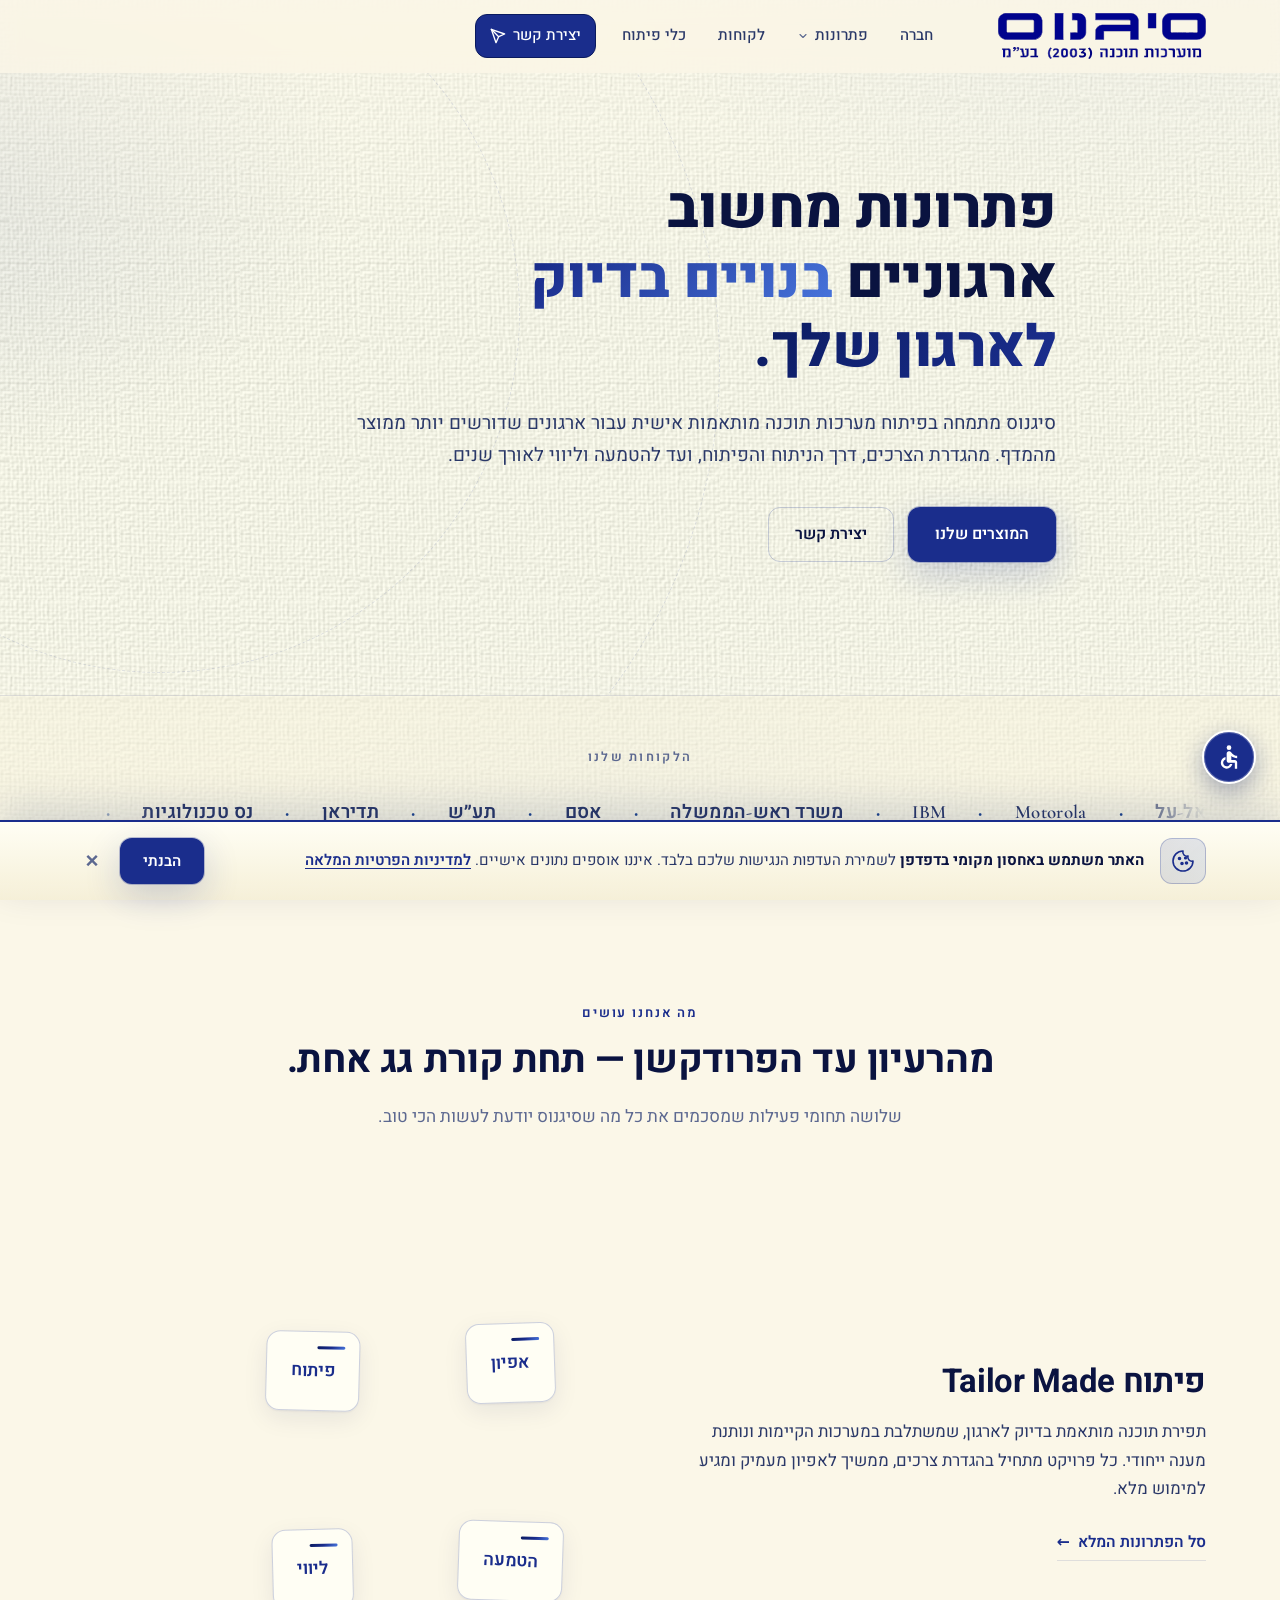
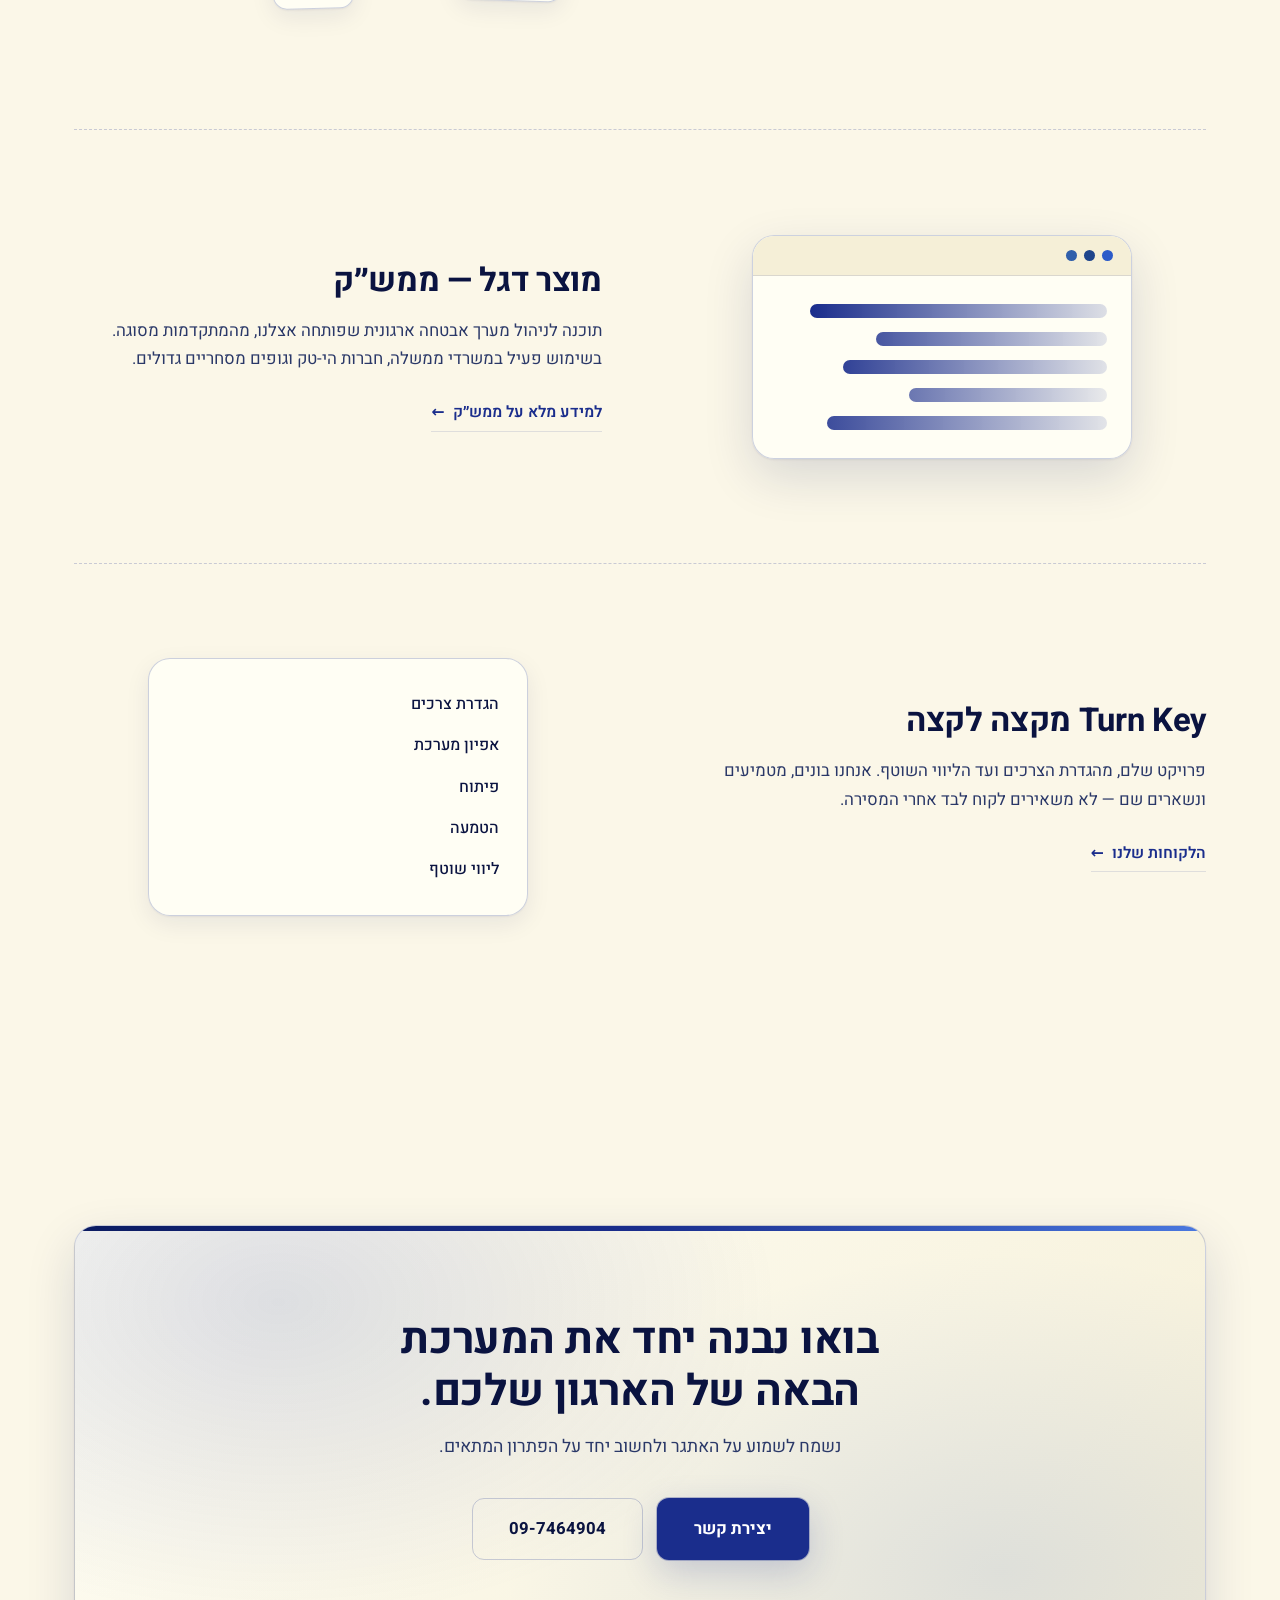
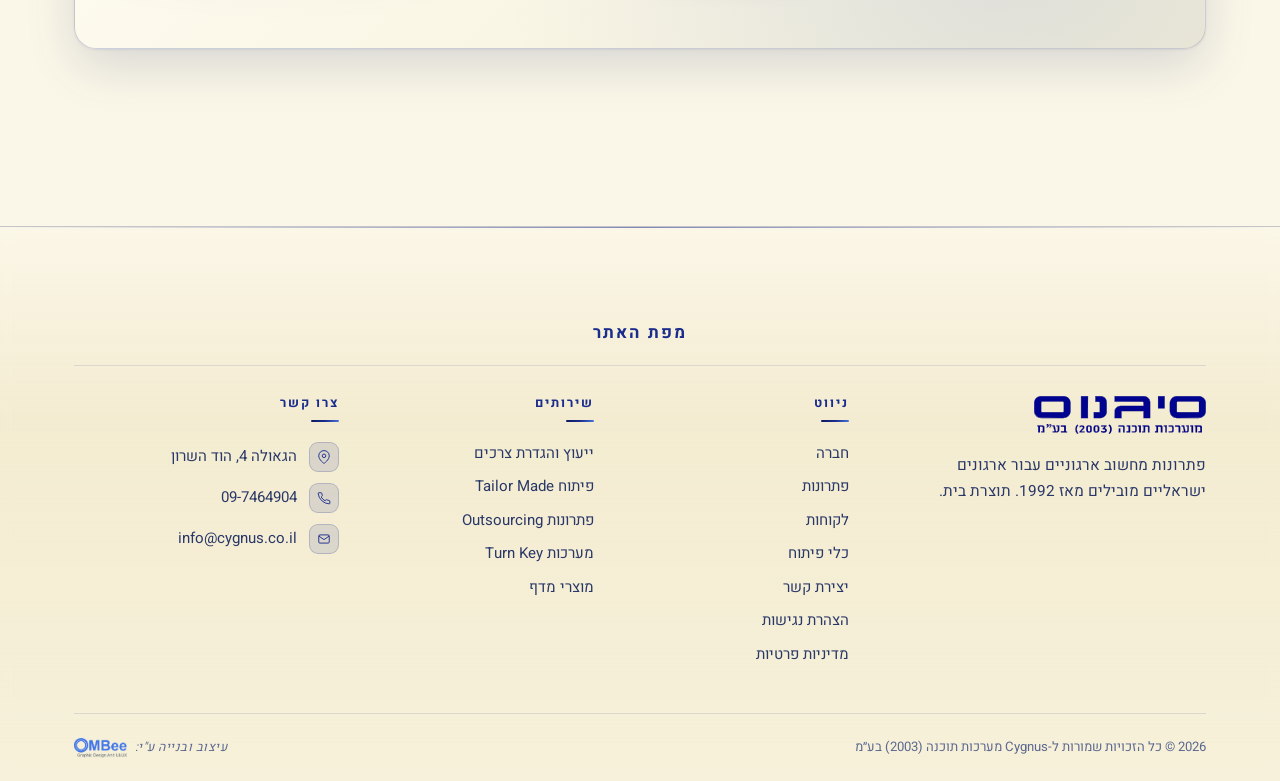
<file: index.html>
<!DOCTYPE html>
<html lang="he" dir="rtl">
<head>
  <meta charset="UTF-8">
  <meta name="viewport" content="width=device-width, initial-scale=1.0">
  <title>סיגנוס מערכות תוכנה (2003) בע״מ</title>
  <meta name="description" content="סיגנוס מערכות תוכנה — בית תוכנה ישראלי משנת 1992, פתרונות מחשוב ארגוניים, פיתוח Tailor Made ומוצרי מדף לארגונים מובילים בישראל.">
  <link rel="icon" type="image/png" href="images/cygnus_icon.png">
  <link rel="preconnect" href="https://fonts.googleapis.com">
  <link rel="preconnect" href="https://fonts.gstatic.com" crossorigin>
  <link href="https://fonts.googleapis.com/css2?family=Heebo:wght@300;400;500;600;700;800;900&family=Assistant:wght@400;600;700&family=Cormorant+Garamond:wght@400;500;600;700&display=swap" rel="stylesheet">
  <link rel="stylesheet" href="styles.css">
</head>
<body>

  <header class="site-header" id="siteHeader">
    <div class="container nav-wrap">
      <a href="index.html" class="brand" aria-label="סיגנוס מערכות תוכנה - דף הבית">
        <img src="images/Cygnus_Logo.svg" alt="סיגנוס מערכות תוכנה (2003) בע״מ" class="brand-logo">
      </a>
      <nav class="primary-nav" aria-label="ניווט ראשי">
        <a href="about.html">חברה</a>
        <div class="nav-dropdown">
          <a href="products.html" class="nav-dropdown-link">פתרונות<svg class="nav-chevron" viewBox="0 0 24 24" fill="none" stroke="currentColor" stroke-width="2.2" stroke-linecap="round" stroke-linejoin="round" aria-hidden="true"><path d="M6 9l6 6 6-6"/></svg></a>
          <ul class="nav-dropdown-menu" role="menu">
            <li><a href="products.html#consulting"><span class="nd-num">01</span><span>ייעוץ והגדרת צרכים</span></a></li>
            <li><a href="products.html#analysis"><span class="nd-num">02</span><span>ניתוח מערכת</span></a></li>
            <li><a href="products.html#tailor"><span class="nd-num">03</span><span>פיתוח Tailor Made</span></a></li>
            <li><a href="products.html#outsourcing"><span class="nd-num">04</span><span>פתרונות Outsourcing</span></a></li>
            <li><a href="products.html#turnkey"><span class="nd-num">05</span><span>מערכות Turn Key</span></a></li>
            <li><a href="products.html#mamshak"><span class="nd-num">06</span><span>מוצרי מדף — ממש”ק</span></a></li>
          </ul>
        </div>
        <a href="customers.html">לקוחות</a>
        <a href="tech.html">כלי פיתוח</a>
        <a href="contact.html" class="cta-link">יצירת קשר<svg class="btn-plane" viewBox="0 0 24 24" fill="none" stroke="currentColor" stroke-width="2" stroke-linecap="round" stroke-linejoin="round" aria-hidden="true"><path d="M22 2L11 13"/><path d="M22 2l-7 20-4-9-9-4 20-7z"/></svg></a>
      </nav>
      <button class="nav-toggle" aria-label="פתיחת תפריט" aria-expanded="false"><span></span><span></span><span></span></button>
    </div>
  </header>

  <!-- HERO with medallion -->
  <section class="hero hero-grid-section" id="top">
    <div class="hero-bg" aria-hidden="true">
      <div class="orbit orbit-1"></div>
      <div class="orbit orbit-2"></div>
    </div>

    <div class="container hero-content">
      <h1>פתרונות מחשוב<br>ארגוניים <span class="grad-text">בנויים בדיוק<br>לארגון שלך.</span></h1>
      <p class="lede">
        סיגנוס מתמחה בפיתוח מערכות תוכנה מותאמות אישית עבור ארגונים שדורשים יותר ממוצר מהמדף.
        מהגדרת הצרכים, דרך הניתוח והפיתוח, ועד להטמעה וליווי לאורך שנים.
      </p>
      <div class="hero-ctas">
        <a href="about.html" class="btn btn-primary">המוצרים שלנו</a>
        <a href="contact.html" class="btn btn-ghost">יצירת קשר</a>
      </div>
    </div>
  </section>

  <!-- Trusted by -->
  <section class="trusted-band">
    <div class="container">
      <p class="trusted-label">הלקוחות שלנו</p>
      <div class="marquee" aria-label="לקוחות מובילים">
        <ul class="marquee-track">
          <li>אל-על</li><li aria-hidden="true">·</li>
          <li>Motorola</li><li aria-hidden="true">·</li>
          <li>IBM</li><li aria-hidden="true">·</li>
          <li>משרד ראש-הממשלה</li><li aria-hidden="true">·</li>
          <li>אסם</li><li aria-hidden="true">·</li>
          <li>תע״ש</li><li aria-hidden="true">·</li>
          <li>תדיראן</li><li aria-hidden="true">·</li>
          <li>נס טכנולוגיות</li><li aria-hidden="true">·</li>
          <li>אורבוטק</li><li aria-hidden="true">·</li>
          <li>בינת</li><li aria-hidden="true">·</li>
          <li>לופטהנזה</li><li aria-hidden="true">·</li>
          <li aria-hidden="true">אל-על</li><li aria-hidden="true">·</li>
          <li aria-hidden="true">Motorola</li><li aria-hidden="true">·</li>
          <li aria-hidden="true">IBM</li><li aria-hidden="true">·</li>
          <li aria-hidden="true">משרד ראש-הממשלה</li><li aria-hidden="true">·</li>
          <li aria-hidden="true">אסם</li><li aria-hidden="true">·</li>
          <li aria-hidden="true">תע״ש</li><li aria-hidden="true">·</li>
          <li aria-hidden="true">תדיראן</li><li aria-hidden="true">·</li>
          <li aria-hidden="true">נס טכנולוגיות</li><li aria-hidden="true">·</li>
          <li aria-hidden="true">אורבוטק</li><li aria-hidden="true">·</li>
          <li aria-hidden="true">בינת</li><li aria-hidden="true">·</li>
          <li aria-hidden="true">לופטהנזה</li><li aria-hidden="true">·</li>
        </ul>
      </div>
    </div>
  </section>

  <!-- What we do — alternating feature rows -->
  <section class="section feature-stack">
    <div class="container">
      <div class="section-head center">
        <p class="section-label">מה אנחנו עושים</p>
        <h2>מהרעיון עד הפרודקשן — תחת קורת גג אחת.</h2>
        <p class="section-sub">שלושה תחומי פעילות שמסכמים את כל מה שסיגנוס יודעת לעשות הכי טוב.</p>
      </div>

      <div class="feature-row">
        <div class="feature-text">
          <span class="feature-num">01</span>
          <h3>פיתוח Tailor Made</h3>
          <p>תפירת תוכנה מותאמת בדיוק לארגון, שמשתלבת במערכות הקיימות ונותנת מענה ייחודי. כל פרויקט מתחיל בהגדרת צרכים, ממשיך לאפיון מעמיק ומגיע למימוש מלא.</p>
          <a href="about.html" class="feature-link">סל הפתרונות המלא <span aria-hidden="true">←</span></a>
        </div>
        <div class="feature-visual feature-visual-01" aria-hidden="true">
          <div class="fv-card fv-card-1"><span>אפיון</span></div>
          <div class="fv-card fv-card-2"><span>פיתוח</span></div>
          <div class="fv-card fv-card-3"><span>הטמעה</span></div>
          <div class="fv-card fv-card-4"><span>ליווי</span></div>
        </div>
      </div>

      <div class="feature-row reverse">
        <div class="feature-text">
          <span class="feature-num">02</span>
          <h3>מוצר דגל — ממש״ק</h3>
          <p>תוכנה לניהול מערך אבטחה ארגונית שפותחה אצלנו, מהמתקדמות מסוגה. בשימוש פעיל במשרדי ממשלה, חברות הי-טק וגופים מסחריים גדולים.</p>
          <a href="products.html" class="feature-link">למידע מלא על ממש״ק <span aria-hidden="true">←</span></a>
        </div>
        <div class="feature-visual feature-visual-02" aria-hidden="true">
          <div class="fv-product">
            <div class="fv-product-head">
              <span class="fv-dot"></span><span class="fv-dot"></span><span class="fv-dot"></span>
            </div>
            <div class="fv-product-body">
              <div class="fv-bar w-90"></div>
              <div class="fv-bar w-70"></div>
              <div class="fv-bar w-80"></div>
              <div class="fv-bar w-60"></div>
              <div class="fv-bar w-85"></div>
            </div>
          </div>
        </div>
      </div>

      <div class="feature-row">
        <div class="feature-text">
          <span class="feature-num">03</span>
          <h3>Turn Key מקצה לקצה</h3>
          <p>פרויקט שלם, מהגדרת הצרכים ועד הליווי השוטף. אנחנו בונים, מטמיעים ונשארים שם — לא משאירים לקוח לבד אחרי המסירה.</p>
          <a href="customers.html" class="feature-link">הלקוחות שלנו <span aria-hidden="true">←</span></a>
        </div>
        <div class="feature-visual feature-visual-03" aria-hidden="true">
          <ol class="fv-timeline">
            <li><span class="fv-step">1</span><span>הגדרת צרכים</span></li>
            <li><span class="fv-step">2</span><span>אפיון מערכת</span></li>
            <li><span class="fv-step">3</span><span>פיתוח</span></li>
            <li><span class="fv-step">4</span><span>הטמעה</span></li>
            <li><span class="fv-step">5</span><span>ליווי שוטף</span></li>
          </ol>
        </div>
      </div>
    </div>
  </section>

  <!-- Big final CTA -->
  <section class="section big-cta">
    <div class="container">
      <div class="big-cta-wrap">
        <div class="big-cta-decor" aria-hidden="true"></div>
        <h2>בואו נבנה יחד את המערכת<br>הבאה של הארגון שלכם.</h2>
        <p class="big-cta-lede">נשמח לשמוע על האתגר ולחשוב יחד על הפתרון המתאים.</p>
        <div class="big-cta-actions">
          <a href="contact.html" class="btn btn-primary btn-lg">יצירת קשר</a>
          <a href="tel:+97297464904" class="btn btn-ghost btn-lg">09-7464904</a>
        </div>
      </div>
    </div>
  </section>

  <!-- Rich Footer -->
  <footer class="site-footer rich-footer">
    <div class="container">
      <div class="footer-sitemap">
        <h4>מפת האתר</h4>
      </div>
      <div class="footer-main">

        <div class="footer-brand-col">
          <a href="index.html" class="footer-brand-link">
            <img src="images/Cygnus_Logo.svg" alt="סיגנוס מערכות תוכנה (2003) בע״מ" class="brand-logo">
          </a>
          <p class="footer-tag">פתרונות מחשוב ארגוניים עבור ארגונים ישראליים מובילים מאז 1992. תוצרת בית.</p>
          
        </div>

        <div class="footer-col">
          <h4>ניווט</h4>
          <ul>
            <li><a href="about.html">חברה</a></li>
            <li><a href="products.html">פתרונות</a></li>
            <li><a href="customers.html">לקוחות</a></li>
            <li><a href="tech.html">כלי פיתוח</a></li>
            <li><a href="contact.html">יצירת קשר</a></li>
            <li><a href="accessibility.html">הצהרת נגישות</a></li>
            <li><a href="privacy.html">מדיניות פרטיות</a></li>
          </ul>
        </div>

        <div class="footer-col">
          <h4>שירותים</h4>
          <ul>
            <li>ייעוץ והגדרת צרכים</li>
            <li>פיתוח Tailor Made</li>
            <li>פתרונות Outsourcing</li>
            <li>מערכות Turn Key</li>
            <li>מוצרי מדף</li>
          </ul>
        </div>

        <div class="footer-col">
          <h4>צרו קשר</h4>
          <ul class="footer-contact">
            <li>
              <span class="fc-icon" aria-hidden="true">
                <svg viewBox="0 0 24 24" fill="none" stroke="currentColor" stroke-width="1.6"><path d="M21 10c0 7-9 13-9 13S3 17 3 10a9 9 0 1118 0z"/><circle cx="12" cy="10" r="3"/></svg>
              </span>
              הגאולה 4, הוד השרון
            </li>
            <li>
              <span class="fc-icon" aria-hidden="true">
                <svg viewBox="0 0 24 24" fill="none" stroke="currentColor" stroke-width="1.6"><path d="M22 16.92V21a1 1 0 01-1.09 1A19.9 19.9 0 012 4.09 1 1 0 013 3h4.09a1 1 0 011 .75l1 4a1 1 0 01-.27 1L7.21 10.21a16 16 0 006.58 6.58l1.46-1.46a1 1 0 011-.27l4 1a1 1 0 01.75 1z"/></svg>
              </span>
              <a href="tel:+97297464904">09-7464904</a>
            </li>
            <li>
              <span class="fc-icon" aria-hidden="true">
                <svg viewBox="0 0 24 24" fill="none" stroke="currentColor" stroke-width="1.6"><rect x="3" y="5" width="18" height="14" rx="2"/><path d="M3 7l9 6 9-6"/></svg>
              </span>
              <a href="mailto:info@cygnus.co.il">info@cygnus.co.il</a>
            </li>
          </ul>
        </div>

      </div>

      <div class="footer-bottom">
        <p class="footer-copy"><span dir="ltr">© <span id="year">2026</span></span> כל הזכויות שמורות ל-Cygnus מערכות תוכנה (2003) בע״מ</p>
        <p class="footer-mini"><span>עיצוב ובנייה ע"י:</span> <a href="https://ombee.co.il" target="_blank" rel="noopener" class="ombee-link"><img src="images/ombee-logo.png" alt="OMBee" class="ombee-logo"></a></p>
      </div>
    </div>
  </footer>

  <!-- תפריט נגישות -->
  <div class="a11y-widget" id="a11yWidget">
    <button class="a11y-toggle" id="a11yToggle" aria-label="פתיחת תפריט נגישות" aria-expanded="false" aria-controls="a11yPanel" type="button">
      <svg viewBox="0 0 24 24" fill="currentColor" aria-hidden="true">
        <circle cx="12" cy="4" r="2"/>
        <path d="M19 13v-2c-1.54.02-3.09-.75-4.07-1.83l-1.29-1.43c-.17-.19-.38-.34-.61-.45-.01 0-.01-.01-.02-.01H13c-.35-.2-.75-.3-1.18-.26C10.79 7.13 10 8.04 10 9.09V15c0 1.1.9 2 2 2h5v5h2v-5.5c0-1.1-.9-2-2-2h-3v-3.45c1.29 1.07 3.25 1.94 5 1.95zm-6.17 5c-.41 1.16-1.52 2-2.83 2-1.66 0-3-1.34-3-3 0-1.31.84-2.41 2-2.83V12.1c-2.28.46-4 2.48-4 4.9 0 2.76 2.24 5 5 5 2.42 0 4.44-1.72 4.9-4h-2.07z"/>
      </svg>
    </button>

    <div class="a11y-panel" id="a11yPanel" role="dialog" aria-label="תפריט נגישות" aria-modal="false">
      <div class="a11y-head">
        <h3>תפריט נגישות</h3>
        <button class="a11y-close" id="a11yClose" aria-label="סגירת תפריט נגישות" type="button">×</button>
      </div>


      <div class="a11y-grid">
        <button class="a11y-cell" data-acc="links" type="button" aria-pressed="false">
          <svg viewBox="0 0 24 24" fill="none" stroke="currentColor" stroke-width="1.7" stroke-linecap="round" stroke-linejoin="round" aria-hidden="true">
            <path d="M10 13a5 5 0 0 0 7.54.54l3-3a5 5 0 0 0-7.07-7.07l-1.72 1.71"/>
            <path d="M14 11a5 5 0 0 0-7.54-.54l-3 3a5 5 0 0 0 7.07 7.07l1.71-1.71"/>
          </svg>
          <span>הדגשת קישורים</span>
        </button>
        <button class="a11y-cell" data-acc="contrast" type="button" aria-pressed="false">
          <svg viewBox="0 0 24 24" aria-hidden="true">
            <circle cx="12" cy="12" r="9.5" fill="none" stroke="currentColor" stroke-width="1.7"/>
            <path d="M12 2.5v19a9.5 9.5 0 0 0 0-19z" fill="currentColor"/>
          </svg>
          <span>+ ניגודיות</span>
        </button>
        <button class="a11y-cell" data-acc="spacing" type="button" aria-pressed="false">
          <svg viewBox="0 0 24 24" fill="none" stroke="currentColor" stroke-width="1.7" stroke-linecap="round" stroke-linejoin="round" aria-hidden="true">
            <path d="M4 12h16" stroke-dasharray="2 2"/>
            <path d="M4 12l4-4M4 12l4 4"/>
            <path d="M20 12l-4-4M20 12l-4 4"/>
          </svg>
          <span>ריווח טקסט</span>
        </button>
        <button class="a11y-cell" data-acc="big-text" type="button" aria-pressed="false">
          <svg viewBox="0 0 24 24" aria-hidden="true">
            <text x="12" y="17" text-anchor="middle" font-family="Heebo, sans-serif" font-size="16" font-weight="800" fill="currentColor">TT</text>
          </svg>
          <span>טקסט גדול</span>
        </button>
        <button class="a11y-cell" data-acc="hide-images" type="button" aria-pressed="false">
          <svg viewBox="0 0 24 24" fill="none" stroke="currentColor" stroke-width="1.7" stroke-linecap="round" stroke-linejoin="round" aria-hidden="true">
            <rect x="3" y="3" width="18" height="18" rx="2"/>
            <circle cx="8.5" cy="8.5" r="1.5" fill="currentColor"/>
            <path d="M21 15l-5-5-9 9"/>
            <line x1="3" y1="3" x2="21" y2="21" stroke-width="2"/>
          </svg>
          <span>הסתרת תמונות</span>
        </button>
        <button class="a11y-cell" data-acc="no-anim" type="button" aria-pressed="false">
          <svg viewBox="0 0 24 24" fill="none" stroke="currentColor" stroke-width="1.8" stroke-linecap="round" aria-hidden="true">
            <line x1="9" y1="5" x2="9" y2="19" stroke-dasharray="3 2"/>
            <line x1="15" y1="5" x2="15" y2="19" stroke-dasharray="3 2"/>
          </svg>
          <span>ביטול הנפשות</span>
        </button>
        <button class="a11y-cell" data-acc="cursor" type="button" aria-pressed="false">
          <svg viewBox="0 0 24 24" fill="none" stroke="currentColor" stroke-width="1.7" stroke-linecap="round" stroke-linejoin="round" aria-hidden="true">
            <path d="M5 3l7 18 3-7 7-3z"/>
          </svg>
          <span>סמן</span>
        </button>
        <button class="a11y-cell" data-acc="dyslexia" type="button" aria-pressed="false">
          <svg viewBox="0 0 24 24" aria-hidden="true">
            <text x="12" y="17" text-anchor="middle" font-family="Heebo, sans-serif" font-size="14" font-weight="700" fill="currentColor">Df</text>
          </svg>
          <span>תמיכה בדיסלקסיה</span>
        </button>
        <button class="a11y-cell" data-acc="line-height" type="button" aria-pressed="false">
          <svg viewBox="0 0 24 24" fill="none" stroke="currentColor" stroke-width="1.7" stroke-linecap="round" stroke-linejoin="round" aria-hidden="true">
            <path d="M6 6h14M6 12h14M6 18h14"/>
            <path d="M3 5l-1 1.5L3 8M3 16l-1 1.5L3 19" opacity=".8"/>
          </svg>
          <span>גובה שורה</span>
        </button>
        <button class="a11y-cell" data-acc="tooltips" type="button" aria-pressed="false">
          <svg viewBox="0 0 24 24" fill="none" stroke="currentColor" stroke-width="1.7" stroke-linecap="round" stroke-linejoin="round" aria-hidden="true">
            <path d="M21 15a2 2 0 0 1-2 2H7l-4 4V5a2 2 0 0 1 2-2h14a2 2 0 0 1 2 2z"/>
            <line x1="12" y1="11" x2="12" y2="14"/>
            <circle cx="12" cy="8" r=".8" fill="currentColor"/>
          </svg>
          <span>תאורים</span>
        </button>
        <button class="a11y-cell" data-acc="calm" type="button" aria-pressed="false">
          <svg viewBox="0 0 24 24" fill="currentColor" aria-hidden="true">
            <path d="M12 2.5C7.5 9 5.5 13 5.5 16a6.5 6.5 0 0 0 13 0c0-3-2-7-6.5-13.5z"/>
          </svg>
          <span>רוגע</span>
        </button>
        <button class="a11y-cell" data-acc="text-align" type="button" aria-pressed="false">
          <svg viewBox="0 0 24 24" fill="none" stroke="currentColor" stroke-width="1.7" stroke-linecap="round" aria-hidden="true">
            <line x1="3" y1="6" x2="21" y2="6"/>
            <line x1="3" y1="12" x2="15" y2="12"/>
            <line x1="3" y1="18" x2="18" y2="18"/>
          </svg>
          <span>יישור טקסט</span>
        </button>
      </div>

      <button class="a11y-reset-btn" data-acc="reset" type="button">
        <svg viewBox="0 0 24 24" fill="none" stroke="currentColor" stroke-width="2" stroke-linecap="round" stroke-linejoin="round" aria-hidden="true">
          <path d="M3 12a9 9 0 0 1 15.5-6.3L21 8"/>
          <path d="M21 3v5h-5"/>
          <path d="M21 12a9 9 0 0 1-15.5 6.3L3 16"/>
          <path d="M3 21v-5h5"/>
        </svg>
        <span>איפוס את כל הגדרות הנגישות</span>
      </button>

      <div class="a11y-foot">
        <a href="accessibility.html">הצהרת נגישות</a>
        <span aria-hidden="true">·</span>
        <a href="privacy.html">מדיניות פרטיות</a>
      </div>
    </div>
  </div>

  <script src="script.js" defer></script>
</body>
</html>
</file>
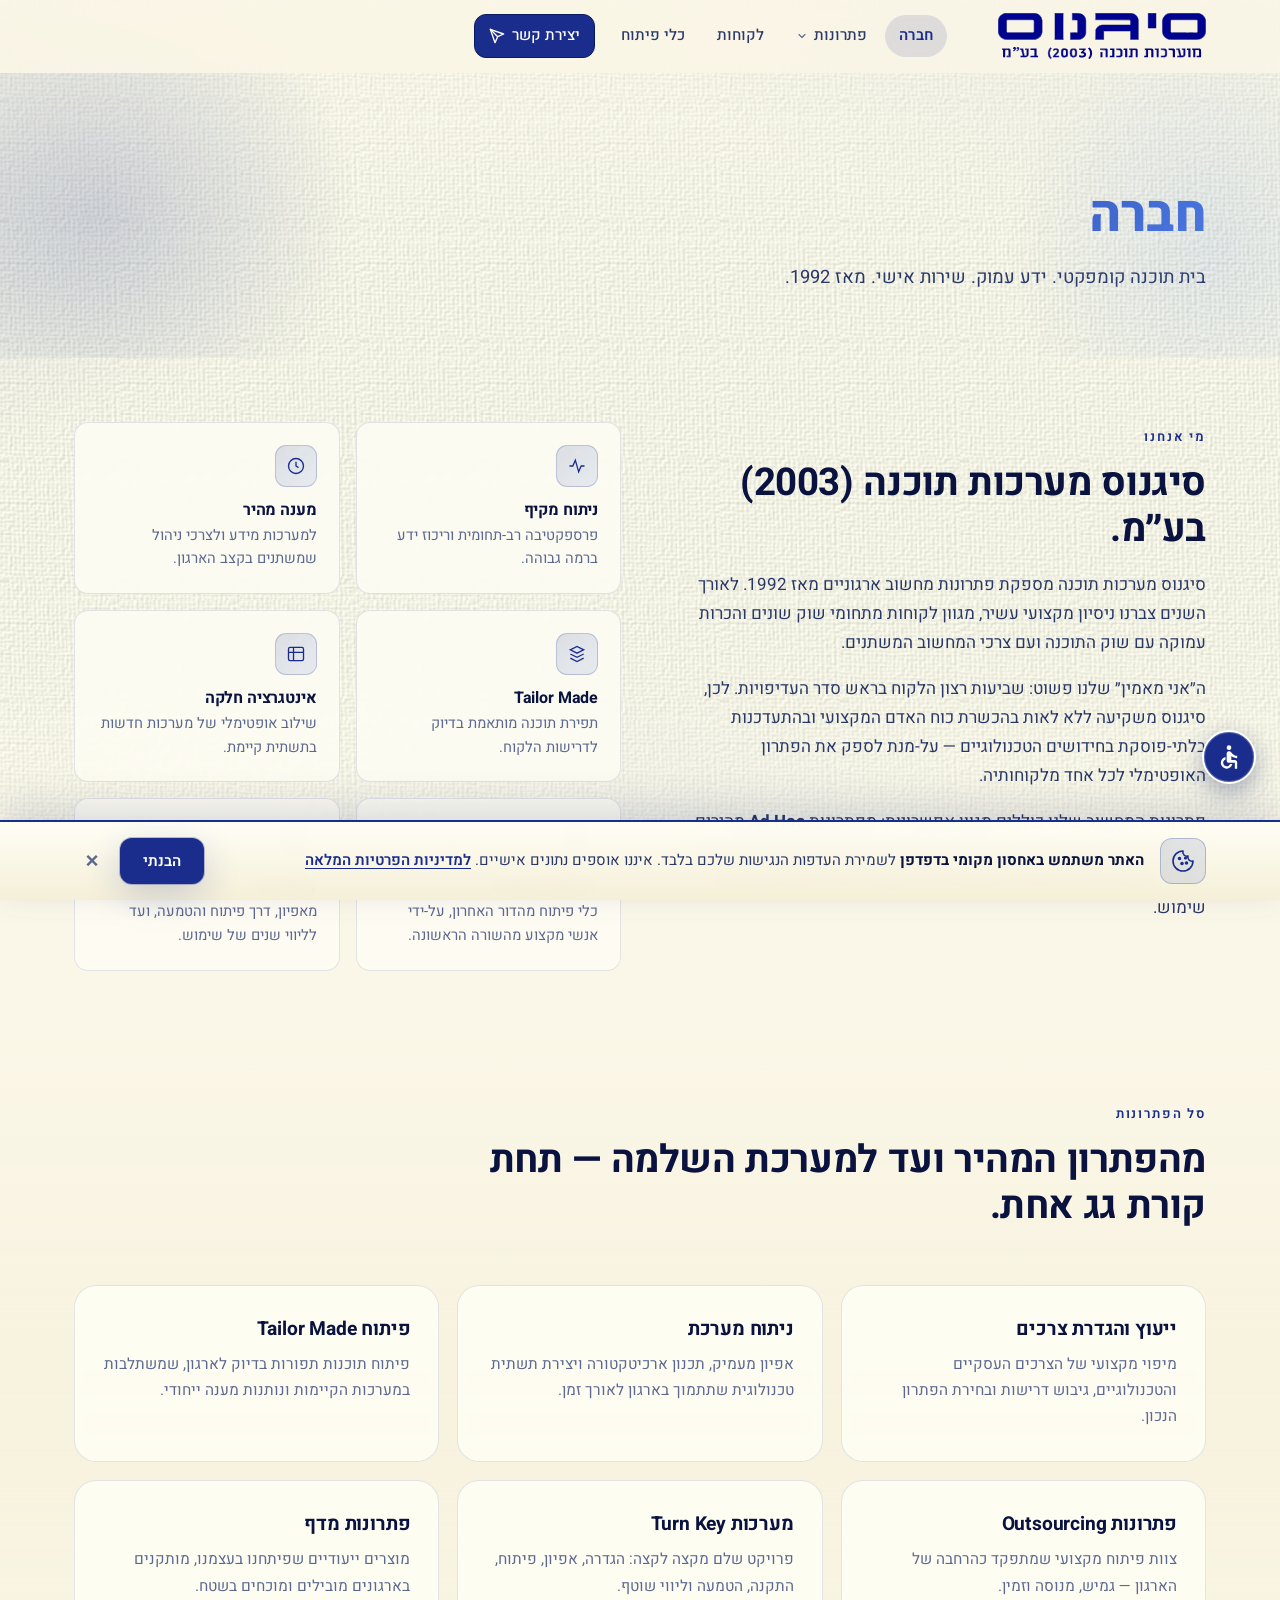
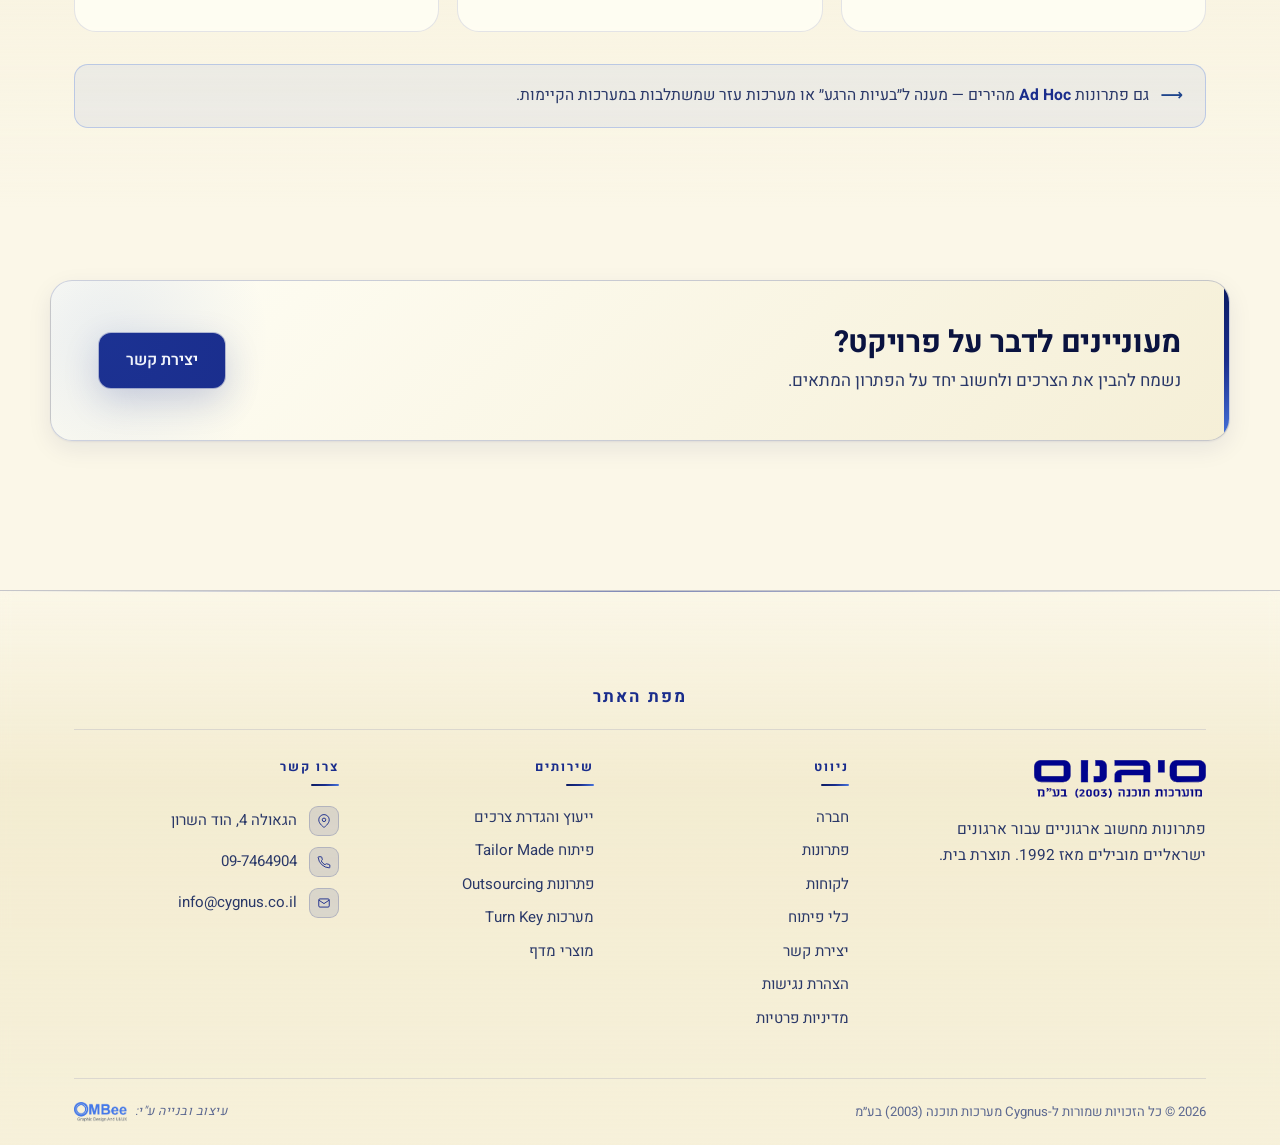
<file: about.html>
<!DOCTYPE html>
<html lang="he" dir="rtl">
<head>
  <meta charset="UTF-8">
  <meta name="viewport" content="width=device-width, initial-scale=1.0">
  <title>חברה — סיגנוס מערכות תוכנה (2003) בע״מ</title>
  <meta name="description" content="פרופיל חברת סיגנוס מערכות תוכנה: בית תוכנה ישראלי משנת 1992, פתרונות מחשוב ארגוניים, פיתוח Tailor Made וסל פתרונות מקיף.">
  <link rel="icon" type="image/png" href="images/cygnus_icon.png">
  <link rel="preconnect" href="https://fonts.googleapis.com">
  <link rel="preconnect" href="https://fonts.gstatic.com" crossorigin>
  <link href="https://fonts.googleapis.com/css2?family=Heebo:wght@300;400;500;600;700;800;900&family=Assistant:wght@400;600;700&display=swap" rel="stylesheet">
  <link rel="stylesheet" href="styles.css">
</head>
<body>

  <header class="site-header" id="siteHeader">
    <div class="container nav-wrap">
      <a href="index.html" class="brand" aria-label="סיגנוס מערכות תוכנה - דף הבית">
        <img src="images/Cygnus_Logo.svg" alt="סיגנוס מערכות תוכנה (2003) בע״מ" class="brand-logo">
      </a>
      <nav class="primary-nav" aria-label="ניווט ראשי">
        <a href="about.html" class="is-active">חברה</a>
        <div class="nav-dropdown">
          <a href="products.html" class="nav-dropdown-link">פתרונות<svg class="nav-chevron" viewBox="0 0 24 24" fill="none" stroke="currentColor" stroke-width="2.2" stroke-linecap="round" stroke-linejoin="round" aria-hidden="true"><path d="M6 9l6 6 6-6"/></svg></a>
          <ul class="nav-dropdown-menu" role="menu">
            <li><a href="products.html#consulting"><span class="nd-num">01</span><span>ייעוץ והגדרת צרכים</span></a></li>
            <li><a href="products.html#analysis"><span class="nd-num">02</span><span>ניתוח מערכת</span></a></li>
            <li><a href="products.html#tailor"><span class="nd-num">03</span><span>פיתוח Tailor Made</span></a></li>
            <li><a href="products.html#outsourcing"><span class="nd-num">04</span><span>פתרונות Outsourcing</span></a></li>
            <li><a href="products.html#turnkey"><span class="nd-num">05</span><span>מערכות Turn Key</span></a></li>
            <li><a href="products.html#mamshak"><span class="nd-num">06</span><span>מוצרי מדף — ממש”ק</span></a></li>
          </ul>
        </div>
        <a href="customers.html">לקוחות</a>
        <a href="tech.html">כלי פיתוח</a>
        <a href="contact.html" class="cta-link">יצירת קשר<svg class="btn-plane" viewBox="0 0 24 24" fill="none" stroke="currentColor" stroke-width="2" stroke-linecap="round" stroke-linejoin="round" aria-hidden="true"><path d="M22 2L11 13"/><path d="M22 2l-7 20-4-9-9-4 20-7z"/></svg></a>
      </nav>
      <button class="nav-toggle" aria-label="פתיחת תפריט" aria-expanded="false"><span></span><span></span><span></span></button>
    </div>
  </header>

  <section class="page-hero">
    <div class="container">
      <h1>חברה</h1>
      <p class="page-lede">בית תוכנה קומפקטי. ידע עמוק. שירות אישי. מאז 1992.</p>
    </div>
  </section>

  <section class="section">
    <div class="container grid-2">
      <div>
        <p class="section-label">מי אנחנו</p>
        <h2>סיגנוס מערכות תוכנה (2003) בע״מ.</h2>
        <p>
          סיגנוס מערכות תוכנה מספקת פתרונות מחשוב ארגוניים מאז 1992.
          לאורך השנים צברנו ניסיון מקצועי עשיר, מגוון לקוחות מתחומי שוק שונים והכרות עמוקה
          עם שוק התוכנה ועם צרכי המחשוב המשתנים.
        </p>
        <p>
          ה״אני מאמין״ שלנו פשוט: שביעות רצון הלקוח בראש סדר העדיפויות.
          לכן, סיגנוס משקיעה ללא לאות בהכשרת כוח האדם המקצועי ובהתעדכנות בלתי-פוסקת
          בחידושים הטכנולוגיים — על-מנת לספק את הפתרון האופטימלי לכל אחד מלקוחותיה.
        </p>
        <p>
          פתרונות המחשוב שלנו כוללים מגוון אפשרויות: מפתרונות <strong>Ad Hoc</strong> מהירים,
          דרך מערכות עזר המשתלבות במערכות הקיימות, ועד פתרונות כוללים וארוכי טווח —
          משלב הגדרת הצרכים, אפיון, בנייה, הטמעה וליווי לאורך שנים של שימוש.
        </p>
      </div>

      <ul class="value-grid">
        <li>
          <div class="value-icon" aria-hidden="true"><svg viewBox="0 0 24 24" fill="none" stroke="currentColor" stroke-width="1.6"><path d="M3 12h4l3-7 4 14 3-7h4"/></svg></div>
          <h3>ניתוח מקיף</h3>
          <p>פרספקטיבה רב-תחומית וריכוז ידע ברמה גבוהה.</p>
        </li>
        <li>
          <div class="value-icon" aria-hidden="true"><svg viewBox="0 0 24 24" fill="none" stroke="currentColor" stroke-width="1.6"><circle cx="12" cy="12" r="9"/><path d="M12 7v5l3 2"/></svg></div>
          <h3>מענה מהיר</h3>
          <p>למערכות מידע ולצרכי ניהול שמשתנים בקצב הארגון.</p>
        </li>
        <li>
          <div class="value-icon" aria-hidden="true"><svg viewBox="0 0 24 24" fill="none" stroke="currentColor" stroke-width="1.6"><path d="M4 7l8-4 8 4-8 4-8-4z"/><path d="M4 12l8 4 8-4"/><path d="M4 17l8 4 8-4"/></svg></div>
          <h3>Tailor Made</h3>
          <p>תפירת תוכנה מותאמת בדיוק לדרישות הלקוח.</p>
        </li>
        <li>
          <div class="value-icon" aria-hidden="true"><svg viewBox="0 0 24 24" fill="none" stroke="currentColor" stroke-width="1.6"><rect x="3" y="4" width="18" height="16" rx="2"/><path d="M3 10h18M9 4v16"/></svg></div>
          <h3>אינטגרציה חלקה</h3>
          <p>שילוב אופטימלי של מערכות חדשות בתשתית קיימת.</p>
        </li>
        <li>
          <div class="value-icon" aria-hidden="true"><svg viewBox="0 0 24 24" fill="none" stroke="currentColor" stroke-width="1.6"><path d="M12 2v4M12 18v4M4.93 4.93l2.83 2.83M16.24 16.24l2.83 2.83M2 12h4M18 12h4M4.93 19.07l2.83-2.83M16.24 7.76l2.83-2.83"/></svg></div>
          <h3>חדשנות מתמדת</h3>
          <p>כלי פיתוח מהדור האחרון, על-ידי אנשי מקצוע מהשורה הראשונה.</p>
        </li>
        <li>
          <div class="value-icon" aria-hidden="true"><svg viewBox="0 0 24 24" fill="none" stroke="currentColor" stroke-width="1.6"><path d="M21 12a9 9 0 11-9-9"/><path d="M21 3l-9 9"/><path d="M15 3h6v6"/></svg></div>
          <h3>Turn Key</h3>
          <p>מאפיון, דרך פיתוח והטמעה, ועד לליווי שנים של שימוש.</p>
        </li>
      </ul>
    </div>
  </section>

  <section class="section services">
    <div class="container">
      <div class="section-head">
        <p class="section-label">סל הפתרונות</p>
        <h2>מהפתרון המהיר ועד למערכת השלמה — תחת קורת גג אחת.</h2>
      </div>

      <div class="services-grid">
        <article class="service-card">
          <span class="service-num">01</span>
          <h3>ייעוץ והגדרת צרכים</h3>
          <p>מיפוי מקצועי של הצרכים העסקיים והטכנולוגיים, גיבוש דרישות ובחירת הפתרון הנכון.</p>
        </article>
        <article class="service-card">
          <span class="service-num">02</span>
          <h3>ניתוח מערכת</h3>
          <p>אפיון מעמיק, תכנון ארכיטקטורה ויצירת תשתית טכנולוגית שתתמוך בארגון לאורך זמן.</p>
        </article>
        <article class="service-card">
          <span class="service-num">03</span>
          <h3>פיתוח Tailor Made</h3>
          <p>פיתוח תוכנות תפורות בדיוק לארגון, שמשתלבות במערכות הקיימות ונותנות מענה ייחודי.</p>
        </article>
        <article class="service-card">
          <span class="service-num">04</span>
          <h3>פתרונות Outsourcing</h3>
          <p>צוות פיתוח מקצועי שמתפקד כהרחבה של הארגון — גמיש, מנוסה וזמין.</p>
        </article>
        <article class="service-card">
          <span class="service-num">05</span>
          <h3>מערכות Turn Key</h3>
          <p>פרויקט שלם מקצה לקצה: הגדרה, אפיון, פיתוח, התקנה, הטמעה וליווי שוטף.</p>
        </article>
        <article class="service-card">
          <span class="service-num">06</span>
          <h3>פתרונות מדף</h3>
          <p>מוצרים ייעודיים שפיתחנו בעצמנו, מותקנים בארגונים מובילים ומוכחים בשטח.</p>
        </article>
      </div>

      <p class="ad-hoc-note">
        <span aria-hidden="true">⟶</span>
        גם פתרונות <strong>Ad Hoc</strong> מהירים — מענה ל״בעיות הרגע״ או מערכות עזר שמשתלבות במערכות הקיימות.
      </p>
    </div>
  </section>

  <section class="section cta-strip">
    <div class="container cta-wrap">
      <div>
        <h2>מעוניינים לדבר על פרויקט?</h2>
        <p>נשמח להבין את הצרכים ולחשוב יחד על הפתרון המתאים.</p>
      </div>
      <a href="contact.html" class="btn btn-primary">יצירת קשר</a>
    </div>
  </section>

  <footer class="site-footer rich-footer">
    <div class="container">
      <div class="footer-sitemap">
        <h4>מפת האתר</h4>
      </div>
      <div class="footer-main">
        <div class="footer-brand-col">
          <a href="index.html" class="footer-brand-link">
            <img src="images/Cygnus_Logo.svg" alt="סיגנוס מערכות תוכנה (2003) בע״מ" class="brand-logo">
          </a>
          <p class="footer-tag">פתרונות מחשוב ארגוניים עבור ארגונים ישראליים מובילים מאז 1992. תוצרת בית.</p>
          
        </div>
        <div class="footer-col">
          <h4>ניווט</h4>
          <ul>
            <li><a href="about.html">חברה</a></li>
            <li><a href="products.html">פתרונות</a></li>
            <li><a href="customers.html">לקוחות</a></li>
            <li><a href="tech.html">כלי פיתוח</a></li>
            <li><a href="contact.html">יצירת קשר</a></li>
            <li><a href="accessibility.html">הצהרת נגישות</a></li>
            <li><a href="privacy.html">מדיניות פרטיות</a></li>
          </ul>
        </div>
        <div class="footer-col">
          <h4>שירותים</h4>
          <ul>
            <li>ייעוץ והגדרת צרכים</li>
            <li>פיתוח Tailor Made</li>
            <li>פתרונות Outsourcing</li>
            <li>מערכות Turn Key</li>
            <li>מוצרי מדף</li>
          </ul>
        </div>
        <div class="footer-col">
          <h4>צרו קשר</h4>
          <ul class="footer-contact">
            <li><span class="fc-icon" aria-hidden="true"><svg viewBox="0 0 24 24" fill="none" stroke="currentColor" stroke-width="1.6"><path d="M21 10c0 7-9 13-9 13S3 17 3 10a9 9 0 1118 0z"/><circle cx="12" cy="10" r="3"/></svg></span>הגאולה 4, הוד השרון</li>
            <li><span class="fc-icon" aria-hidden="true"><svg viewBox="0 0 24 24" fill="none" stroke="currentColor" stroke-width="1.6"><path d="M22 16.92V21a1 1 0 01-1.09 1A19.9 19.9 0 012 4.09 1 1 0 013 3h4.09a1 1 0 011 .75l1 4a1 1 0 01-.27 1L7.21 10.21a16 16 0 006.58 6.58l1.46-1.46a1 1 0 011-.27l4 1a1 1 0 01.75 1z"/></svg></span><a href="tel:+97297464904">09-7464904</a></li>
            <li><span class="fc-icon" aria-hidden="true"><svg viewBox="0 0 24 24" fill="none" stroke="currentColor" stroke-width="1.6"><rect x="3" y="5" width="18" height="14" rx="2"/><path d="M3 7l9 6 9-6"/></svg></span><a href="mailto:info@cygnus.co.il">info@cygnus.co.il</a></li>
          </ul>
        </div>
      </div>
      <div class="footer-bottom">
        <p class="footer-copy"><span dir="ltr">© <span id="year">2026</span></span> כל הזכויות שמורות ל-Cygnus מערכות תוכנה (2003) בע״מ</p>
        <p class="footer-mini"><span>עיצוב ובנייה ע"י:</span> <a href="https://ombee.co.il" target="_blank" rel="noopener" class="ombee-link"><img src="images/ombee-logo.png" alt="OMBee" class="ombee-logo"></a></p>
      </div>
    </div>
  </footer>

  <!-- תפריט נגישות -->
  <div class="a11y-widget" id="a11yWidget">
    <button class="a11y-toggle" id="a11yToggle" aria-label="פתיחת תפריט נגישות" aria-expanded="false" aria-controls="a11yPanel" type="button">
      <svg viewBox="0 0 24 24" fill="currentColor" aria-hidden="true">
        <circle cx="12" cy="4" r="2"/>
        <path d="M19 13v-2c-1.54.02-3.09-.75-4.07-1.83l-1.29-1.43c-.17-.19-.38-.34-.61-.45-.01 0-.01-.01-.02-.01H13c-.35-.2-.75-.3-1.18-.26C10.79 7.13 10 8.04 10 9.09V15c0 1.1.9 2 2 2h5v5h2v-5.5c0-1.1-.9-2-2-2h-3v-3.45c1.29 1.07 3.25 1.94 5 1.95zm-6.17 5c-.41 1.16-1.52 2-2.83 2-1.66 0-3-1.34-3-3 0-1.31.84-2.41 2-2.83V12.1c-2.28.46-4 2.48-4 4.9 0 2.76 2.24 5 5 5 2.42 0 4.44-1.72 4.9-4h-2.07z"/>
      </svg>
    </button>
    <div class="a11y-panel" id="a11yPanel" role="dialog" aria-label="תפריט נגישות" aria-modal="false">
      <div class="a11y-head">
        <h3>תפריט נגישות</h3>
        <button class="a11y-close" id="a11yClose" aria-label="סגירת תפריט נגישות" type="button">×</button>
      </div>
      <div class="a11y-grid">
        <button class="a11y-cell" data-acc="links" type="button" aria-pressed="false"><svg viewBox="0 0 24 24" fill="none" stroke="currentColor" stroke-width="1.7" stroke-linecap="round" stroke-linejoin="round" aria-hidden="true"><path d="M10 13a5 5 0 0 0 7.54.54l3-3a5 5 0 0 0-7.07-7.07l-1.72 1.71"/><path d="M14 11a5 5 0 0 0-7.54-.54l-3 3a5 5 0 0 0 7.07 7.07l1.71-1.71"/></svg><span>הדגשת קישורים</span></button>
        <button class="a11y-cell" data-acc="contrast" type="button" aria-pressed="false"><svg viewBox="0 0 24 24" aria-hidden="true"><circle cx="12" cy="12" r="9.5" fill="none" stroke="currentColor" stroke-width="1.7"/><path d="M12 2.5v19a9.5 9.5 0 0 0 0-19z" fill="currentColor"/></svg><span>+ ניגודיות</span></button>
        <button class="a11y-cell" data-acc="spacing" type="button" aria-pressed="false"><svg viewBox="0 0 24 24" fill="none" stroke="currentColor" stroke-width="1.7" stroke-linecap="round" stroke-linejoin="round" aria-hidden="true"><path d="M4 12h16" stroke-dasharray="2 2"/><path d="M4 12l4-4M4 12l4 4"/><path d="M20 12l-4-4M20 12l-4 4"/></svg><span>ריווח טקסט</span></button>
        <button class="a11y-cell" data-acc="big-text" type="button" aria-pressed="false"><svg viewBox="0 0 24 24" aria-hidden="true"><text x="12" y="17" text-anchor="middle" font-family="Heebo, sans-serif" font-size="16" font-weight="800" fill="currentColor">TT</text></svg><span>טקסט גדול</span></button>
        <button class="a11y-cell" data-acc="hide-images" type="button" aria-pressed="false"><svg viewBox="0 0 24 24" fill="none" stroke="currentColor" stroke-width="1.7" stroke-linecap="round" stroke-linejoin="round" aria-hidden="true"><rect x="3" y="3" width="18" height="18" rx="2"/><circle cx="8.5" cy="8.5" r="1.5" fill="currentColor"/><path d="M21 15l-5-5-9 9"/><line x1="3" y1="3" x2="21" y2="21" stroke-width="2"/></svg><span>הסתרת תמונות</span></button>
        <button class="a11y-cell" data-acc="no-anim" type="button" aria-pressed="false"><svg viewBox="0 0 24 24" fill="none" stroke="currentColor" stroke-width="1.8" stroke-linecap="round" aria-hidden="true"><line x1="9" y1="5" x2="9" y2="19" stroke-dasharray="3 2"/><line x1="15" y1="5" x2="15" y2="19" stroke-dasharray="3 2"/></svg><span>ביטול הנפשות</span></button>
        <button class="a11y-cell" data-acc="cursor" type="button" aria-pressed="false"><svg viewBox="0 0 24 24" fill="none" stroke="currentColor" stroke-width="1.7" stroke-linecap="round" stroke-linejoin="round" aria-hidden="true"><path d="M5 3l7 18 3-7 7-3z"/></svg><span>סמן</span></button>
        <button class="a11y-cell" data-acc="dyslexia" type="button" aria-pressed="false"><svg viewBox="0 0 24 24" aria-hidden="true"><text x="12" y="17" text-anchor="middle" font-family="Heebo, sans-serif" font-size="14" font-weight="700" fill="currentColor">Df</text></svg><span>תמיכה בדיסלקסיה</span></button>
        <button class="a11y-cell" data-acc="line-height" type="button" aria-pressed="false"><svg viewBox="0 0 24 24" fill="none" stroke="currentColor" stroke-width="1.7" stroke-linecap="round" stroke-linejoin="round" aria-hidden="true"><path d="M6 6h14M6 12h14M6 18h14"/><path d="M3 5l-1 1.5L3 8M3 16l-1 1.5L3 19" opacity=".8"/></svg><span>גובה שורה</span></button>
        <button class="a11y-cell" data-acc="tooltips" type="button" aria-pressed="false"><svg viewBox="0 0 24 24" fill="none" stroke="currentColor" stroke-width="1.7" stroke-linecap="round" stroke-linejoin="round" aria-hidden="true"><path d="M21 15a2 2 0 0 1-2 2H7l-4 4V5a2 2 0 0 1 2-2h14a2 2 0 0 1 2 2z"/><line x1="12" y1="11" x2="12" y2="14"/><circle cx="12" cy="8" r=".8" fill="currentColor"/></svg><span>תאורים</span></button>
        <button class="a11y-cell" data-acc="calm" type="button" aria-pressed="false"><svg viewBox="0 0 24 24" fill="currentColor" aria-hidden="true"><path d="M12 2.5C7.5 9 5.5 13 5.5 16a6.5 6.5 0 0 0 13 0c0-3-2-7-6.5-13.5z"/></svg><span>רוגע</span></button>
        <button class="a11y-cell" data-acc="text-align" type="button" aria-pressed="false"><svg viewBox="0 0 24 24" fill="none" stroke="currentColor" stroke-width="1.7" stroke-linecap="round" aria-hidden="true"><line x1="3" y1="6" x2="21" y2="6"/><line x1="3" y1="12" x2="15" y2="12"/><line x1="3" y1="18" x2="18" y2="18"/></svg><span>יישור טקסט</span></button>
      </div>
      <button class="a11y-reset-btn" data-acc="reset" type="button"><svg viewBox="0 0 24 24" fill="none" stroke="currentColor" stroke-width="2" stroke-linecap="round" stroke-linejoin="round" aria-hidden="true"><path d="M3 12a9 9 0 0 1 15.5-6.3L21 8"/><path d="M21 3v5h-5"/><path d="M21 12a9 9 0 0 1-15.5 6.3L3 16"/><path d="M3 21v-5h5"/></svg><span>איפוס את כל הגדרות הנגישות</span></button>
      <div class="a11y-foot"><a href="accessibility.html">הצהרת נגישות</a><span aria-hidden="true">·</span><a href="privacy.html">מדיניות פרטיות</a></div>
    </div>
  </div>

  <script src="script.js" defer></script>
</body>
</html>
</file>
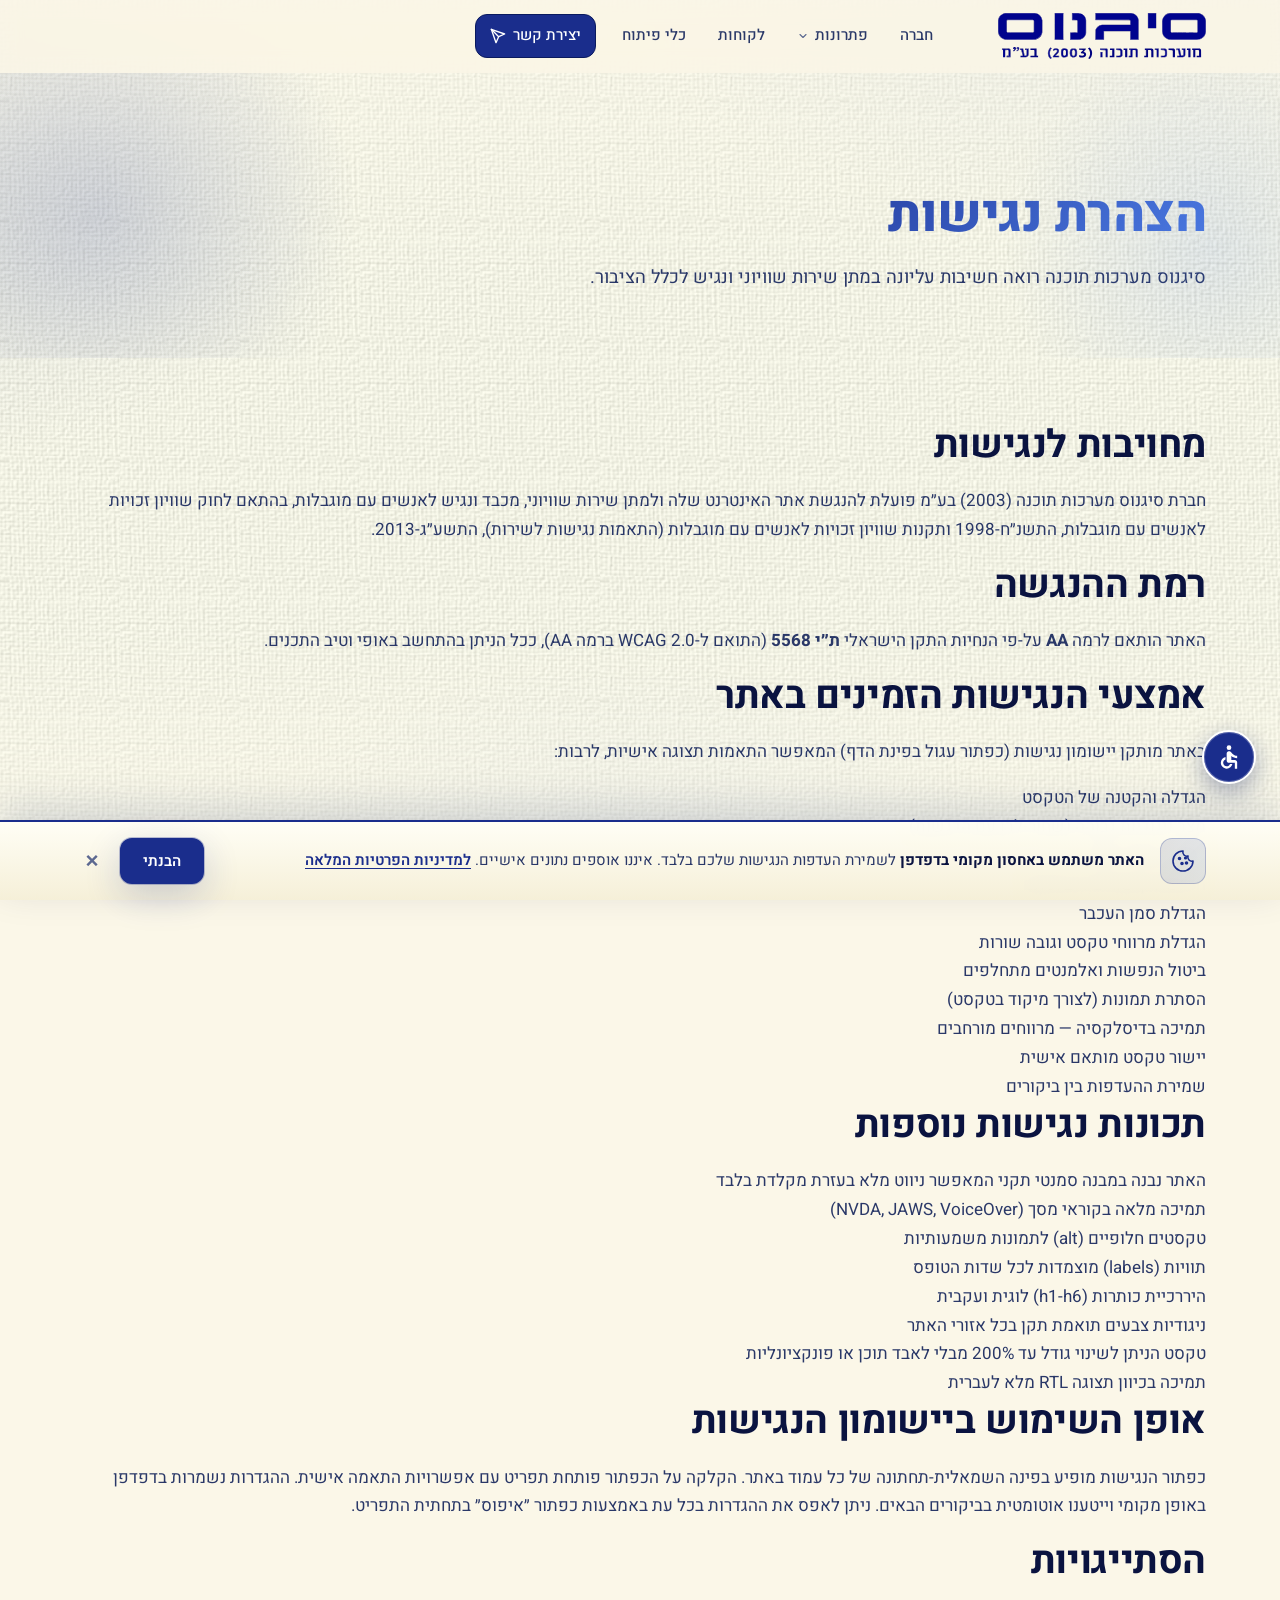
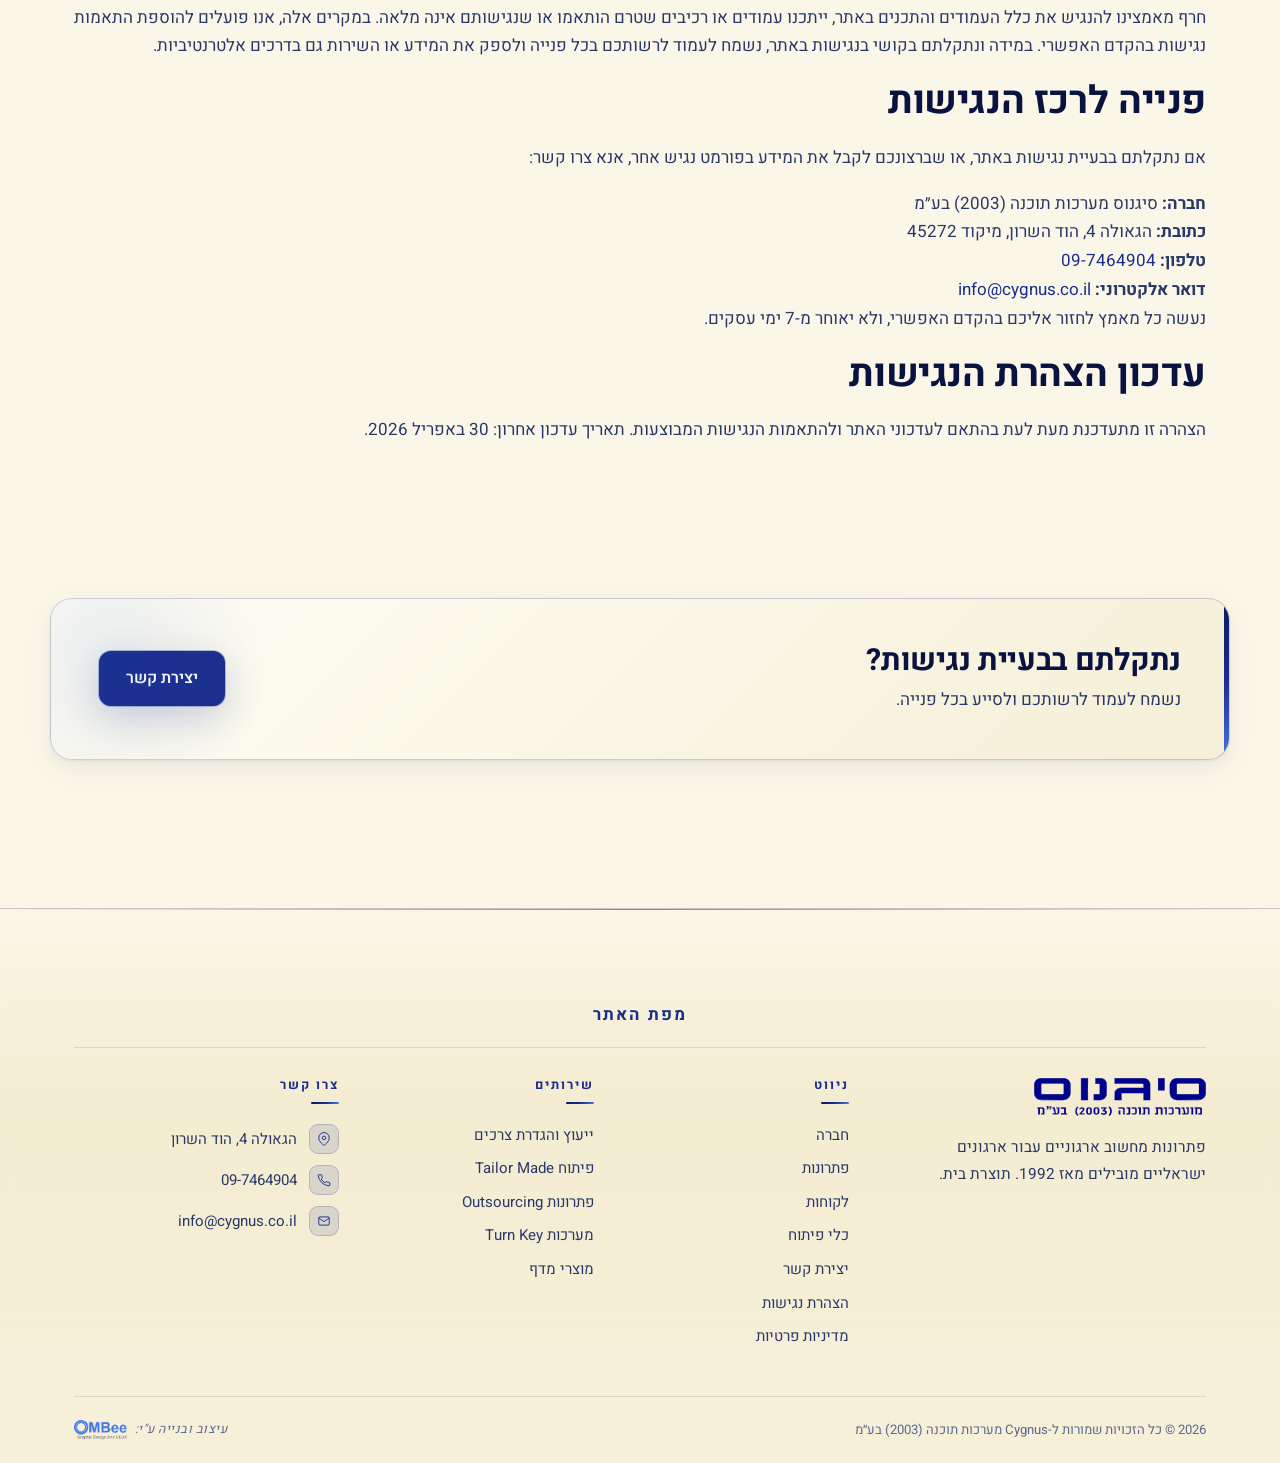
<file: accessibility.html>
<!DOCTYPE html>
<html lang="he" dir="rtl">
<head>
  <meta charset="UTF-8">
  <meta name="viewport" content="width=device-width, initial-scale=1.0">
  <title>הצהרת נגישות — סיגנוס מערכות תוכנה (2003) בע״מ</title>
  <meta name="description" content="הצהרת הנגישות של אתר סיגנוס מערכות תוכנה — רמת ההתאמה, אמצעי הנגישות הזמינים, ופרטי רכז הנגישות.">
  <link rel="icon" type="image/png" href="images/cygnus_icon.png">
  <link rel="preconnect" href="https://fonts.googleapis.com">
  <link rel="preconnect" href="https://fonts.gstatic.com" crossorigin>
  <link href="https://fonts.googleapis.com/css2?family=Heebo:wght@300;400;500;600;700;800;900&family=Assistant:wght@400;600;700&display=swap" rel="stylesheet">
  <link rel="stylesheet" href="styles.css">
</head>
<body>

  <header class="site-header" id="siteHeader">
    <div class="container nav-wrap">
      <a href="index.html" class="brand" aria-label="סיגנוס מערכות תוכנה - דף הבית">
        <img src="images/Cygnus_Logo.svg" alt="סיגנוס מערכות תוכנה (2003) בע״מ" class="brand-logo">
      </a>
      <nav class="primary-nav" aria-label="ניווט ראשי">
        <a href="about.html">חברה</a>
        <div class="nav-dropdown">
          <a href="products.html" class="nav-dropdown-link">פתרונות<svg class="nav-chevron" viewBox="0 0 24 24" fill="none" stroke="currentColor" stroke-width="2.2" stroke-linecap="round" stroke-linejoin="round" aria-hidden="true"><path d="M6 9l6 6 6-6"/></svg></a>
          <ul class="nav-dropdown-menu" role="menu">
            <li><a href="products.html#consulting"><span class="nd-num">01</span><span>ייעוץ והגדרת צרכים</span></a></li>
            <li><a href="products.html#analysis"><span class="nd-num">02</span><span>ניתוח מערכת</span></a></li>
            <li><a href="products.html#tailor"><span class="nd-num">03</span><span>פיתוח Tailor Made</span></a></li>
            <li><a href="products.html#outsourcing"><span class="nd-num">04</span><span>פתרונות Outsourcing</span></a></li>
            <li><a href="products.html#turnkey"><span class="nd-num">05</span><span>מערכות Turn Key</span></a></li>
            <li><a href="products.html#mamshak"><span class="nd-num">06</span><span>מוצרי מדף — ממש”ק</span></a></li>
          </ul>
        </div>
        <a href="customers.html">לקוחות</a>
        <a href="tech.html">כלי פיתוח</a>
        <a href="contact.html" class="cta-link">יצירת קשר<svg class="btn-plane" viewBox="0 0 24 24" fill="none" stroke="currentColor" stroke-width="2" stroke-linecap="round" stroke-linejoin="round" aria-hidden="true"><path d="M22 2L11 13"/><path d="M22 2l-7 20-4-9-9-4 20-7z"/></svg></a>
      </nav>
      <button class="nav-toggle" aria-label="פתיחת תפריט" aria-expanded="false"><span></span><span></span><span></span></button>
    </div>
  </header>

  <section class="page-hero">
    <div class="container">
      <h1>הצהרת נגישות</h1>
      <p class="page-lede">סיגנוס מערכות תוכנה רואה חשיבות עליונה במתן שירות שוויוני ונגיש לכלל הציבור.</p>
    </div>
  </section>

  <section class="section">
    <div class="container legal-content">

      <h2>מחויבות לנגישות</h2>
      <p>
        חברת סיגנוס מערכות תוכנה (2003) בע״מ פועלת להנגשת אתר האינטרנט שלה ולמתן שירות
        שוויוני, מכבד ונגיש לאנשים עם מוגבלות, בהתאם לחוק שוויון זכויות לאנשים עם מוגבלות,
        התשנ״ח-1998 ותקנות שוויון זכויות לאנשים עם מוגבלות (התאמות נגישות לשירות), התשע״ג-2013.
      </p>

      <h2>רמת ההנגשה</h2>
      <p>
        האתר הותאם לרמה <strong>AA</strong> על-פי הנחיות התקן הישראלי
        <strong> ת״י 5568</strong> (התואם ל-WCAG 2.0 ברמה AA),
        ככל הניתן בהתחשב באופי וטיב התכנים.
      </p>

      <h2>אמצעי הנגישות הזמינים באתר</h2>
      <p>באתר מותקן יישומון נגישות (כפתור עגול בפינת הדף) המאפשר התאמות תצוגה אישיות, לרבות:</p>
      <ul class="legal-list">
        <li>הגדלה והקטנה של הטקסט</li>
        <li>מצב ניגודיות גבוהה (שחור-לבן עם הדגשות)</li>
        <li>תצוגה בגווני אפור</li>
        <li>הדגשת קישורים והבלטתם</li>
        <li>הגדלת סמן העכבר</li>
        <li>הגדלת מרווחי טקסט וגובה שורות</li>
        <li>ביטול הנפשות ואלמנטים מתחלפים</li>
        <li>הסתרת תמונות (לצורך מיקוד בטקסט)</li>
        <li>תמיכה בדיסלקסיה — מרווחים מורחבים</li>
        <li>יישור טקסט מותאם אישית</li>
        <li>שמירת ההעדפות בין ביקורים</li>
      </ul>

      <h2>תכונות נגישות נוספות</h2>
      <ul class="legal-list">
        <li>האתר נבנה במבנה סמנטי תקני המאפשר ניווט מלא בעזרת מקלדת בלבד</li>
        <li>תמיכה מלאה בקוראי מסך (NVDA, JAWS, VoiceOver)</li>
        <li>טקסטים חלופיים (alt) לתמונות משמעותיות</li>
        <li>תוויות (labels) מוצמדות לכל שדות הטופס</li>
        <li>היררכיית כותרות (h1-h6) לוגית ועקבית</li>
        <li>ניגודיות צבעים תואמת תקן בכל אזורי האתר</li>
        <li>טקסט הניתן לשינוי גודל עד 200% מבלי לאבד תוכן או פונקציונליות</li>
        <li>תמיכה בכיוון תצוגה RTL מלא לעברית</li>
      </ul>

      <h2>אופן השימוש ביישומון הנגישות</h2>
      <p>
        כפתור הנגישות מופיע בפינה השמאלית-תחתונה של כל עמוד באתר.
        הקלקה על הכפתור פותחת תפריט עם אפשרויות התאמה אישית.
        ההגדרות נשמרות בדפדפן באופן מקומי וייטענו אוטומטית בביקורים הבאים.
        ניתן לאפס את ההגדרות בכל עת באמצעות כפתור ״איפוס״ בתחתית התפריט.
      </p>

      <h2>הסתייגויות</h2>
      <p>
        חרף מאמצינו להנגיש את כלל העמודים והתכנים באתר, ייתכנו עמודים או רכיבים
        שטרם הותאמו או שנגישותם אינה מלאה. במקרים אלה, אנו פועלים להוספת התאמות נגישות
        בהקדם האפשרי. במידה ונתקלתם בקושי בנגישות באתר, נשמח לעמוד לרשותכם בכל פנייה
        ולספק את המידע או השירות גם בדרכים אלטרנטיביות.
      </p>

      <h2>פנייה לרכז הנגישות</h2>
      <div class="legal-contact">
        <p>אם נתקלתם בבעיית נגישות באתר, או שברצונכם לקבל את המידע בפורמט נגיש אחר, אנא צרו קשר:</p>
        <ul class="contact-inline">
          <li><strong>חברה:</strong> סיגנוס מערכות תוכנה (2003) בע״מ</li>
          <li><strong>כתובת:</strong> הגאולה 4, הוד השרון, מיקוד 45272</li>
          <li><strong>טלפון:</strong> <a href="tel:+97297464904">09-7464904</a></li>
          <li><strong>דואר אלקטרוני:</strong> <a href="mailto:info@cygnus.co.il">info@cygnus.co.il</a></li>
        </ul>
        <p>נעשה כל מאמץ לחזור אליכם בהקדם האפשרי, ולא יאוחר מ-7 ימי עסקים.</p>
      </div>

      <h2>עדכון הצהרת הנגישות</h2>
      <p>
        הצהרה זו מתעדכנת מעת לעת בהתאם לעדכוני האתר ולהתאמות הנגישות המבוצעות.
        תאריך עדכון אחרון: <time datetime="2026-04-30">30 באפריל 2026</time>.
      </p>

    </div>
  </section>

  <section class="section cta-strip">
    <div class="container cta-wrap">
      <div>
        <h2>נתקלתם בבעיית נגישות?</h2>
        <p>נשמח לעמוד לרשותכם ולסייע בכל פנייה.</p>
      </div>
      <a href="contact.html" class="btn btn-primary">יצירת קשר</a>
    </div>
  </section>

  <footer class="site-footer rich-footer">
    <div class="container">
      <div class="footer-sitemap">
        <h4>מפת האתר</h4>
      </div>
      <div class="footer-main">
        <div class="footer-brand-col">
          <a href="index.html" class="footer-brand-link">
            <img src="images/Cygnus_Logo.svg" alt="סיגנוס מערכות תוכנה (2003) בע״מ" class="brand-logo">
          </a>
          <p class="footer-tag">פתרונות מחשוב ארגוניים עבור ארגונים ישראליים מובילים מאז 1992. תוצרת בית.</p>
          
        </div>
        <div class="footer-col">
          <h4>ניווט</h4>
          <ul>
            <li><a href="about.html">חברה</a></li>
            <li><a href="products.html">פתרונות</a></li>
            <li><a href="customers.html">לקוחות</a></li>
            <li><a href="tech.html">כלי פיתוח</a></li>
            <li><a href="contact.html">יצירת קשר</a></li>
            <li><a href="accessibility.html">הצהרת נגישות</a></li>
            <li><a href="privacy.html">מדיניות פרטיות</a></li>
          </ul>
        </div>
        <div class="footer-col">
          <h4>שירותים</h4>
          <ul>
            <li>ייעוץ והגדרת צרכים</li>
            <li>פיתוח Tailor Made</li>
            <li>פתרונות Outsourcing</li>
            <li>מערכות Turn Key</li>
            <li>מוצרי מדף</li>
          </ul>
        </div>
        <div class="footer-col">
          <h4>צרו קשר</h4>
          <ul class="footer-contact">
            <li><span class="fc-icon" aria-hidden="true"><svg viewBox="0 0 24 24" fill="none" stroke="currentColor" stroke-width="1.6"><path d="M21 10c0 7-9 13-9 13S3 17 3 10a9 9 0 1118 0z"/><circle cx="12" cy="10" r="3"/></svg></span>הגאולה 4, הוד השרון</li>
            <li><span class="fc-icon" aria-hidden="true"><svg viewBox="0 0 24 24" fill="none" stroke="currentColor" stroke-width="1.6"><path d="M22 16.92V21a1 1 0 01-1.09 1A19.9 19.9 0 012 4.09 1 1 0 013 3h4.09a1 1 0 011 .75l1 4a1 1 0 01-.27 1L7.21 10.21a16 16 0 006.58 6.58l1.46-1.46a1 1 0 011-.27l4 1a1 1 0 01.75 1z"/></svg></span><a href="tel:+97297464904">09-7464904</a></li>
            <li><span class="fc-icon" aria-hidden="true"><svg viewBox="0 0 24 24" fill="none" stroke="currentColor" stroke-width="1.6"><rect x="3" y="5" width="18" height="14" rx="2"/><path d="M3 7l9 6 9-6"/></svg></span><a href="mailto:info@cygnus.co.il">info@cygnus.co.il</a></li>
          </ul>
        </div>
      </div>
      <div class="footer-bottom">
        <p class="footer-copy"><span dir="ltr">© <span id="year">2026</span></span> כל הזכויות שמורות ל-Cygnus מערכות תוכנה (2003) בע״מ</p>
        <p class="footer-mini"><span>עיצוב ובנייה ע"י:</span> <a href="https://ombee.co.il" target="_blank" rel="noopener" class="ombee-link"><img src="images/ombee-logo.png" alt="OMBee" class="ombee-logo"></a></p>
      </div>
    </div>
  </footer>

  <!-- תפריט נגישות -->
  <div class="a11y-widget" id="a11yWidget">
    <button class="a11y-toggle" id="a11yToggle" aria-label="פתיחת תפריט נגישות" aria-expanded="false" aria-controls="a11yPanel" type="button">
      <svg viewBox="0 0 24 24" fill="currentColor" aria-hidden="true">
        <circle cx="12" cy="4" r="2"/>
        <path d="M19 13v-2c-1.54.02-3.09-.75-4.07-1.83l-1.29-1.43c-.17-.19-.38-.34-.61-.45-.01 0-.01-.01-.02-.01H13c-.35-.2-.75-.3-1.18-.26C10.79 7.13 10 8.04 10 9.09V15c0 1.1.9 2 2 2h5v5h2v-5.5c0-1.1-.9-2-2-2h-3v-3.45c1.29 1.07 3.25 1.94 5 1.95zm-6.17 5c-.41 1.16-1.52 2-2.83 2-1.66 0-3-1.34-3-3 0-1.31.84-2.41 2-2.83V12.1c-2.28.46-4 2.48-4 4.9 0 2.76 2.24 5 5 5 2.42 0 4.44-1.72 4.9-4h-2.07z"/>
      </svg>
    </button>
    <div class="a11y-panel" id="a11yPanel" role="dialog" aria-label="תפריט נגישות" aria-modal="false">
      <div class="a11y-head">
        <h3>תפריט נגישות</h3>
        <button class="a11y-close" id="a11yClose" aria-label="סגירת תפריט נגישות" type="button">×</button>
      </div>
      <div class="a11y-grid">
        <button class="a11y-cell" data-acc="links" type="button" aria-pressed="false"><svg viewBox="0 0 24 24" fill="none" stroke="currentColor" stroke-width="1.7" stroke-linecap="round" stroke-linejoin="round" aria-hidden="true"><path d="M10 13a5 5 0 0 0 7.54.54l3-3a5 5 0 0 0-7.07-7.07l-1.72 1.71"/><path d="M14 11a5 5 0 0 0-7.54-.54l-3 3a5 5 0 0 0 7.07 7.07l1.71-1.71"/></svg><span>הדגשת קישורים</span></button>
        <button class="a11y-cell" data-acc="contrast" type="button" aria-pressed="false"><svg viewBox="0 0 24 24" aria-hidden="true"><circle cx="12" cy="12" r="9.5" fill="none" stroke="currentColor" stroke-width="1.7"/><path d="M12 2.5v19a9.5 9.5 0 0 0 0-19z" fill="currentColor"/></svg><span>+ ניגודיות</span></button>
        <button class="a11y-cell" data-acc="spacing" type="button" aria-pressed="false"><svg viewBox="0 0 24 24" fill="none" stroke="currentColor" stroke-width="1.7" stroke-linecap="round" stroke-linejoin="round" aria-hidden="true"><path d="M4 12h16" stroke-dasharray="2 2"/><path d="M4 12l4-4M4 12l4 4"/><path d="M20 12l-4-4M20 12l-4 4"/></svg><span>ריווח טקסט</span></button>
        <button class="a11y-cell" data-acc="big-text" type="button" aria-pressed="false"><svg viewBox="0 0 24 24" aria-hidden="true"><text x="12" y="17" text-anchor="middle" font-family="Heebo, sans-serif" font-size="16" font-weight="800" fill="currentColor">TT</text></svg><span>טקסט גדול</span></button>
        <button class="a11y-cell" data-acc="hide-images" type="button" aria-pressed="false"><svg viewBox="0 0 24 24" fill="none" stroke="currentColor" stroke-width="1.7" stroke-linecap="round" stroke-linejoin="round" aria-hidden="true"><rect x="3" y="3" width="18" height="18" rx="2"/><circle cx="8.5" cy="8.5" r="1.5" fill="currentColor"/><path d="M21 15l-5-5-9 9"/><line x1="3" y1="3" x2="21" y2="21" stroke-width="2"/></svg><span>הסתרת תמונות</span></button>
        <button class="a11y-cell" data-acc="no-anim" type="button" aria-pressed="false"><svg viewBox="0 0 24 24" fill="none" stroke="currentColor" stroke-width="1.8" stroke-linecap="round" aria-hidden="true"><line x1="9" y1="5" x2="9" y2="19" stroke-dasharray="3 2"/><line x1="15" y1="5" x2="15" y2="19" stroke-dasharray="3 2"/></svg><span>ביטול הנפשות</span></button>
        <button class="a11y-cell" data-acc="cursor" type="button" aria-pressed="false"><svg viewBox="0 0 24 24" fill="none" stroke="currentColor" stroke-width="1.7" stroke-linecap="round" stroke-linejoin="round" aria-hidden="true"><path d="M5 3l7 18 3-7 7-3z"/></svg><span>סמן</span></button>
        <button class="a11y-cell" data-acc="dyslexia" type="button" aria-pressed="false"><svg viewBox="0 0 24 24" aria-hidden="true"><text x="12" y="17" text-anchor="middle" font-family="Heebo, sans-serif" font-size="14" font-weight="700" fill="currentColor">Df</text></svg><span>תמיכה בדיסלקסיה</span></button>
        <button class="a11y-cell" data-acc="line-height" type="button" aria-pressed="false"><svg viewBox="0 0 24 24" fill="none" stroke="currentColor" stroke-width="1.7" stroke-linecap="round" stroke-linejoin="round" aria-hidden="true"><path d="M6 6h14M6 12h14M6 18h14"/><path d="M3 5l-1 1.5L3 8M3 16l-1 1.5L3 19" opacity=".8"/></svg><span>גובה שורה</span></button>
        <button class="a11y-cell" data-acc="tooltips" type="button" aria-pressed="false"><svg viewBox="0 0 24 24" fill="none" stroke="currentColor" stroke-width="1.7" stroke-linecap="round" stroke-linejoin="round" aria-hidden="true"><path d="M21 15a2 2 0 0 1-2 2H7l-4 4V5a2 2 0 0 1 2-2h14a2 2 0 0 1 2 2z"/><line x1="12" y1="11" x2="12" y2="14"/><circle cx="12" cy="8" r=".8" fill="currentColor"/></svg><span>תאורים</span></button>
        <button class="a11y-cell" data-acc="calm" type="button" aria-pressed="false"><svg viewBox="0 0 24 24" fill="currentColor" aria-hidden="true"><path d="M12 2.5C7.5 9 5.5 13 5.5 16a6.5 6.5 0 0 0 13 0c0-3-2-7-6.5-13.5z"/></svg><span>רוגע</span></button>
        <button class="a11y-cell" data-acc="text-align" type="button" aria-pressed="false"><svg viewBox="0 0 24 24" fill="none" stroke="currentColor" stroke-width="1.7" stroke-linecap="round" aria-hidden="true"><line x1="3" y1="6" x2="21" y2="6"/><line x1="3" y1="12" x2="15" y2="12"/><line x1="3" y1="18" x2="18" y2="18"/></svg><span>יישור טקסט</span></button>
      </div>
      <button class="a11y-reset-btn" data-acc="reset" type="button"><svg viewBox="0 0 24 24" fill="none" stroke="currentColor" stroke-width="2" stroke-linecap="round" stroke-linejoin="round" aria-hidden="true"><path d="M3 12a9 9 0 0 1 15.5-6.3L21 8"/><path d="M21 3v5h-5"/><path d="M21 12a9 9 0 0 1-15.5 6.3L3 16"/><path d="M3 21v-5h5"/></svg><span>איפוס את כל הגדרות הנגישות</span></button>
      <div class="a11y-foot"><a href="accessibility.html">הצהרת נגישות</a><span aria-hidden="true">·</span><a href="privacy.html">מדיניות פרטיות</a></div>
    </div>
  </div>

  <script src="script.js" defer></script>
</body>
</html>
</file>
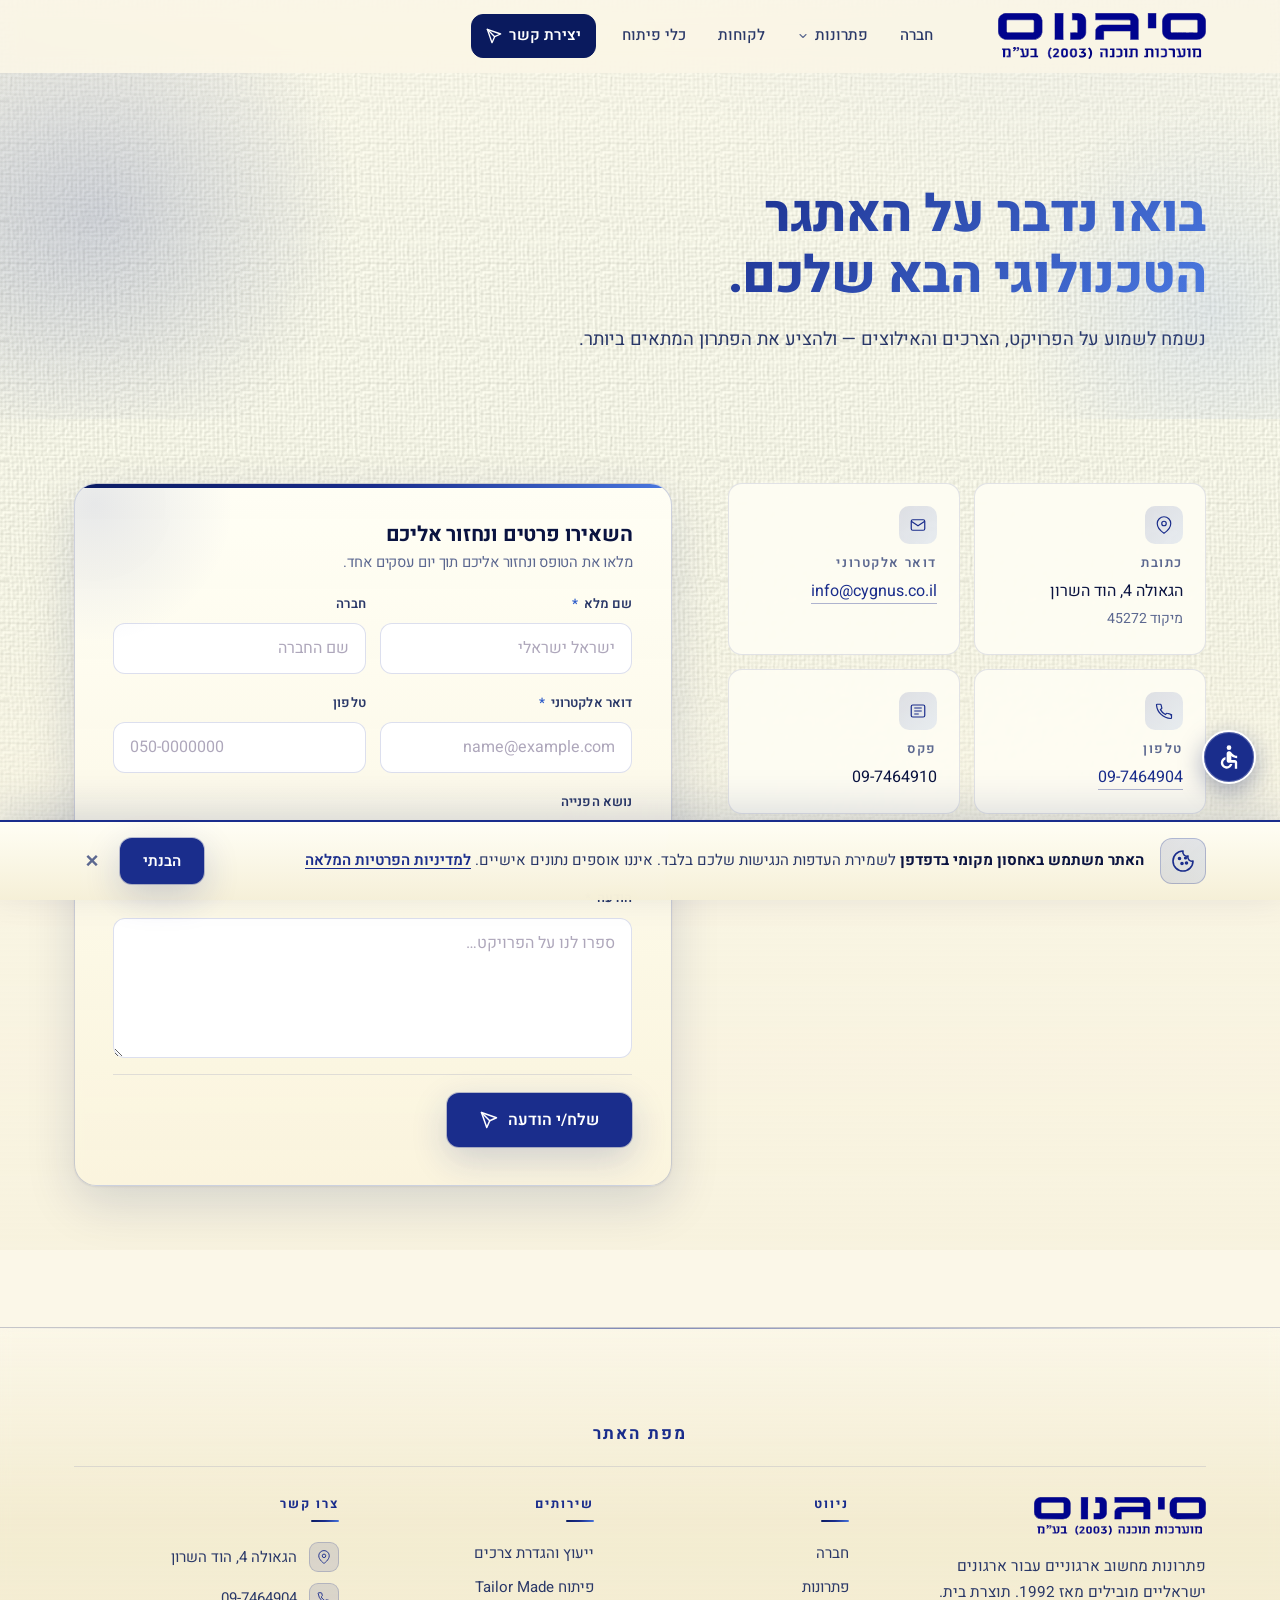
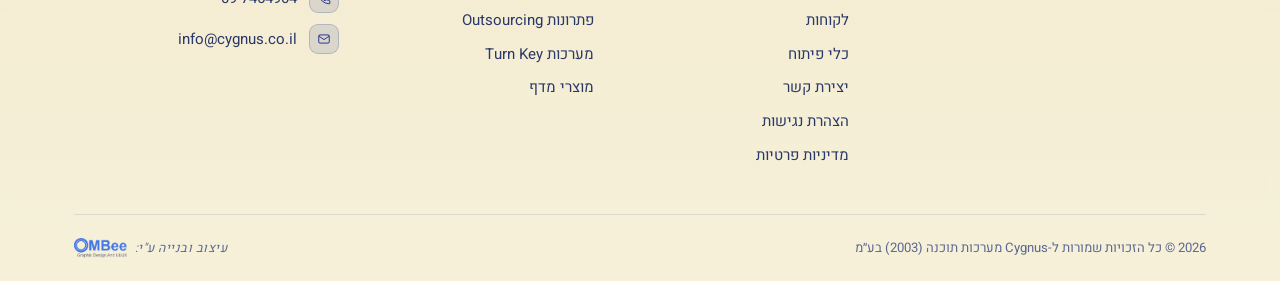
<file: contact.html>
<!DOCTYPE html>
<html lang="he" dir="rtl">
<head>
  <meta charset="UTF-8">
  <meta name="viewport" content="width=device-width, initial-scale=1.0">
  <title>יצירת קשר — סיגנוס מערכות תוכנה (2003) בע״מ</title>
  <meta name="description" content="יצירת קשר עם סיגנוס מערכות תוכנה — טלפון, דואר אלקטרוני, כתובת וטופס פנייה ישיר.">
  <link rel="icon" type="image/png" href="images/cygnus_icon.png">
  <link rel="preconnect" href="https://fonts.googleapis.com">
  <link rel="preconnect" href="https://fonts.gstatic.com" crossorigin>
  <link href="https://fonts.googleapis.com/css2?family=Heebo:wght@300;400;500;600;700;800;900&family=Assistant:wght@400;600;700&display=swap" rel="stylesheet">
  <link rel="stylesheet" href="styles.css">
</head>
<body>

  <header class="site-header" id="siteHeader">
    <div class="container nav-wrap">
      <a href="index.html" class="brand" aria-label="סיגנוס מערכות תוכנה - דף הבית">
        <img src="images/Cygnus_Logo.svg" alt="סיגנוס מערכות תוכנה (2003) בע״מ" class="brand-logo">
      </a>
      <nav class="primary-nav" aria-label="ניווט ראשי">
        <a href="about.html">חברה</a>
        <div class="nav-dropdown">
          <a href="products.html" class="nav-dropdown-link">פתרונות<svg class="nav-chevron" viewBox="0 0 24 24" fill="none" stroke="currentColor" stroke-width="2.2" stroke-linecap="round" stroke-linejoin="round" aria-hidden="true"><path d="M6 9l6 6 6-6"/></svg></a>
          <ul class="nav-dropdown-menu" role="menu">
            <li><a href="products.html#consulting"><span class="nd-num">01</span><span>ייעוץ והגדרת צרכים</span></a></li>
            <li><a href="products.html#analysis"><span class="nd-num">02</span><span>ניתוח מערכת</span></a></li>
            <li><a href="products.html#tailor"><span class="nd-num">03</span><span>פיתוח Tailor Made</span></a></li>
            <li><a href="products.html#outsourcing"><span class="nd-num">04</span><span>פתרונות Outsourcing</span></a></li>
            <li><a href="products.html#turnkey"><span class="nd-num">05</span><span>מערכות Turn Key</span></a></li>
            <li><a href="products.html#mamshak"><span class="nd-num">06</span><span>מוצרי מדף — ממש”ק</span></a></li>
          </ul>
        </div>
        <a href="customers.html">לקוחות</a>
        <a href="tech.html">כלי פיתוח</a>
        <a href="contact.html" class="cta-link is-active">יצירת קשר<svg class="btn-plane" viewBox="0 0 24 24" fill="none" stroke="currentColor" stroke-width="2" stroke-linecap="round" stroke-linejoin="round" aria-hidden="true"><path d="M22 2L11 13"/><path d="M22 2l-7 20-4-9-9-4 20-7z"/></svg></a>
      </nav>
      <button class="nav-toggle" aria-label="פתיחת תפריט" aria-expanded="false"><span></span><span></span><span></span></button>
    </div>
  </header>

  <section class="page-hero">
    <div class="container">
      <h1>בואו נדבר על האתגר<br>הטכנולוגי הבא שלכם.</h1>
      <p class="page-lede">נשמח לשמוע על הפרויקט, הצרכים והאילוצים — ולהציע את הפתרון המתאים ביותר.</p>
    </div>
  </section>

  <section class="section contact">
    <div class="container">
      <div class="contact-wrap">
        <ul class="contact-grid" aria-label="פרטי התקשרות">
          <li>
            <span class="ci-icon" aria-hidden="true">
              <svg viewBox="0 0 24 24" fill="none" stroke="currentColor" stroke-width="1.6"><path d="M21 10c0 7-9 13-9 13S3 17 3 10a9 9 0 1118 0z"/><circle cx="12" cy="10" r="3"/></svg>
            </span>
            <h4>כתובת</h4>
            <p>הגאולה 4, הוד השרון<br><span class="zip">מיקוד 45272</span></p>
          </li>
          <li>
            <span class="ci-icon" aria-hidden="true">
              <svg viewBox="0 0 24 24" fill="none" stroke="currentColor" stroke-width="1.6"><rect x="3" y="5" width="18" height="14" rx="2"/><path d="M3 7l9 6 9-6"/></svg>
            </span>
            <h4>דואר אלקטרוני</h4>
            <p><a href="mailto:info@cygnus.co.il">info@cygnus.co.il</a></p>
          </li>
          <li>
            <span class="ci-icon" aria-hidden="true">
              <svg viewBox="0 0 24 24" fill="none" stroke="currentColor" stroke-width="1.6"><path d="M22 16.92V21a1 1 0 01-1.09 1A19.9 19.9 0 012 4.09 1 1 0 013 3h4.09a1 1 0 011 .75l1 4a1 1 0 01-.27 1L7.21 10.21a16 16 0 006.58 6.58l1.46-1.46a1 1 0 011-.27l4 1a1 1 0 01.75 1z"/></svg>
            </span>
            <h4>טלפון</h4>
            <p><a href="tel:+97297464904">09-7464904</a></p>
          </li>
          <li>
            <span class="ci-icon" aria-hidden="true">
              <svg viewBox="0 0 24 24" fill="none" stroke="currentColor" stroke-width="1.6"><rect x="3" y="4" width="18" height="16" rx="2"/><path d="M7 8h10M7 12h10M7 16h6"/></svg>
            </span>
            <h4>פקס</h4>
            <p>09-7464910</p>
          </li>
        </ul>

        <form class="contact-form" id="contactForm" novalidate>
          <h3 class="form-title">השאירו פרטים ונחזור אליכם</h3>

          <div class="form-row">
            <label class="field">
              <span>שם מלא <em>*</em></span>
              <input type="text" name="name" required autocomplete="name" placeholder="ישראל ישראלי">
            </label>
            <label class="field">
              <span>חברה</span>
              <input type="text" name="company" autocomplete="organization" placeholder="שם החברה">
            </label>
          </div>

          <div class="form-row">
            <label class="field">
              <span>דואר אלקטרוני <em>*</em></span>
              <input type="email" name="email" required autocomplete="email" placeholder="name@example.com">
            </label>
            <label class="field">
              <span>טלפון</span>
              <input type="tel" name="phone" autocomplete="tel" placeholder="050-0000000">
            </label>
          </div>

          <label class="field">
            <span>נושא הפנייה</span>
            <select name="subject">
              <option value="">בחרו נושא…</option>
              <option>ייעוץ והגדרת צרכים</option>
              <option>פיתוח Tailor Made</option>
              <option>פתרונות Outsourcing</option>
              <option>מערכת Turn Key</option>
              <option>הדגמת ממש״ק</option>
              <option>אחר</option>
            </select>
          </label>

          <label class="field">
            <span>הודעה <em>*</em></span>
            <textarea name="message" rows="5" required placeholder="ספרו לנו על הפרויקט…"></textarea>
          </label>

          <div class="form-actions">
            <button type="submit" class="btn btn-primary">
              שלח/י הודעה
              <svg class="btn-plane" viewBox="0 0 24 24" fill="none" stroke="currentColor" stroke-width="2" stroke-linecap="round" stroke-linejoin="round" aria-hidden="true">
                <path d="M22 2L11 13"/>
                <path d="M22 2l-7 20-4-9-9-4 20-7z"/>
              </svg>
            </button>
          </div>
        </form>
      </div>
    </div>
  </section>

  <footer class="site-footer rich-footer">
    <div class="container">
      <div class="footer-sitemap">
        <h4>מפת האתר</h4>
      </div>
      <div class="footer-main">
        <div class="footer-brand-col">
          <a href="index.html" class="footer-brand-link">
            <img src="images/Cygnus_Logo.svg" alt="סיגנוס מערכות תוכנה (2003) בע״מ" class="brand-logo">
          </a>
          <p class="footer-tag">פתרונות מחשוב ארגוניים עבור ארגונים ישראליים מובילים מאז 1992. תוצרת בית.</p>
          
        </div>
        <div class="footer-col">
          <h4>ניווט</h4>
          <ul>
            <li><a href="about.html">חברה</a></li>
            <li><a href="products.html">פתרונות</a></li>
            <li><a href="customers.html">לקוחות</a></li>
            <li><a href="tech.html">כלי פיתוח</a></li>
            <li><a href="contact.html">יצירת קשר</a></li>
            <li><a href="accessibility.html">הצהרת נגישות</a></li>
            <li><a href="privacy.html">מדיניות פרטיות</a></li>
          </ul>
        </div>
        <div class="footer-col">
          <h4>שירותים</h4>
          <ul>
            <li>ייעוץ והגדרת צרכים</li>
            <li>פיתוח Tailor Made</li>
            <li>פתרונות Outsourcing</li>
            <li>מערכות Turn Key</li>
            <li>מוצרי מדף</li>
          </ul>
        </div>
        <div class="footer-col">
          <h4>צרו קשר</h4>
          <ul class="footer-contact">
            <li><span class="fc-icon" aria-hidden="true"><svg viewBox="0 0 24 24" fill="none" stroke="currentColor" stroke-width="1.6"><path d="M21 10c0 7-9 13-9 13S3 17 3 10a9 9 0 1118 0z"/><circle cx="12" cy="10" r="3"/></svg></span>הגאולה 4, הוד השרון</li>
            <li><span class="fc-icon" aria-hidden="true"><svg viewBox="0 0 24 24" fill="none" stroke="currentColor" stroke-width="1.6"><path d="M22 16.92V21a1 1 0 01-1.09 1A19.9 19.9 0 012 4.09 1 1 0 013 3h4.09a1 1 0 011 .75l1 4a1 1 0 01-.27 1L7.21 10.21a16 16 0 006.58 6.58l1.46-1.46a1 1 0 011-.27l4 1a1 1 0 01.75 1z"/></svg></span><a href="tel:+97297464904">09-7464904</a></li>
            <li><span class="fc-icon" aria-hidden="true"><svg viewBox="0 0 24 24" fill="none" stroke="currentColor" stroke-width="1.6"><rect x="3" y="5" width="18" height="14" rx="2"/><path d="M3 7l9 6 9-6"/></svg></span><a href="mailto:info@cygnus.co.il">info@cygnus.co.il</a></li>
          </ul>
        </div>
      </div>
      <div class="footer-bottom">
        <p class="footer-copy"><span dir="ltr">© <span id="year">2026</span></span> כל הזכויות שמורות ל-Cygnus מערכות תוכנה (2003) בע״מ</p>
        <p class="footer-mini"><span>עיצוב ובנייה ע"י:</span> <a href="https://ombee.co.il" target="_blank" rel="noopener" class="ombee-link"><img src="images/ombee-logo.png" alt="OMBee" class="ombee-logo"></a></p>
      </div>
    </div>
  </footer>

  <!-- תפריט נגישות -->
  <div class="a11y-widget" id="a11yWidget">
    <button class="a11y-toggle" id="a11yToggle" aria-label="פתיחת תפריט נגישות" aria-expanded="false" aria-controls="a11yPanel" type="button">
      <svg viewBox="0 0 24 24" fill="currentColor" aria-hidden="true">
        <circle cx="12" cy="4" r="2"/>
        <path d="M19 13v-2c-1.54.02-3.09-.75-4.07-1.83l-1.29-1.43c-.17-.19-.38-.34-.61-.45-.01 0-.01-.01-.02-.01H13c-.35-.2-.75-.3-1.18-.26C10.79 7.13 10 8.04 10 9.09V15c0 1.1.9 2 2 2h5v5h2v-5.5c0-1.1-.9-2-2-2h-3v-3.45c1.29 1.07 3.25 1.94 5 1.95zm-6.17 5c-.41 1.16-1.52 2-2.83 2-1.66 0-3-1.34-3-3 0-1.31.84-2.41 2-2.83V12.1c-2.28.46-4 2.48-4 4.9 0 2.76 2.24 5 5 5 2.42 0 4.44-1.72 4.9-4h-2.07z"/>
      </svg>
    </button>
    <div class="a11y-panel" id="a11yPanel" role="dialog" aria-label="תפריט נגישות" aria-modal="false">
      <div class="a11y-head">
        <h3>תפריט נגישות</h3>
        <button class="a11y-close" id="a11yClose" aria-label="סגירת תפריט נגישות" type="button">×</button>
      </div>
      <div class="a11y-grid">
        <button class="a11y-cell" data-acc="links" type="button" aria-pressed="false"><svg viewBox="0 0 24 24" fill="none" stroke="currentColor" stroke-width="1.7" stroke-linecap="round" stroke-linejoin="round" aria-hidden="true"><path d="M10 13a5 5 0 0 0 7.54.54l3-3a5 5 0 0 0-7.07-7.07l-1.72 1.71"/><path d="M14 11a5 5 0 0 0-7.54-.54l-3 3a5 5 0 0 0 7.07 7.07l1.71-1.71"/></svg><span>הדגשת קישורים</span></button>
        <button class="a11y-cell" data-acc="contrast" type="button" aria-pressed="false"><svg viewBox="0 0 24 24" aria-hidden="true"><circle cx="12" cy="12" r="9.5" fill="none" stroke="currentColor" stroke-width="1.7"/><path d="M12 2.5v19a9.5 9.5 0 0 0 0-19z" fill="currentColor"/></svg><span>+ ניגודיות</span></button>
        <button class="a11y-cell" data-acc="spacing" type="button" aria-pressed="false"><svg viewBox="0 0 24 24" fill="none" stroke="currentColor" stroke-width="1.7" stroke-linecap="round" stroke-linejoin="round" aria-hidden="true"><path d="M4 12h16" stroke-dasharray="2 2"/><path d="M4 12l4-4M4 12l4 4"/><path d="M20 12l-4-4M20 12l-4 4"/></svg><span>ריווח טקסט</span></button>
        <button class="a11y-cell" data-acc="big-text" type="button" aria-pressed="false"><svg viewBox="0 0 24 24" aria-hidden="true"><text x="12" y="17" text-anchor="middle" font-family="Heebo, sans-serif" font-size="16" font-weight="800" fill="currentColor">TT</text></svg><span>טקסט גדול</span></button>
        <button class="a11y-cell" data-acc="hide-images" type="button" aria-pressed="false"><svg viewBox="0 0 24 24" fill="none" stroke="currentColor" stroke-width="1.7" stroke-linecap="round" stroke-linejoin="round" aria-hidden="true"><rect x="3" y="3" width="18" height="18" rx="2"/><circle cx="8.5" cy="8.5" r="1.5" fill="currentColor"/><path d="M21 15l-5-5-9 9"/><line x1="3" y1="3" x2="21" y2="21" stroke-width="2"/></svg><span>הסתרת תמונות</span></button>
        <button class="a11y-cell" data-acc="no-anim" type="button" aria-pressed="false"><svg viewBox="0 0 24 24" fill="none" stroke="currentColor" stroke-width="1.8" stroke-linecap="round" aria-hidden="true"><line x1="9" y1="5" x2="9" y2="19" stroke-dasharray="3 2"/><line x1="15" y1="5" x2="15" y2="19" stroke-dasharray="3 2"/></svg><span>ביטול הנפשות</span></button>
        <button class="a11y-cell" data-acc="cursor" type="button" aria-pressed="false"><svg viewBox="0 0 24 24" fill="none" stroke="currentColor" stroke-width="1.7" stroke-linecap="round" stroke-linejoin="round" aria-hidden="true"><path d="M5 3l7 18 3-7 7-3z"/></svg><span>סמן</span></button>
        <button class="a11y-cell" data-acc="dyslexia" type="button" aria-pressed="false"><svg viewBox="0 0 24 24" aria-hidden="true"><text x="12" y="17" text-anchor="middle" font-family="Heebo, sans-serif" font-size="14" font-weight="700" fill="currentColor">Df</text></svg><span>תמיכה בדיסלקסיה</span></button>
        <button class="a11y-cell" data-acc="line-height" type="button" aria-pressed="false"><svg viewBox="0 0 24 24" fill="none" stroke="currentColor" stroke-width="1.7" stroke-linecap="round" stroke-linejoin="round" aria-hidden="true"><path d="M6 6h14M6 12h14M6 18h14"/><path d="M3 5l-1 1.5L3 8M3 16l-1 1.5L3 19" opacity=".8"/></svg><span>גובה שורה</span></button>
        <button class="a11y-cell" data-acc="tooltips" type="button" aria-pressed="false"><svg viewBox="0 0 24 24" fill="none" stroke="currentColor" stroke-width="1.7" stroke-linecap="round" stroke-linejoin="round" aria-hidden="true"><path d="M21 15a2 2 0 0 1-2 2H7l-4 4V5a2 2 0 0 1 2-2h14a2 2 0 0 1 2 2z"/><line x1="12" y1="11" x2="12" y2="14"/><circle cx="12" cy="8" r=".8" fill="currentColor"/></svg><span>תאורים</span></button>
        <button class="a11y-cell" data-acc="calm" type="button" aria-pressed="false"><svg viewBox="0 0 24 24" fill="currentColor" aria-hidden="true"><path d="M12 2.5C7.5 9 5.5 13 5.5 16a6.5 6.5 0 0 0 13 0c0-3-2-7-6.5-13.5z"/></svg><span>רוגע</span></button>
        <button class="a11y-cell" data-acc="text-align" type="button" aria-pressed="false"><svg viewBox="0 0 24 24" fill="none" stroke="currentColor" stroke-width="1.7" stroke-linecap="round" aria-hidden="true"><line x1="3" y1="6" x2="21" y2="6"/><line x1="3" y1="12" x2="15" y2="12"/><line x1="3" y1="18" x2="18" y2="18"/></svg><span>יישור טקסט</span></button>
      </div>
      <button class="a11y-reset-btn" data-acc="reset" type="button"><svg viewBox="0 0 24 24" fill="none" stroke="currentColor" stroke-width="2" stroke-linecap="round" stroke-linejoin="round" aria-hidden="true"><path d="M3 12a9 9 0 0 1 15.5-6.3L21 8"/><path d="M21 3v5h-5"/><path d="M21 12a9 9 0 0 1-15.5 6.3L3 16"/><path d="M3 21v-5h5"/></svg><span>איפוס את כל הגדרות הנגישות</span></button>
      <div class="a11y-foot"><a href="accessibility.html">הצהרת נגישות</a><span aria-hidden="true">·</span><a href="privacy.html">מדיניות פרטיות</a></div>
    </div>
  </div>

  <script src="script.js" defer></script>
</body>
</html>
</file>
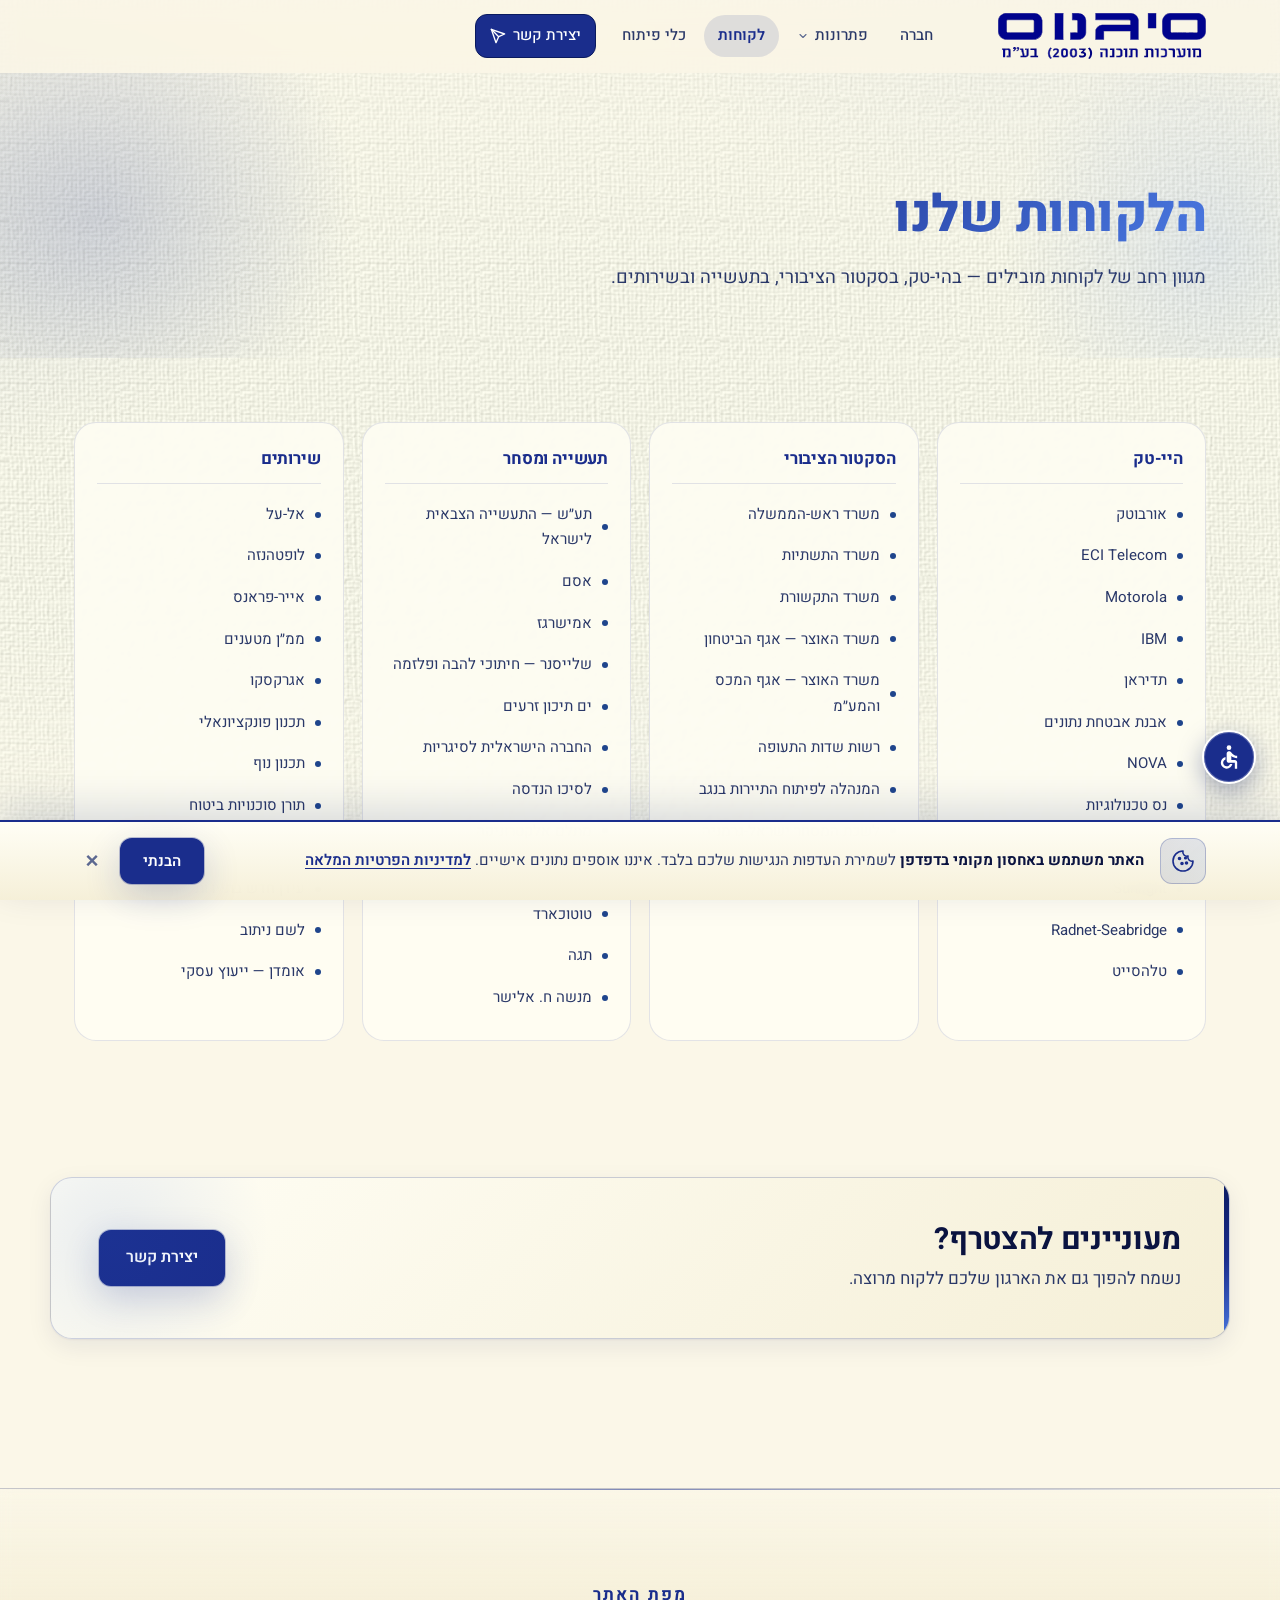
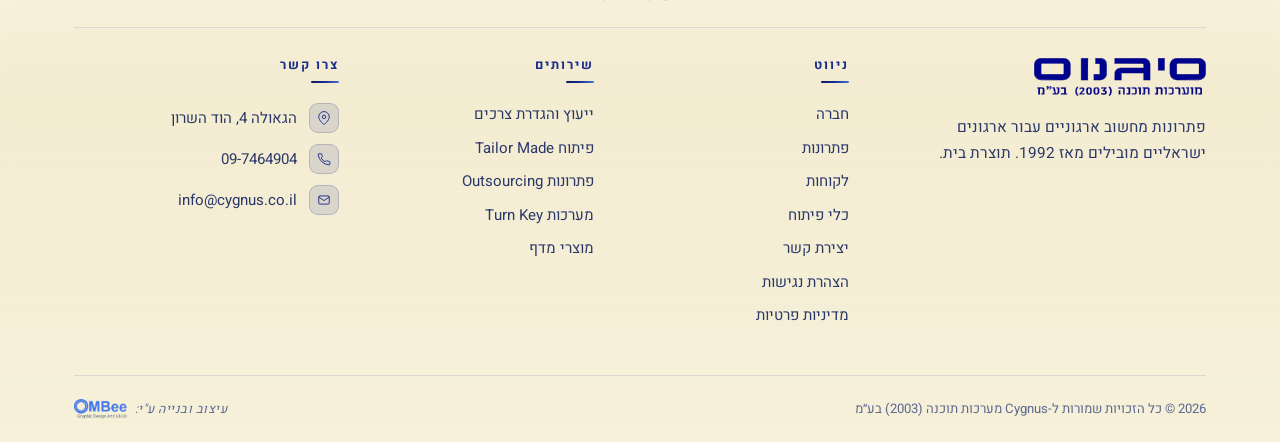
<file: customers.html>
<!DOCTYPE html>
<html lang="he" dir="rtl">
<head>
  <meta charset="UTF-8">
  <meta name="viewport" content="width=device-width, initial-scale=1.0">
  <title>לקוחות — סיגנוס מערכות תוכנה (2003) בע״מ</title>
  <meta name="description" content="לקוחות סיגנוס מערכות תוכנה — חברות הי-טק, סקטור ציבורי, תעשייה ושירותים. מאל-על ועד IBM, ממשרד ראש-הממשלה ועד תע״ש.">
  <link rel="icon" type="image/png" href="images/cygnus_icon.png">
  <link rel="preconnect" href="https://fonts.googleapis.com">
  <link rel="preconnect" href="https://fonts.gstatic.com" crossorigin>
  <link href="https://fonts.googleapis.com/css2?family=Heebo:wght@300;400;500;600;700;800;900&family=Assistant:wght@400;600;700&display=swap" rel="stylesheet">
  <link rel="stylesheet" href="styles.css">
</head>
<body>

  <header class="site-header" id="siteHeader">
    <div class="container nav-wrap">
      <a href="index.html" class="brand" aria-label="סיגנוס מערכות תוכנה - דף הבית">
        <img src="images/Cygnus_Logo.svg" alt="סיגנוס מערכות תוכנה (2003) בע״מ" class="brand-logo">
      </a>
      <nav class="primary-nav" aria-label="ניווט ראשי">
        <a href="about.html">חברה</a>
        <div class="nav-dropdown">
          <a href="products.html" class="nav-dropdown-link">פתרונות<svg class="nav-chevron" viewBox="0 0 24 24" fill="none" stroke="currentColor" stroke-width="2.2" stroke-linecap="round" stroke-linejoin="round" aria-hidden="true"><path d="M6 9l6 6 6-6"/></svg></a>
          <ul class="nav-dropdown-menu" role="menu">
            <li><a href="products.html#consulting"><span class="nd-num">01</span><span>ייעוץ והגדרת צרכים</span></a></li>
            <li><a href="products.html#analysis"><span class="nd-num">02</span><span>ניתוח מערכת</span></a></li>
            <li><a href="products.html#tailor"><span class="nd-num">03</span><span>פיתוח Tailor Made</span></a></li>
            <li><a href="products.html#outsourcing"><span class="nd-num">04</span><span>פתרונות Outsourcing</span></a></li>
            <li><a href="products.html#turnkey"><span class="nd-num">05</span><span>מערכות Turn Key</span></a></li>
            <li><a href="products.html#mamshak"><span class="nd-num">06</span><span>מוצרי מדף — ממש”ק</span></a></li>
          </ul>
        </div>
        <a href="customers.html" class="is-active">לקוחות</a>
        <a href="tech.html">כלי פיתוח</a>
        <a href="contact.html" class="cta-link">יצירת קשר<svg class="btn-plane" viewBox="0 0 24 24" fill="none" stroke="currentColor" stroke-width="2" stroke-linecap="round" stroke-linejoin="round" aria-hidden="true"><path d="M22 2L11 13"/><path d="M22 2l-7 20-4-9-9-4 20-7z"/></svg></a>
      </nav>
      <button class="nav-toggle" aria-label="פתיחת תפריט" aria-expanded="false"><span></span><span></span><span></span></button>
    </div>
  </header>

  <section class="page-hero">
    <div class="container">
      <h1>הלקוחות שלנו</h1>
      <p class="page-lede">מגוון רחב של לקוחות מובילים — בהי-טק, בסקטור הציבורי, בתעשייה ובשירותים.</p>
    </div>
  </section>

  <section class="section">
    <div class="container">
      <div class="customer-sectors">
        <article class="sector">
          <header><h3>היי-טק</h3></header>
          <ul>
            <li>אורבוטק</li>
            <li>ECI Telecom</li>
            <li>Motorola</li>
            <li>IBM</li>
            <li>תדיראן</li>
            <li>אבנת אבטחת נתונים</li>
            <li>NOVA</li>
            <li>נס טכנולוגיות</li>
            <li>בינת</li>
            <li>Sunlight</li>
            <li>Radnet-Seabridge</li>
            <li>טלהסייט</li>
          </ul>
        </article>

        <article class="sector">
          <header><h3>הסקטור הציבורי</h3></header>
          <ul>
            <li>משרד ראש-הממשלה</li>
            <li>משרד התשתיות</li>
            <li>משרד התקשורת</li>
            <li>משרד האוצר — אגף הביטחון</li>
            <li>משרד האוצר — אגף המכס והמע״מ</li>
            <li>רשות שדות התעופה</li>
            <li>המנהלה לפיתוח התיירות בנגב</li>
            <li>לשכת המסחר ישראל-גרמניה</li>
          </ul>
        </article>

        <article class="sector">
          <header><h3>תעשייה ומסחר</h3></header>
          <ul>
            <li>תע״ש — התעשייה הצבאית לישראל</li>
            <li>אסם</li>
            <li>אמישרגז</li>
            <li>שלייסנר — חיתוכי להבה ופלזמה</li>
            <li>ים תיכון זרעים</li>
            <li>החברה הישראלית לסיגריות</li>
            <li>לסיכו הנדסה</li>
            <li>מתלם אלקטרוניקה</li>
            <li>פיוניר — גנטיקה של הירקות</li>
            <li>טוטוכארד</li>
            <li>תגה</li>
            <li>מנשה ח. אלישר</li>
          </ul>
        </article>

        <article class="sector">
          <header><h3>שירותים</h3></header>
          <ul>
            <li>אל-על</li>
            <li>לופטהנזה</li>
            <li>אייר-פראנס</li>
            <li>ממ״ן מטענים</li>
            <li>אגרקסקו</li>
            <li>תכנון פונקציונאלי</li>
            <li>תכנון נוף</li>
            <li>תורן סוכנויות ביטוח</li>
            <li>גרף עיסקי</li>
            <li>עידן חדש בתיירות</li>
            <li>לשם ניתוב</li>
            <li>אומדן — ייעוץ עסקי</li>
          </ul>
        </article>
      </div>
    </div>
  </section>

  <section class="section cta-strip">
    <div class="container cta-wrap">
      <div>
        <h2>מעוניינים להצטרף?</h2>
        <p>נשמח להפוך גם את הארגון שלכם ללקוח מרוצה.</p>
      </div>
      <a href="contact.html" class="btn btn-primary">יצירת קשר</a>
    </div>
  </section>

  <footer class="site-footer rich-footer">
    <div class="container">
      <div class="footer-sitemap">
        <h4>מפת האתר</h4>
      </div>
      <div class="footer-main">
        <div class="footer-brand-col">
          <a href="index.html" class="footer-brand-link">
            <img src="images/Cygnus_Logo.svg" alt="סיגנוס מערכות תוכנה (2003) בע״מ" class="brand-logo">
          </a>
          <p class="footer-tag">פתרונות מחשוב ארגוניים עבור ארגונים ישראליים מובילים מאז 1992. תוצרת בית.</p>
          
        </div>
        <div class="footer-col">
          <h4>ניווט</h4>
          <ul>
            <li><a href="about.html">חברה</a></li>
            <li><a href="products.html">פתרונות</a></li>
            <li><a href="customers.html">לקוחות</a></li>
            <li><a href="tech.html">כלי פיתוח</a></li>
            <li><a href="contact.html">יצירת קשר</a></li>
            <li><a href="accessibility.html">הצהרת נגישות</a></li>
            <li><a href="privacy.html">מדיניות פרטיות</a></li>
          </ul>
        </div>
        <div class="footer-col">
          <h4>שירותים</h4>
          <ul>
            <li>ייעוץ והגדרת צרכים</li>
            <li>פיתוח Tailor Made</li>
            <li>פתרונות Outsourcing</li>
            <li>מערכות Turn Key</li>
            <li>מוצרי מדף</li>
          </ul>
        </div>
        <div class="footer-col">
          <h4>צרו קשר</h4>
          <ul class="footer-contact">
            <li><span class="fc-icon" aria-hidden="true"><svg viewBox="0 0 24 24" fill="none" stroke="currentColor" stroke-width="1.6"><path d="M21 10c0 7-9 13-9 13S3 17 3 10a9 9 0 1118 0z"/><circle cx="12" cy="10" r="3"/></svg></span>הגאולה 4, הוד השרון</li>
            <li><span class="fc-icon" aria-hidden="true"><svg viewBox="0 0 24 24" fill="none" stroke="currentColor" stroke-width="1.6"><path d="M22 16.92V21a1 1 0 01-1.09 1A19.9 19.9 0 012 4.09 1 1 0 013 3h4.09a1 1 0 011 .75l1 4a1 1 0 01-.27 1L7.21 10.21a16 16 0 006.58 6.58l1.46-1.46a1 1 0 011-.27l4 1a1 1 0 01.75 1z"/></svg></span><a href="tel:+97297464904">09-7464904</a></li>
            <li><span class="fc-icon" aria-hidden="true"><svg viewBox="0 0 24 24" fill="none" stroke="currentColor" stroke-width="1.6"><rect x="3" y="5" width="18" height="14" rx="2"/><path d="M3 7l9 6 9-6"/></svg></span><a href="mailto:info@cygnus.co.il">info@cygnus.co.il</a></li>
          </ul>
        </div>
      </div>
      <div class="footer-bottom">
        <p class="footer-copy"><span dir="ltr">© <span id="year">2026</span></span> כל הזכויות שמורות ל-Cygnus מערכות תוכנה (2003) בע״מ</p>
        <p class="footer-mini"><span>עיצוב ובנייה ע"י:</span> <a href="https://ombee.co.il" target="_blank" rel="noopener" class="ombee-link"><img src="images/ombee-logo.png" alt="OMBee" class="ombee-logo"></a></p>
      </div>
    </div>
  </footer>

  <!-- תפריט נגישות -->
  <div class="a11y-widget" id="a11yWidget">
    <button class="a11y-toggle" id="a11yToggle" aria-label="פתיחת תפריט נגישות" aria-expanded="false" aria-controls="a11yPanel" type="button">
      <svg viewBox="0 0 24 24" fill="currentColor" aria-hidden="true">
        <circle cx="12" cy="4" r="2"/>
        <path d="M19 13v-2c-1.54.02-3.09-.75-4.07-1.83l-1.29-1.43c-.17-.19-.38-.34-.61-.45-.01 0-.01-.01-.02-.01H13c-.35-.2-.75-.3-1.18-.26C10.79 7.13 10 8.04 10 9.09V15c0 1.1.9 2 2 2h5v5h2v-5.5c0-1.1-.9-2-2-2h-3v-3.45c1.29 1.07 3.25 1.94 5 1.95zm-6.17 5c-.41 1.16-1.52 2-2.83 2-1.66 0-3-1.34-3-3 0-1.31.84-2.41 2-2.83V12.1c-2.28.46-4 2.48-4 4.9 0 2.76 2.24 5 5 5 2.42 0 4.44-1.72 4.9-4h-2.07z"/>
      </svg>
    </button>
    <div class="a11y-panel" id="a11yPanel" role="dialog" aria-label="תפריט נגישות" aria-modal="false">
      <div class="a11y-head">
        <h3>תפריט נגישות</h3>
        <button class="a11y-close" id="a11yClose" aria-label="סגירת תפריט נגישות" type="button">×</button>
      </div>
      <div class="a11y-grid">
        <button class="a11y-cell" data-acc="links" type="button" aria-pressed="false"><svg viewBox="0 0 24 24" fill="none" stroke="currentColor" stroke-width="1.7" stroke-linecap="round" stroke-linejoin="round" aria-hidden="true"><path d="M10 13a5 5 0 0 0 7.54.54l3-3a5 5 0 0 0-7.07-7.07l-1.72 1.71"/><path d="M14 11a5 5 0 0 0-7.54-.54l-3 3a5 5 0 0 0 7.07 7.07l1.71-1.71"/></svg><span>הדגשת קישורים</span></button>
        <button class="a11y-cell" data-acc="contrast" type="button" aria-pressed="false"><svg viewBox="0 0 24 24" aria-hidden="true"><circle cx="12" cy="12" r="9.5" fill="none" stroke="currentColor" stroke-width="1.7"/><path d="M12 2.5v19a9.5 9.5 0 0 0 0-19z" fill="currentColor"/></svg><span>+ ניגודיות</span></button>
        <button class="a11y-cell" data-acc="spacing" type="button" aria-pressed="false"><svg viewBox="0 0 24 24" fill="none" stroke="currentColor" stroke-width="1.7" stroke-linecap="round" stroke-linejoin="round" aria-hidden="true"><path d="M4 12h16" stroke-dasharray="2 2"/><path d="M4 12l4-4M4 12l4 4"/><path d="M20 12l-4-4M20 12l-4 4"/></svg><span>ריווח טקסט</span></button>
        <button class="a11y-cell" data-acc="big-text" type="button" aria-pressed="false"><svg viewBox="0 0 24 24" aria-hidden="true"><text x="12" y="17" text-anchor="middle" font-family="Heebo, sans-serif" font-size="16" font-weight="800" fill="currentColor">TT</text></svg><span>טקסט גדול</span></button>
        <button class="a11y-cell" data-acc="hide-images" type="button" aria-pressed="false"><svg viewBox="0 0 24 24" fill="none" stroke="currentColor" stroke-width="1.7" stroke-linecap="round" stroke-linejoin="round" aria-hidden="true"><rect x="3" y="3" width="18" height="18" rx="2"/><circle cx="8.5" cy="8.5" r="1.5" fill="currentColor"/><path d="M21 15l-5-5-9 9"/><line x1="3" y1="3" x2="21" y2="21" stroke-width="2"/></svg><span>הסתרת תמונות</span></button>
        <button class="a11y-cell" data-acc="no-anim" type="button" aria-pressed="false"><svg viewBox="0 0 24 24" fill="none" stroke="currentColor" stroke-width="1.8" stroke-linecap="round" aria-hidden="true"><line x1="9" y1="5" x2="9" y2="19" stroke-dasharray="3 2"/><line x1="15" y1="5" x2="15" y2="19" stroke-dasharray="3 2"/></svg><span>ביטול הנפשות</span></button>
        <button class="a11y-cell" data-acc="cursor" type="button" aria-pressed="false"><svg viewBox="0 0 24 24" fill="none" stroke="currentColor" stroke-width="1.7" stroke-linecap="round" stroke-linejoin="round" aria-hidden="true"><path d="M5 3l7 18 3-7 7-3z"/></svg><span>סמן</span></button>
        <button class="a11y-cell" data-acc="dyslexia" type="button" aria-pressed="false"><svg viewBox="0 0 24 24" aria-hidden="true"><text x="12" y="17" text-anchor="middle" font-family="Heebo, sans-serif" font-size="14" font-weight="700" fill="currentColor">Df</text></svg><span>תמיכה בדיסלקסיה</span></button>
        <button class="a11y-cell" data-acc="line-height" type="button" aria-pressed="false"><svg viewBox="0 0 24 24" fill="none" stroke="currentColor" stroke-width="1.7" stroke-linecap="round" stroke-linejoin="round" aria-hidden="true"><path d="M6 6h14M6 12h14M6 18h14"/><path d="M3 5l-1 1.5L3 8M3 16l-1 1.5L3 19" opacity=".8"/></svg><span>גובה שורה</span></button>
        <button class="a11y-cell" data-acc="tooltips" type="button" aria-pressed="false"><svg viewBox="0 0 24 24" fill="none" stroke="currentColor" stroke-width="1.7" stroke-linecap="round" stroke-linejoin="round" aria-hidden="true"><path d="M21 15a2 2 0 0 1-2 2H7l-4 4V5a2 2 0 0 1 2-2h14a2 2 0 0 1 2 2z"/><line x1="12" y1="11" x2="12" y2="14"/><circle cx="12" cy="8" r=".8" fill="currentColor"/></svg><span>תאורים</span></button>
        <button class="a11y-cell" data-acc="calm" type="button" aria-pressed="false"><svg viewBox="0 0 24 24" fill="currentColor" aria-hidden="true"><path d="M12 2.5C7.5 9 5.5 13 5.5 16a6.5 6.5 0 0 0 13 0c0-3-2-7-6.5-13.5z"/></svg><span>רוגע</span></button>
        <button class="a11y-cell" data-acc="text-align" type="button" aria-pressed="false"><svg viewBox="0 0 24 24" fill="none" stroke="currentColor" stroke-width="1.7" stroke-linecap="round" aria-hidden="true"><line x1="3" y1="6" x2="21" y2="6"/><line x1="3" y1="12" x2="15" y2="12"/><line x1="3" y1="18" x2="18" y2="18"/></svg><span>יישור טקסט</span></button>
      </div>
      <button class="a11y-reset-btn" data-acc="reset" type="button"><svg viewBox="0 0 24 24" fill="none" stroke="currentColor" stroke-width="2" stroke-linecap="round" stroke-linejoin="round" aria-hidden="true"><path d="M3 12a9 9 0 0 1 15.5-6.3L21 8"/><path d="M21 3v5h-5"/><path d="M21 12a9 9 0 0 1-15.5 6.3L3 16"/><path d="M3 21v-5h5"/></svg><span>איפוס את כל הגדרות הנגישות</span></button>
      <div class="a11y-foot"><a href="accessibility.html">הצהרת נגישות</a><span aria-hidden="true">·</span><a href="privacy.html">מדיניות פרטיות</a></div>
    </div>
  </div>

  <script src="script.js" defer></script>
</body>
</html>
</file>
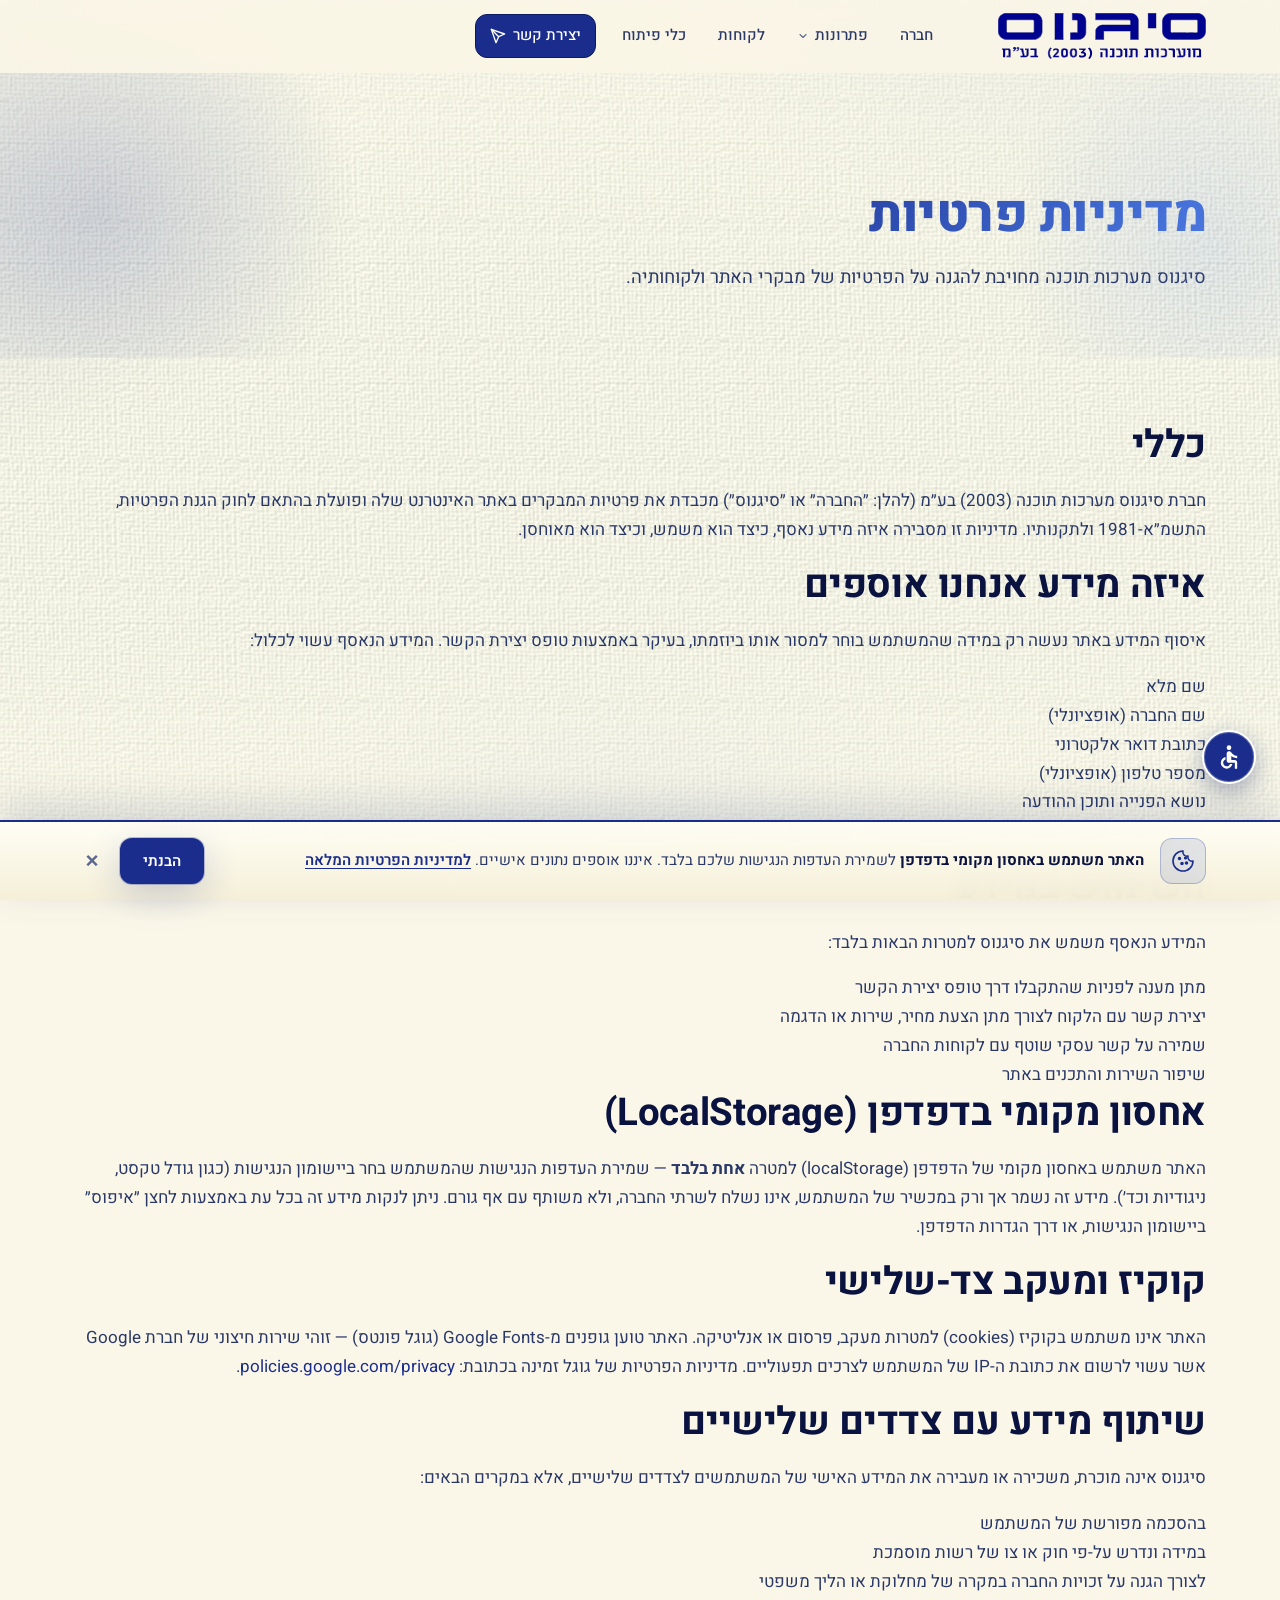
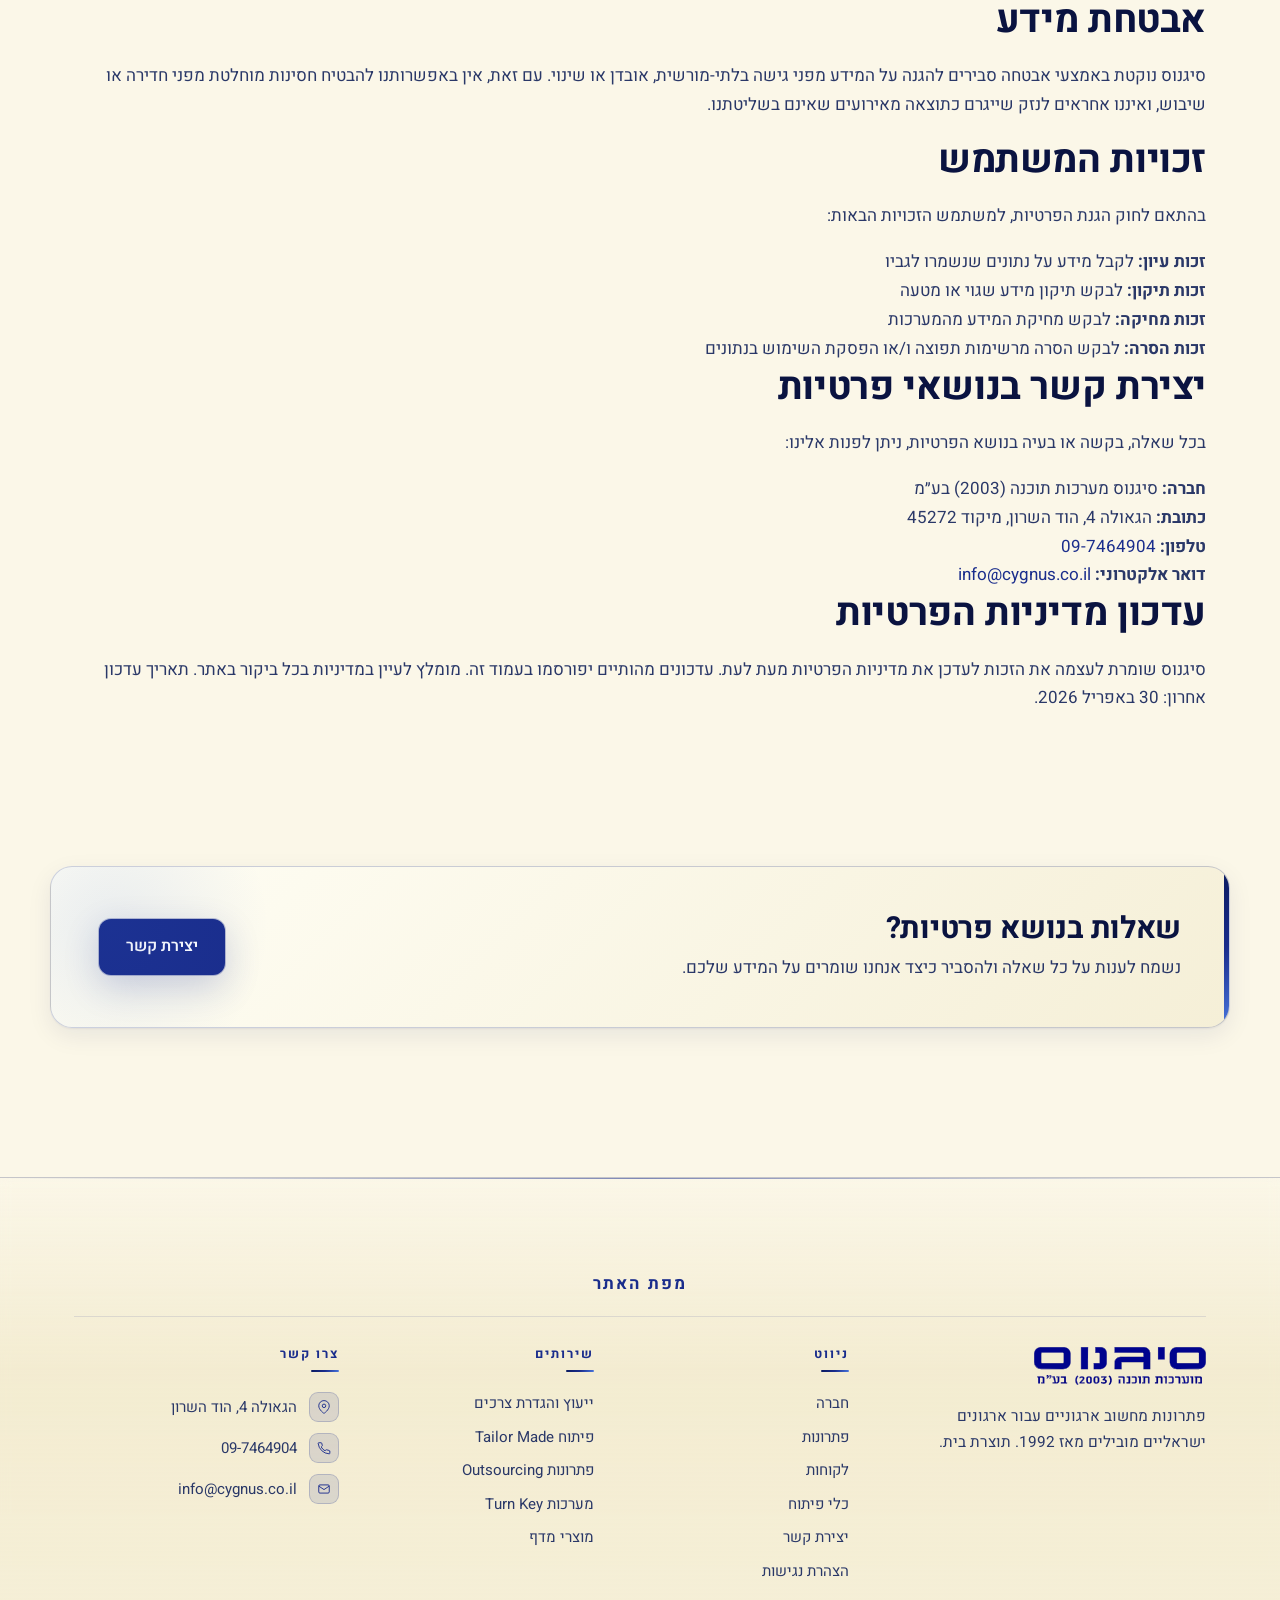
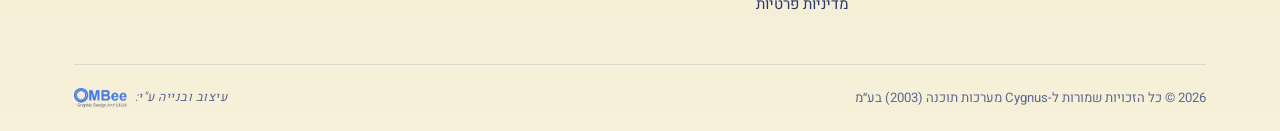
<file: privacy.html>
<!DOCTYPE html>
<html lang="he" dir="rtl">
<head>
  <meta charset="UTF-8">
  <meta name="viewport" content="width=device-width, initial-scale=1.0">
  <title>מדיניות פרטיות — סיגנוס מערכות תוכנה (2003) בע״מ</title>
  <meta name="description" content="מדיניות הפרטיות של אתר סיגנוס מערכות תוכנה — איזה מידע נאסף, כיצד הוא משמש, ומה הזכויות של המשתמשים.">
  <link rel="icon" type="image/png" href="images/cygnus_icon.png">
  <link rel="preconnect" href="https://fonts.googleapis.com">
  <link rel="preconnect" href="https://fonts.gstatic.com" crossorigin>
  <link href="https://fonts.googleapis.com/css2?family=Heebo:wght@300;400;500;600;700;800;900&family=Assistant:wght@400;600;700&display=swap" rel="stylesheet">
  <link rel="stylesheet" href="styles.css">
</head>
<body>

  <header class="site-header" id="siteHeader">
    <div class="container nav-wrap">
      <a href="index.html" class="brand" aria-label="סיגנוס מערכות תוכנה - דף הבית">
        <img src="images/Cygnus_Logo.svg" alt="סיגנוס מערכות תוכנה (2003) בע״מ" class="brand-logo">
      </a>
      <nav class="primary-nav" aria-label="ניווט ראשי">
        <a href="about.html">חברה</a>
        <div class="nav-dropdown">
          <a href="products.html" class="nav-dropdown-link">פתרונות<svg class="nav-chevron" viewBox="0 0 24 24" fill="none" stroke="currentColor" stroke-width="2.2" stroke-linecap="round" stroke-linejoin="round" aria-hidden="true"><path d="M6 9l6 6 6-6"/></svg></a>
          <ul class="nav-dropdown-menu" role="menu">
            <li><a href="products.html#consulting"><span class="nd-num">01</span><span>ייעוץ והגדרת צרכים</span></a></li>
            <li><a href="products.html#analysis"><span class="nd-num">02</span><span>ניתוח מערכת</span></a></li>
            <li><a href="products.html#tailor"><span class="nd-num">03</span><span>פיתוח Tailor Made</span></a></li>
            <li><a href="products.html#outsourcing"><span class="nd-num">04</span><span>פתרונות Outsourcing</span></a></li>
            <li><a href="products.html#turnkey"><span class="nd-num">05</span><span>מערכות Turn Key</span></a></li>
            <li><a href="products.html#mamshak"><span class="nd-num">06</span><span>מוצרי מדף — ממש”ק</span></a></li>
          </ul>
        </div>
        <a href="customers.html">לקוחות</a>
        <a href="tech.html">כלי פיתוח</a>
        <a href="contact.html" class="cta-link">יצירת קשר<svg class="btn-plane" viewBox="0 0 24 24" fill="none" stroke="currentColor" stroke-width="2" stroke-linecap="round" stroke-linejoin="round" aria-hidden="true"><path d="M22 2L11 13"/><path d="M22 2l-7 20-4-9-9-4 20-7z"/></svg></a>
      </nav>
      <button class="nav-toggle" aria-label="פתיחת תפריט" aria-expanded="false"><span></span><span></span><span></span></button>
    </div>
  </header>

  <section class="page-hero">
    <div class="container">
      <h1>מדיניות פרטיות</h1>
      <p class="page-lede">סיגנוס מערכות תוכנה מחויבת להגנה על הפרטיות של מבקרי האתר ולקוחותיה.</p>
    </div>
  </section>

  <section class="section">
    <div class="container legal-content">

      <h2>כללי</h2>
      <p>
        חברת סיגנוס מערכות תוכנה (2003) בע״מ (להלן: ״החברה״ או ״סיגנוס״) מכבדת את פרטיות
        המבקרים באתר האינטרנט שלה ופועלת בהתאם לחוק הגנת הפרטיות, התשמ״א-1981 ולתקנותיו.
        מדיניות זו מסבירה איזה מידע נאסף, כיצד הוא משמש, וכיצד הוא מאוחסן.
      </p>

      <h2>איזה מידע אנחנו אוספים</h2>
      <p>
        איסוף המידע באתר נעשה רק במידה שהמשתמש בוחר למסור אותו ביוזמתו, בעיקר באמצעות
        טופס יצירת הקשר. המידע הנאסף עשוי לכלול:
      </p>
      <ul class="legal-list">
        <li>שם מלא</li>
        <li>שם החברה (אופציונלי)</li>
        <li>כתובת דואר אלקטרוני</li>
        <li>מספר טלפון (אופציונלי)</li>
        <li>נושא הפנייה ותוכן ההודעה</li>
      </ul>
      <p>
        מסירת המידע נתונה לבחירתו של המשתמש בלבד. המשתמש אינו חייב על-פי חוק למסור את
        המידע, אך ללא מסירתו לא נוכל לחזור אליו ולענות לפנייתו.
      </p>

      <h2>השימוש במידע</h2>
      <p>המידע הנאסף משמש את סיגנוס למטרות הבאות בלבד:</p>
      <ul class="legal-list">
        <li>מתן מענה לפניות שהתקבלו דרך טופס יצירת הקשר</li>
        <li>יצירת קשר עם הלקוח לצורך מתן הצעת מחיר, שירות או הדגמה</li>
        <li>שמירה על קשר עסקי שוטף עם לקוחות החברה</li>
        <li>שיפור השירות והתכנים באתר</li>
      </ul>

      <h2>אחסון מקומי בדפדפן (LocalStorage)</h2>
      <p>
        האתר משתמש באחסון מקומי של הדפדפן (localStorage) למטרה <strong>אחת בלבד</strong> —
        שמירת העדפות הנגישות שהמשתמש בחר ביישומון הנגישות (כגון גודל טקסט, ניגודיות וכד׳).
        מידע זה נשמר אך ורק במכשיר של המשתמש, אינו נשלח לשרתי החברה, ולא משותף עם אף גורם.
        ניתן לנקות מידע זה בכל עת באמצעות לחצן ״איפוס״ ביישומון הנגישות, או דרך הגדרות הדפדפן.
      </p>

      <h2>קוקיז ומעקב צד-שלישי</h2>
      <p>
        האתר אינו משתמש בקוקיז (cookies) למטרות מעקב, פרסום או אנליטיקה.
        האתר טוען גופנים מ-Google Fonts (גוגל פונטס) — זוהי שירות חיצוני של חברת Google
        אשר עשוי לרשום את כתובת ה-IP של המשתמש לצרכים תפעוליים. מדיניות הפרטיות של גוגל
        זמינה בכתובת: <a href="https://policies.google.com/privacy" target="_blank" rel="noopener">policies.google.com/privacy</a>.
      </p>

      <h2>שיתוף מידע עם צדדים שלישיים</h2>
      <p>
        סיגנוס אינה מוכרת, משכירה או מעבירה את המידע האישי של המשתמשים לצדדים שלישיים,
        אלא במקרים הבאים:
      </p>
      <ul class="legal-list">
        <li>בהסכמה מפורשת של המשתמש</li>
        <li>במידה ונדרש על-פי חוק או צו של רשות מוסמכת</li>
        <li>לצורך הגנה על זכויות החברה במקרה של מחלוקת או הליך משפטי</li>
      </ul>

      <h2>אבטחת מידע</h2>
      <p>
        סיגנוס נוקטת באמצעי אבטחה סבירים להגנה על המידע מפני גישה בלתי-מורשית,
        אובדן או שינוי. עם זאת, אין באפשרותנו להבטיח חסינות מוחלטת מפני חדירה
        או שיבוש, ואיננו אחראים לנזק שייגרם כתוצאה מאירועים שאינם בשליטתנו.
      </p>

      <h2>זכויות המשתמש</h2>
      <p>בהתאם לחוק הגנת הפרטיות, למשתמש הזכויות הבאות:</p>
      <ul class="legal-list">
        <li><strong>זכות עיון:</strong> לקבל מידע על נתונים שנשמרו לגביו</li>
        <li><strong>זכות תיקון:</strong> לבקש תיקון מידע שגוי או מטעה</li>
        <li><strong>זכות מחיקה:</strong> לבקש מחיקת המידע מהמערכות</li>
        <li><strong>זכות הסרה:</strong> לבקש הסרה מרשימות תפוצה ו/או הפסקת השימוש בנתונים</li>
      </ul>

      <h2>יצירת קשר בנושאי פרטיות</h2>
      <div class="legal-contact">
        <p>בכל שאלה, בקשה או בעיה בנושא הפרטיות, ניתן לפנות אלינו:</p>
        <ul class="contact-inline">
          <li><strong>חברה:</strong> סיגנוס מערכות תוכנה (2003) בע״מ</li>
          <li><strong>כתובת:</strong> הגאולה 4, הוד השרון, מיקוד 45272</li>
          <li><strong>טלפון:</strong> <a href="tel:+97297464904">09-7464904</a></li>
          <li><strong>דואר אלקטרוני:</strong> <a href="mailto:info@cygnus.co.il">info@cygnus.co.il</a></li>
        </ul>
      </div>

      <h2>עדכון מדיניות הפרטיות</h2>
      <p>
        סיגנוס שומרת לעצמה את הזכות לעדכן את מדיניות הפרטיות מעת לעת.
        עדכונים מהותיים יפורסמו בעמוד זה. מומלץ לעיין במדיניות בכל ביקור באתר.
        תאריך עדכון אחרון: <time datetime="2026-04-30">30 באפריל 2026</time>.
      </p>

    </div>
  </section>

  <section class="section cta-strip">
    <div class="container cta-wrap">
      <div>
        <h2>שאלות בנושא פרטיות?</h2>
        <p>נשמח לענות על כל שאלה ולהסביר כיצד אנחנו שומרים על המידע שלכם.</p>
      </div>
      <a href="contact.html" class="btn btn-primary">יצירת קשר</a>
    </div>
  </section>

  <footer class="site-footer rich-footer">
    <div class="container">
      <div class="footer-sitemap">
        <h4>מפת האתר</h4>
      </div>
      <div class="footer-main">
        <div class="footer-brand-col">
          <a href="index.html" class="footer-brand-link">
            <img src="images/Cygnus_Logo.svg" alt="סיגנוס מערכות תוכנה (2003) בע״מ" class="brand-logo">
          </a>
          <p class="footer-tag">פתרונות מחשוב ארגוניים עבור ארגונים ישראליים מובילים מאז 1992. תוצרת בית.</p>
          
        </div>
        <div class="footer-col">
          <h4>ניווט</h4>
          <ul>
            <li><a href="about.html">חברה</a></li>
            <li><a href="products.html">פתרונות</a></li>
            <li><a href="customers.html">לקוחות</a></li>
            <li><a href="tech.html">כלי פיתוח</a></li>
            <li><a href="contact.html">יצירת קשר</a></li>
            <li><a href="accessibility.html">הצהרת נגישות</a></li>
            <li><a href="privacy.html">מדיניות פרטיות</a></li>
          </ul>
        </div>
        <div class="footer-col">
          <h4>שירותים</h4>
          <ul>
            <li>ייעוץ והגדרת צרכים</li>
            <li>פיתוח Tailor Made</li>
            <li>פתרונות Outsourcing</li>
            <li>מערכות Turn Key</li>
            <li>מוצרי מדף</li>
          </ul>
        </div>
        <div class="footer-col">
          <h4>צרו קשר</h4>
          <ul class="footer-contact">
            <li><span class="fc-icon" aria-hidden="true"><svg viewBox="0 0 24 24" fill="none" stroke="currentColor" stroke-width="1.6"><path d="M21 10c0 7-9 13-9 13S3 17 3 10a9 9 0 1118 0z"/><circle cx="12" cy="10" r="3"/></svg></span>הגאולה 4, הוד השרון</li>
            <li><span class="fc-icon" aria-hidden="true"><svg viewBox="0 0 24 24" fill="none" stroke="currentColor" stroke-width="1.6"><path d="M22 16.92V21a1 1 0 01-1.09 1A19.9 19.9 0 012 4.09 1 1 0 013 3h4.09a1 1 0 011 .75l1 4a1 1 0 01-.27 1L7.21 10.21a16 16 0 006.58 6.58l1.46-1.46a1 1 0 011-.27l4 1a1 1 0 01.75 1z"/></svg></span><a href="tel:+97297464904">09-7464904</a></li>
            <li><span class="fc-icon" aria-hidden="true"><svg viewBox="0 0 24 24" fill="none" stroke="currentColor" stroke-width="1.6"><rect x="3" y="5" width="18" height="14" rx="2"/><path d="M3 7l9 6 9-6"/></svg></span><a href="mailto:info@cygnus.co.il">info@cygnus.co.il</a></li>
          </ul>
        </div>
      </div>
      <div class="footer-bottom">
        <p class="footer-copy"><span dir="ltr">© <span id="year">2026</span></span> כל הזכויות שמורות ל-Cygnus מערכות תוכנה (2003) בע״מ</p>
        <p class="footer-mini"><span>עיצוב ובנייה ע"י:</span> <a href="https://ombee.co.il" target="_blank" rel="noopener" class="ombee-link"><img src="images/ombee-logo.png" alt="OMBee" class="ombee-logo"></a></p>
      </div>
    </div>
  </footer>

  <!-- תפריט נגישות -->
  <div class="a11y-widget" id="a11yWidget">
    <button class="a11y-toggle" id="a11yToggle" aria-label="פתיחת תפריט נגישות" aria-expanded="false" aria-controls="a11yPanel" type="button">
      <svg viewBox="0 0 24 24" fill="currentColor" aria-hidden="true">
        <circle cx="12" cy="4" r="2"/>
        <path d="M19 13v-2c-1.54.02-3.09-.75-4.07-1.83l-1.29-1.43c-.17-.19-.38-.34-.61-.45-.01 0-.01-.01-.02-.01H13c-.35-.2-.75-.3-1.18-.26C10.79 7.13 10 8.04 10 9.09V15c0 1.1.9 2 2 2h5v5h2v-5.5c0-1.1-.9-2-2-2h-3v-3.45c1.29 1.07 3.25 1.94 5 1.95zm-6.17 5c-.41 1.16-1.52 2-2.83 2-1.66 0-3-1.34-3-3 0-1.31.84-2.41 2-2.83V12.1c-2.28.46-4 2.48-4 4.9 0 2.76 2.24 5 5 5 2.42 0 4.44-1.72 4.9-4h-2.07z"/>
      </svg>
    </button>
    <div class="a11y-panel" id="a11yPanel" role="dialog" aria-label="תפריט נגישות" aria-modal="false">
      <div class="a11y-head">
        <h3>תפריט נגישות</h3>
        <button class="a11y-close" id="a11yClose" aria-label="סגירת תפריט נגישות" type="button">×</button>
      </div>
      <div class="a11y-grid">
        <button class="a11y-cell" data-acc="links" type="button" aria-pressed="false"><svg viewBox="0 0 24 24" fill="none" stroke="currentColor" stroke-width="1.7" stroke-linecap="round" stroke-linejoin="round" aria-hidden="true"><path d="M10 13a5 5 0 0 0 7.54.54l3-3a5 5 0 0 0-7.07-7.07l-1.72 1.71"/><path d="M14 11a5 5 0 0 0-7.54-.54l-3 3a5 5 0 0 0 7.07 7.07l1.71-1.71"/></svg><span>הדגשת קישורים</span></button>
        <button class="a11y-cell" data-acc="contrast" type="button" aria-pressed="false"><svg viewBox="0 0 24 24" aria-hidden="true"><circle cx="12" cy="12" r="9.5" fill="none" stroke="currentColor" stroke-width="1.7"/><path d="M12 2.5v19a9.5 9.5 0 0 0 0-19z" fill="currentColor"/></svg><span>+ ניגודיות</span></button>
        <button class="a11y-cell" data-acc="spacing" type="button" aria-pressed="false"><svg viewBox="0 0 24 24" fill="none" stroke="currentColor" stroke-width="1.7" stroke-linecap="round" stroke-linejoin="round" aria-hidden="true"><path d="M4 12h16" stroke-dasharray="2 2"/><path d="M4 12l4-4M4 12l4 4"/><path d="M20 12l-4-4M20 12l-4 4"/></svg><span>ריווח טקסט</span></button>
        <button class="a11y-cell" data-acc="big-text" type="button" aria-pressed="false"><svg viewBox="0 0 24 24" aria-hidden="true"><text x="12" y="17" text-anchor="middle" font-family="Heebo, sans-serif" font-size="16" font-weight="800" fill="currentColor">TT</text></svg><span>טקסט גדול</span></button>
        <button class="a11y-cell" data-acc="hide-images" type="button" aria-pressed="false"><svg viewBox="0 0 24 24" fill="none" stroke="currentColor" stroke-width="1.7" stroke-linecap="round" stroke-linejoin="round" aria-hidden="true"><rect x="3" y="3" width="18" height="18" rx="2"/><circle cx="8.5" cy="8.5" r="1.5" fill="currentColor"/><path d="M21 15l-5-5-9 9"/><line x1="3" y1="3" x2="21" y2="21" stroke-width="2"/></svg><span>הסתרת תמונות</span></button>
        <button class="a11y-cell" data-acc="no-anim" type="button" aria-pressed="false"><svg viewBox="0 0 24 24" fill="none" stroke="currentColor" stroke-width="1.8" stroke-linecap="round" aria-hidden="true"><line x1="9" y1="5" x2="9" y2="19" stroke-dasharray="3 2"/><line x1="15" y1="5" x2="15" y2="19" stroke-dasharray="3 2"/></svg><span>ביטול הנפשות</span></button>
        <button class="a11y-cell" data-acc="cursor" type="button" aria-pressed="false"><svg viewBox="0 0 24 24" fill="none" stroke="currentColor" stroke-width="1.7" stroke-linecap="round" stroke-linejoin="round" aria-hidden="true"><path d="M5 3l7 18 3-7 7-3z"/></svg><span>סמן</span></button>
        <button class="a11y-cell" data-acc="dyslexia" type="button" aria-pressed="false"><svg viewBox="0 0 24 24" aria-hidden="true"><text x="12" y="17" text-anchor="middle" font-family="Heebo, sans-serif" font-size="14" font-weight="700" fill="currentColor">Df</text></svg><span>תמיכה בדיסלקסיה</span></button>
        <button class="a11y-cell" data-acc="line-height" type="button" aria-pressed="false"><svg viewBox="0 0 24 24" fill="none" stroke="currentColor" stroke-width="1.7" stroke-linecap="round" stroke-linejoin="round" aria-hidden="true"><path d="M6 6h14M6 12h14M6 18h14"/><path d="M3 5l-1 1.5L3 8M3 16l-1 1.5L3 19" opacity=".8"/></svg><span>גובה שורה</span></button>
        <button class="a11y-cell" data-acc="tooltips" type="button" aria-pressed="false"><svg viewBox="0 0 24 24" fill="none" stroke="currentColor" stroke-width="1.7" stroke-linecap="round" stroke-linejoin="round" aria-hidden="true"><path d="M21 15a2 2 0 0 1-2 2H7l-4 4V5a2 2 0 0 1 2-2h14a2 2 0 0 1 2 2z"/><line x1="12" y1="11" x2="12" y2="14"/><circle cx="12" cy="8" r=".8" fill="currentColor"/></svg><span>תאורים</span></button>
        <button class="a11y-cell" data-acc="calm" type="button" aria-pressed="false"><svg viewBox="0 0 24 24" fill="currentColor" aria-hidden="true"><path d="M12 2.5C7.5 9 5.5 13 5.5 16a6.5 6.5 0 0 0 13 0c0-3-2-7-6.5-13.5z"/></svg><span>רוגע</span></button>
        <button class="a11y-cell" data-acc="text-align" type="button" aria-pressed="false"><svg viewBox="0 0 24 24" fill="none" stroke="currentColor" stroke-width="1.7" stroke-linecap="round" aria-hidden="true"><line x1="3" y1="6" x2="21" y2="6"/><line x1="3" y1="12" x2="15" y2="12"/><line x1="3" y1="18" x2="18" y2="18"/></svg><span>יישור טקסט</span></button>
      </div>
      <button class="a11y-reset-btn" data-acc="reset" type="button"><svg viewBox="0 0 24 24" fill="none" stroke="currentColor" stroke-width="2" stroke-linecap="round" stroke-linejoin="round" aria-hidden="true"><path d="M3 12a9 9 0 0 1 15.5-6.3L21 8"/><path d="M21 3v5h-5"/><path d="M21 12a9 9 0 0 1-15.5 6.3L3 16"/><path d="M3 21v-5h5"/></svg><span>איפוס את כל הגדרות הנגישות</span></button>
      <div class="a11y-foot"><a href="accessibility.html">הצהרת נגישות</a><span aria-hidden="true">·</span><a href="privacy.html">מדיניות פרטיות</a></div>
    </div>
  </div>

  <script src="script.js" defer></script>
</body>
</html>
</file>
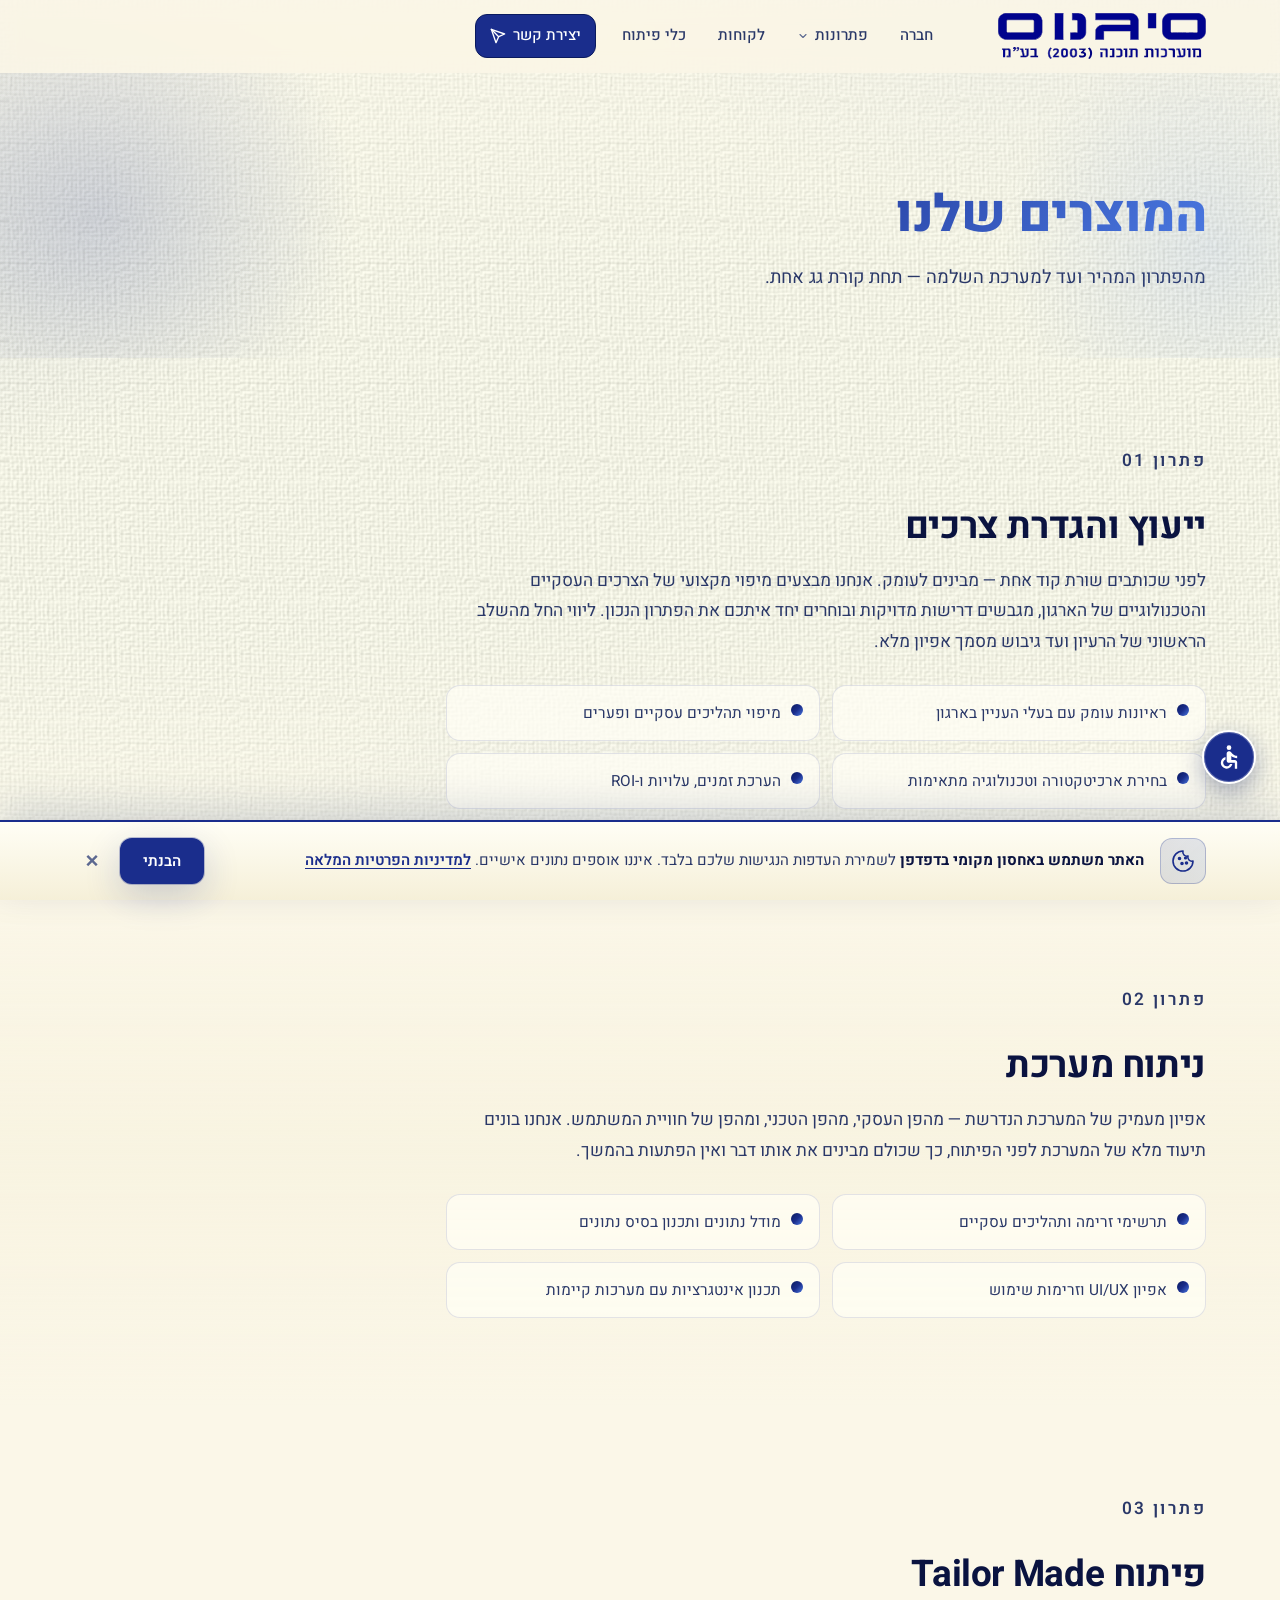
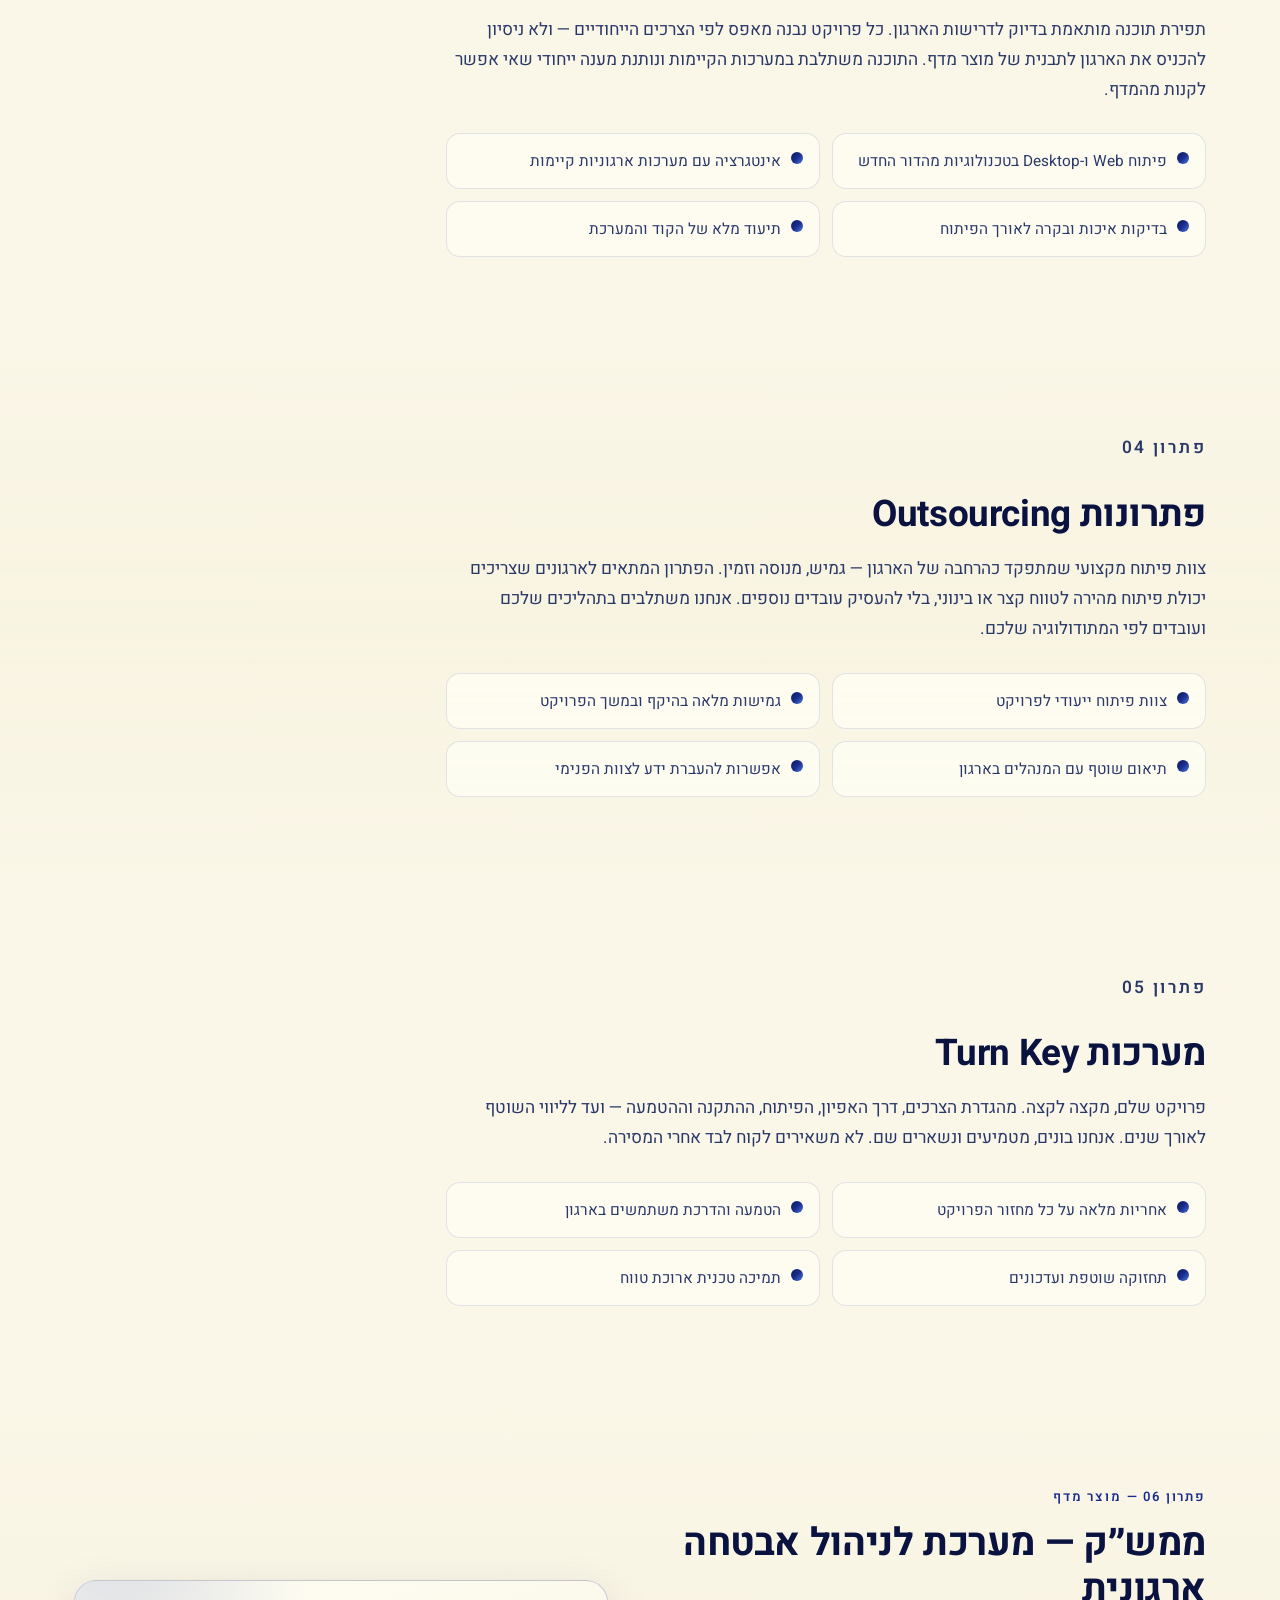
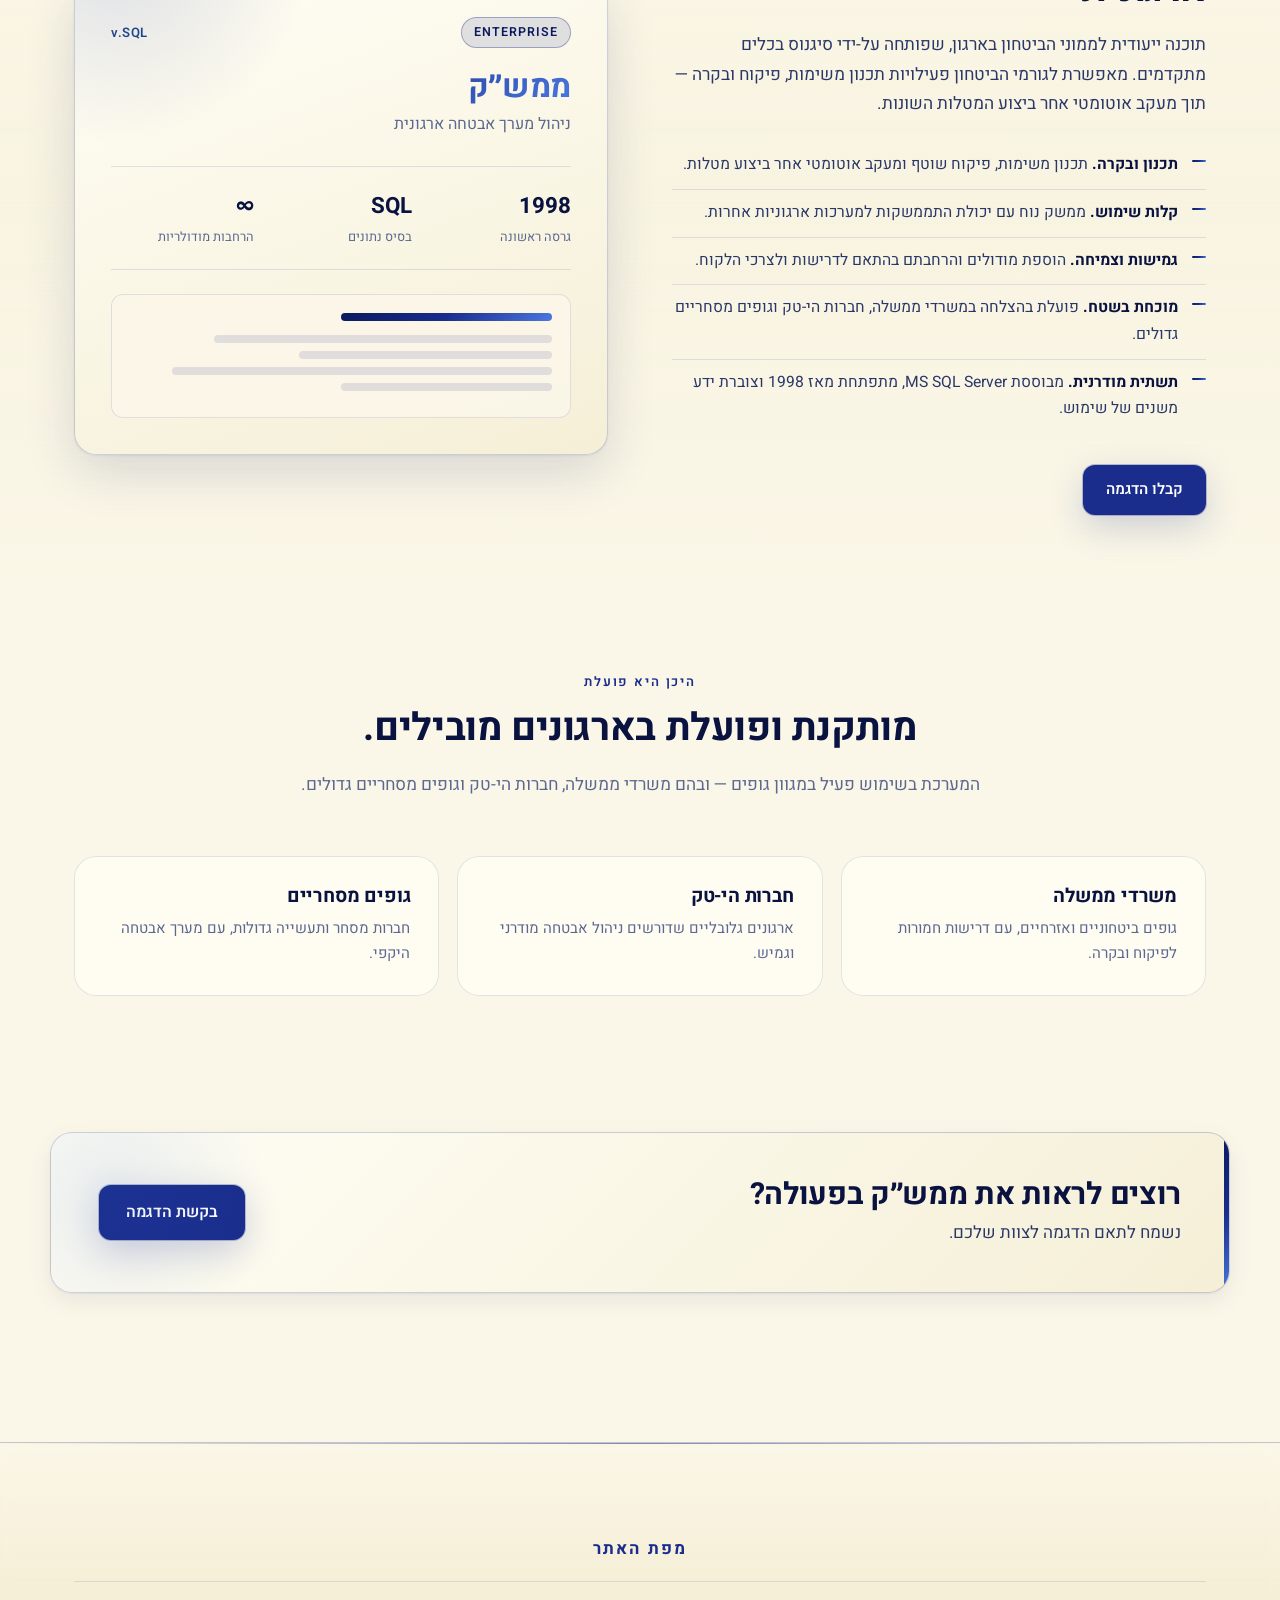
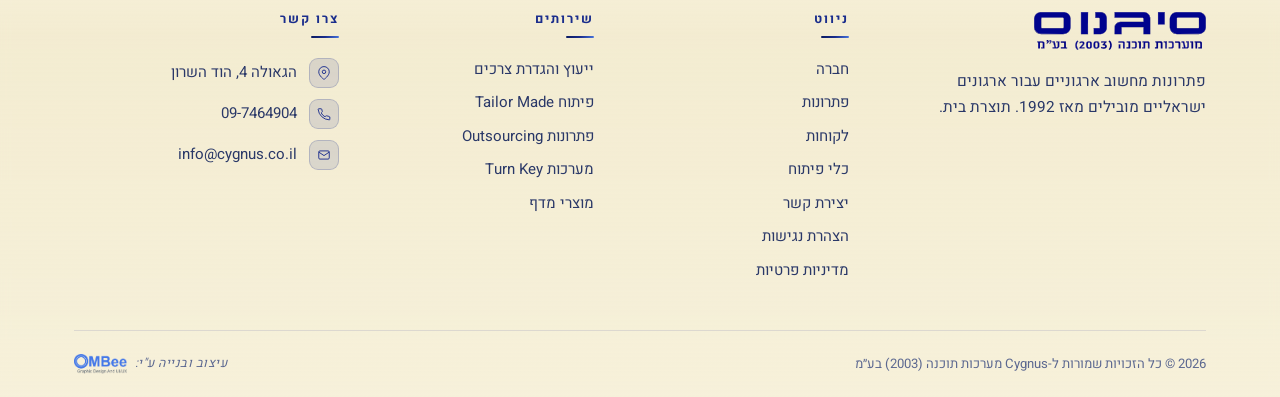
<file: products.html>
<!DOCTYPE html>
<html lang="he" dir="rtl">
<head>
  <meta charset="UTF-8">
  <meta name="viewport" content="width=device-width, initial-scale=1.0">
  <title>פתרונות — ממש״ק | סיגנוס מערכות תוכנה (2003) בע״מ</title>
  <meta name="description" content="ממש״ק — תוכנה לניהול מערך אבטחה ארגונית, מהמתקדמות מסוגה. מותקנת בהצלחה במשרדי ממשלה, חברות הי-טק וגופים מסחריים.">
  <link rel="icon" type="image/png" href="images/cygnus_icon.png">
  <link rel="preconnect" href="https://fonts.googleapis.com">
  <link rel="preconnect" href="https://fonts.gstatic.com" crossorigin>
  <link href="https://fonts.googleapis.com/css2?family=Heebo:wght@300;400;500;600;700;800;900&family=Assistant:wght@400;600;700&display=swap" rel="stylesheet">
  <link rel="stylesheet" href="styles.css">
</head>
<body>

  <header class="site-header" id="siteHeader">
    <div class="container nav-wrap">
      <a href="index.html" class="brand" aria-label="סיגנוס מערכות תוכנה - דף הבית">
        <img src="images/Cygnus_Logo.svg" alt="סיגנוס מערכות תוכנה (2003) בע״מ" class="brand-logo">
      </a>
      <nav class="primary-nav" aria-label="ניווט ראשי">
        <a href="about.html">חברה</a>
        <div class="nav-dropdown is-active">
          <a href="products.html" class="nav-dropdown-link">פתרונות<svg class="nav-chevron" viewBox="0 0 24 24" fill="none" stroke="currentColor" stroke-width="2.2" stroke-linecap="round" stroke-linejoin="round" aria-hidden="true"><path d="M6 9l6 6 6-6"/></svg></a>
          <ul class="nav-dropdown-menu" role="menu">
            <li><a href="products.html#consulting"><span class="nd-num">01</span><span>ייעוץ והגדרת צרכים</span></a></li>
            <li><a href="products.html#analysis"><span class="nd-num">02</span><span>ניתוח מערכת</span></a></li>
            <li><a href="products.html#tailor"><span class="nd-num">03</span><span>פיתוח Tailor Made</span></a></li>
            <li><a href="products.html#outsourcing"><span class="nd-num">04</span><span>פתרונות Outsourcing</span></a></li>
            <li><a href="products.html#turnkey"><span class="nd-num">05</span><span>מערכות Turn Key</span></a></li>
            <li><a href="products.html#mamshak"><span class="nd-num">06</span><span>מוצרי מדף — ממש”ק</span></a></li>
          </ul>
        </div>
        <a href="customers.html">לקוחות</a>
        <a href="tech.html">כלי פיתוח</a>
        <a href="contact.html" class="cta-link">יצירת קשר<svg class="btn-plane" viewBox="0 0 24 24" fill="none" stroke="currentColor" stroke-width="2" stroke-linecap="round" stroke-linejoin="round" aria-hidden="true"><path d="M22 2L11 13"/><path d="M22 2l-7 20-4-9-9-4 20-7z"/></svg></a>
      </nav>
      <button class="nav-toggle" aria-label="פתיחת תפריט" aria-expanded="false"><span></span><span></span><span></span></button>
    </div>
  </header>

  <section class="page-hero">
    <div class="container">
      <h1>המוצרים שלנו</h1>
      <p class="page-lede">מהפתרון המהיר ועד למערכת השלמה — תחת קורת גג אחת.</p>
    </div>
  </section>

  <section class="section solution-block" id="consulting">
    <div class="container">
      <div class="solution-content">
        <p class="section-label">פתרון 01</p>
        <h2>ייעוץ והגדרת צרכים</h2>
        <p>לפני שכותבים שורת קוד אחת — מבינים לעומק. אנחנו מבצעים מיפוי מקצועי של הצרכים העסקיים והטכנולוגיים של הארגון, מגבשים דרישות מדויקות ובוחרים יחד איתכם את הפתרון הנכון. ליווי החל מהשלב הראשוני של הרעיון ועד גיבוש מסמך אפיון מלא.</p>
        <ul class="solution-features">
          <li>ראיונות עומק עם בעלי העניין בארגון</li>
          <li>מיפוי תהליכים עסקיים ופערים</li>
          <li>בחירת ארכיטקטורה וטכנולוגיה מתאימות</li>
          <li>הערכת זמנים, עלויות ו-ROI</li>
        </ul>
      </div>
    </div>
  </section>

  <section class="section solution-block alt" id="analysis">
    <div class="container">
      <div class="solution-content">
        <p class="section-label">פתרון 02</p>
        <h2>ניתוח מערכת</h2>
        <p>אפיון מעמיק של המערכת הנדרשת — מהפן העסקי, מהפן הטכני, ומהפן של חוויית המשתמש. אנחנו בונים תיעוד מלא של המערכת לפני הפיתוח, כך שכולם מבינים את אותו דבר ואין הפתעות בהמשך.</p>
        <ul class="solution-features">
          <li>תרשימי זרימה ותהליכים עסקיים</li>
          <li>מודל נתונים ותכנון בסיס נתונים</li>
          <li>אפיון UI/UX וזרימות שימוש</li>
          <li>תכנון אינטגרציות עם מערכות קיימות</li>
        </ul>
      </div>
    </div>
  </section>

  <section class="section solution-block" id="tailor">
    <div class="container">
      <div class="solution-content">
        <p class="section-label">פתרון 03</p>
        <h2>פיתוח Tailor Made</h2>
        <p>תפירת תוכנה מותאמת בדיוק לדרישות הארגון. כל פרויקט נבנה מאפס לפי הצרכים הייחודיים — ולא ניסיון להכניס את הארגון לתבנית של מוצר מדף. התוכנה משתלבת במערכות הקיימות ונותנת מענה ייחודי שאי אפשר לקנות מהמדף.</p>
        <ul class="solution-features">
          <li>פיתוח Web ו-Desktop בטכנולוגיות מהדור החדש</li>
          <li>אינטגרציה עם מערכות ארגוניות קיימות</li>
          <li>בדיקות איכות ובקרה לאורך הפיתוח</li>
          <li>תיעוד מלא של הקוד והמערכת</li>
        </ul>
      </div>
    </div>
  </section>

  <section class="section solution-block alt" id="outsourcing">
    <div class="container">
      <div class="solution-content">
        <p class="section-label">פתרון 04</p>
        <h2>פתרונות Outsourcing</h2>
        <p>צוות פיתוח מקצועי שמתפקד כהרחבה של הארגון — גמיש, מנוסה וזמין. הפתרון המתאים לארגונים שצריכים יכולת פיתוח מהירה לטווח קצר או בינוני, בלי להעסיק עובדים נוספים. אנחנו משתלבים בתהליכים שלכם ועובדים לפי המתודולוגיה שלכם.</p>
        <ul class="solution-features">
          <li>צוות פיתוח ייעודי לפרויקט</li>
          <li>גמישות מלאה בהיקף ובמשך הפרויקט</li>
          <li>תיאום שוטף עם המנהלים בארגון</li>
          <li>אפשרות להעברת ידע לצוות הפנימי</li>
        </ul>
      </div>
    </div>
  </section>

  <section class="section solution-block" id="turnkey">
    <div class="container">
      <div class="solution-content">
        <p class="section-label">פתרון 05</p>
        <h2>מערכות Turn Key</h2>
        <p>פרויקט שלם, מקצה לקצה. מהגדרת הצרכים, דרך האפיון, הפיתוח, ההתקנה וההטמעה — ועד לליווי השוטף לאורך שנים. אנחנו בונים, מטמיעים ונשארים שם. לא משאירים לקוח לבד אחרי המסירה.</p>
        <ul class="solution-features">
          <li>אחריות מלאה על כל מחזור הפרויקט</li>
          <li>הטמעה והדרכת משתמשים בארגון</li>
          <li>תחזוקה שוטפת ועדכונים</li>
          <li>תמיכה טכנית ארוכת טווח</li>
        </ul>
      </div>
    </div>
  </section>

  <section class="section solution-block alt" id="mamshak">
    <div class="container">
      <p class="section-label">פתרון 06 — מוצר מדף</p>
      <div class="product-wrap">
        <div class="product-info">
          <h2>ממש״ק — מערכת לניהול אבטחה ארגונית</h2>
          <p class="product-tagline">תוכנה ייעודית לממוני הביטחון בארגון, שפותחה על-ידי סיגנוס בכלים מתקדמים. מאפשרת לגורמי הביטחון פעילויות תכנון משימות, פיקוח ובקרה — תוך מעקב אוטומטי אחר ביצוע המטלות השונות.</p>
          <ul class="product-features">
            <li><strong>תכנון ובקרה.</strong> תכנון משימות, פיקוח שוטף ומעקב אוטומטי אחר ביצוע מטלות.</li>
            <li><strong>קלות שימוש.</strong> ממשק נוח עם יכולת התממשקות למערכות ארגוניות אחרות.</li>
            <li><strong>גמישות וצמיחה.</strong> הוספת מודולים והרחבתם בהתאם לדרישות ולצרכי הלקוח.</li>
            <li><strong>מוכחת בשטח.</strong> פועלת בהצלחה במשרדי ממשלה, חברות הי-טק וגופים מסחריים גדולים.</li>
            <li><strong>תשתית מודרנית.</strong> מבוססת MS SQL Server, מתפתחת מאז 1998 וצוברת ידע משנים של שימוש.</li>
          </ul>
          <a href="contact.html" class="btn btn-primary btn-sm">קבלו הדגמה</a>
        </div>
        <aside class="product-card">
          <div class="product-card-head">
            <span class="badge">Enterprise</span>
            <span class="version">v.SQL</span>
          </div>
          <h3>ממש״ק</h3>
          <p class="product-card-sub">ניהול מערך אבטחה ארגונית</p>
          <div class="product-stat-row">
            <div><strong>1998</strong><span>גרסה ראשונה</span></div>
            <div><strong>SQL</strong><span>בסיס נתונים</span></div>
            <div><strong>∞</strong><span>הרחבות מודולריות</span></div>
          </div>
          <div class="product-mock" aria-hidden="true">
            <div class="mock-bar"></div>
            <div class="mock-line w-80"></div>
            <div class="mock-line w-60"></div>
            <div class="mock-line w-90"></div>
            <div class="mock-line w-50"></div>
          </div>
        </aside>
      </div>
    </div>
  </section>


  <!-- Where it's deployed -->
  <section class="section deploy">
    <div class="container">
      <div class="section-head center">
        <p class="section-label">היכן היא פועלת</p>
        <h2>מותקנת ופועלת בארגונים מובילים.</h2>
        <p class="section-sub">המערכת בשימוש פעיל במגוון גופים — ובהם משרדי ממשלה, חברות הי-טק וגופים מסחריים גדולים.</p>
      </div>

      <div class="deploy-grid">
        <div class="deploy-card">
          <span class="deploy-num">01</span>
          <h3>משרדי ממשלה</h3>
          <p>גופים ביטחוניים ואזרחיים, עם דרישות חמורות לפיקוח ובקרה.</p>
        </div>
        <div class="deploy-card">
          <span class="deploy-num">02</span>
          <h3>חברות הי-טק</h3>
          <p>ארגונים גלובליים שדורשים ניהול אבטחה מודרני וגמיש.</p>
        </div>
        <div class="deploy-card">
          <span class="deploy-num">03</span>
          <h3>גופים מסחריים</h3>
          <p>חברות מסחר ותעשייה גדולות, עם מערך אבטחה היקפי.</p>
        </div>
      </div>
    </div>
  </section>

  <section class="section cta-strip">
    <div class="container cta-wrap">
      <div>
        <h2>רוצים לראות את ממש״ק בפעולה?</h2>
        <p>נשמח לתאם הדגמה לצוות שלכם.</p>
      </div>
      <a href="contact.html" class="btn btn-primary">בקשת הדגמה</a>
    </div>
  </section>

  <footer class="site-footer rich-footer">
    <div class="container">
      <div class="footer-sitemap">
        <h4>מפת האתר</h4>
      </div>
      <div class="footer-main">
        <div class="footer-brand-col">
          <a href="index.html" class="footer-brand-link">
            <img src="images/Cygnus_Logo.svg" alt="סיגנוס מערכות תוכנה (2003) בע״מ" class="brand-logo">
          </a>
          <p class="footer-tag">פתרונות מחשוב ארגוניים עבור ארגונים ישראליים מובילים מאז 1992. תוצרת בית.</p>
          
        </div>
        <div class="footer-col">
          <h4>ניווט</h4>
          <ul>
            <li><a href="about.html">חברה</a></li>
            <li><a href="products.html">פתרונות</a></li>
            <li><a href="customers.html">לקוחות</a></li>
            <li><a href="tech.html">כלי פיתוח</a></li>
            <li><a href="contact.html">יצירת קשר</a></li>
            <li><a href="accessibility.html">הצהרת נגישות</a></li>
            <li><a href="privacy.html">מדיניות פרטיות</a></li>
          </ul>
        </div>
        <div class="footer-col">
          <h4>שירותים</h4>
          <ul>
            <li>ייעוץ והגדרת צרכים</li>
            <li>פיתוח Tailor Made</li>
            <li>פתרונות Outsourcing</li>
            <li>מערכות Turn Key</li>
            <li>מוצרי מדף</li>
          </ul>
        </div>
        <div class="footer-col">
          <h4>צרו קשר</h4>
          <ul class="footer-contact">
            <li><span class="fc-icon" aria-hidden="true"><svg viewBox="0 0 24 24" fill="none" stroke="currentColor" stroke-width="1.6"><path d="M21 10c0 7-9 13-9 13S3 17 3 10a9 9 0 1118 0z"/><circle cx="12" cy="10" r="3"/></svg></span>הגאולה 4, הוד השרון</li>
            <li><span class="fc-icon" aria-hidden="true"><svg viewBox="0 0 24 24" fill="none" stroke="currentColor" stroke-width="1.6"><path d="M22 16.92V21a1 1 0 01-1.09 1A19.9 19.9 0 012 4.09 1 1 0 013 3h4.09a1 1 0 011 .75l1 4a1 1 0 01-.27 1L7.21 10.21a16 16 0 006.58 6.58l1.46-1.46a1 1 0 011-.27l4 1a1 1 0 01.75 1z"/></svg></span><a href="tel:+97297464904">09-7464904</a></li>
            <li><span class="fc-icon" aria-hidden="true"><svg viewBox="0 0 24 24" fill="none" stroke="currentColor" stroke-width="1.6"><rect x="3" y="5" width="18" height="14" rx="2"/><path d="M3 7l9 6 9-6"/></svg></span><a href="mailto:info@cygnus.co.il">info@cygnus.co.il</a></li>
          </ul>
        </div>
      </div>
      <div class="footer-bottom">
        <p class="footer-copy"><span dir="ltr">© <span id="year">2026</span></span> כל הזכויות שמורות ל-Cygnus מערכות תוכנה (2003) בע״מ</p>
        <p class="footer-mini"><span>עיצוב ובנייה ע"י:</span> <a href="https://ombee.co.il" target="_blank" rel="noopener" class="ombee-link"><img src="images/ombee-logo.png" alt="OMBee" class="ombee-logo"></a></p>
      </div>
    </div>
  </footer>

  <!-- תפריט נגישות -->
  <div class="a11y-widget" id="a11yWidget">
    <button class="a11y-toggle" id="a11yToggle" aria-label="פתיחת תפריט נגישות" aria-expanded="false" aria-controls="a11yPanel" type="button">
      <svg viewBox="0 0 24 24" fill="currentColor" aria-hidden="true">
        <circle cx="12" cy="4" r="2"/>
        <path d="M19 13v-2c-1.54.02-3.09-.75-4.07-1.83l-1.29-1.43c-.17-.19-.38-.34-.61-.45-.01 0-.01-.01-.02-.01H13c-.35-.2-.75-.3-1.18-.26C10.79 7.13 10 8.04 10 9.09V15c0 1.1.9 2 2 2h5v5h2v-5.5c0-1.1-.9-2-2-2h-3v-3.45c1.29 1.07 3.25 1.94 5 1.95zm-6.17 5c-.41 1.16-1.52 2-2.83 2-1.66 0-3-1.34-3-3 0-1.31.84-2.41 2-2.83V12.1c-2.28.46-4 2.48-4 4.9 0 2.76 2.24 5 5 5 2.42 0 4.44-1.72 4.9-4h-2.07z"/>
      </svg>
    </button>
    <div class="a11y-panel" id="a11yPanel" role="dialog" aria-label="תפריט נגישות" aria-modal="false">
      <div class="a11y-head">
        <h3>תפריט נגישות</h3>
        <button class="a11y-close" id="a11yClose" aria-label="סגירת תפריט נגישות" type="button">×</button>
      </div>
      <div class="a11y-grid">
        <button class="a11y-cell" data-acc="links" type="button" aria-pressed="false"><svg viewBox="0 0 24 24" fill="none" stroke="currentColor" stroke-width="1.7" stroke-linecap="round" stroke-linejoin="round" aria-hidden="true"><path d="M10 13a5 5 0 0 0 7.54.54l3-3a5 5 0 0 0-7.07-7.07l-1.72 1.71"/><path d="M14 11a5 5 0 0 0-7.54-.54l-3 3a5 5 0 0 0 7.07 7.07l1.71-1.71"/></svg><span>הדגשת קישורים</span></button>
        <button class="a11y-cell" data-acc="contrast" type="button" aria-pressed="false"><svg viewBox="0 0 24 24" aria-hidden="true"><circle cx="12" cy="12" r="9.5" fill="none" stroke="currentColor" stroke-width="1.7"/><path d="M12 2.5v19a9.5 9.5 0 0 0 0-19z" fill="currentColor"/></svg><span>+ ניגודיות</span></button>
        <button class="a11y-cell" data-acc="spacing" type="button" aria-pressed="false"><svg viewBox="0 0 24 24" fill="none" stroke="currentColor" stroke-width="1.7" stroke-linecap="round" stroke-linejoin="round" aria-hidden="true"><path d="M4 12h16" stroke-dasharray="2 2"/><path d="M4 12l4-4M4 12l4 4"/><path d="M20 12l-4-4M20 12l-4 4"/></svg><span>ריווח טקסט</span></button>
        <button class="a11y-cell" data-acc="big-text" type="button" aria-pressed="false"><svg viewBox="0 0 24 24" aria-hidden="true"><text x="12" y="17" text-anchor="middle" font-family="Heebo, sans-serif" font-size="16" font-weight="800" fill="currentColor">TT</text></svg><span>טקסט גדול</span></button>
        <button class="a11y-cell" data-acc="hide-images" type="button" aria-pressed="false"><svg viewBox="0 0 24 24" fill="none" stroke="currentColor" stroke-width="1.7" stroke-linecap="round" stroke-linejoin="round" aria-hidden="true"><rect x="3" y="3" width="18" height="18" rx="2"/><circle cx="8.5" cy="8.5" r="1.5" fill="currentColor"/><path d="M21 15l-5-5-9 9"/><line x1="3" y1="3" x2="21" y2="21" stroke-width="2"/></svg><span>הסתרת תמונות</span></button>
        <button class="a11y-cell" data-acc="no-anim" type="button" aria-pressed="false"><svg viewBox="0 0 24 24" fill="none" stroke="currentColor" stroke-width="1.8" stroke-linecap="round" aria-hidden="true"><line x1="9" y1="5" x2="9" y2="19" stroke-dasharray="3 2"/><line x1="15" y1="5" x2="15" y2="19" stroke-dasharray="3 2"/></svg><span>ביטול הנפשות</span></button>
        <button class="a11y-cell" data-acc="cursor" type="button" aria-pressed="false"><svg viewBox="0 0 24 24" fill="none" stroke="currentColor" stroke-width="1.7" stroke-linecap="round" stroke-linejoin="round" aria-hidden="true"><path d="M5 3l7 18 3-7 7-3z"/></svg><span>סמן</span></button>
        <button class="a11y-cell" data-acc="dyslexia" type="button" aria-pressed="false"><svg viewBox="0 0 24 24" aria-hidden="true"><text x="12" y="17" text-anchor="middle" font-family="Heebo, sans-serif" font-size="14" font-weight="700" fill="currentColor">Df</text></svg><span>תמיכה בדיסלקסיה</span></button>
        <button class="a11y-cell" data-acc="line-height" type="button" aria-pressed="false"><svg viewBox="0 0 24 24" fill="none" stroke="currentColor" stroke-width="1.7" stroke-linecap="round" stroke-linejoin="round" aria-hidden="true"><path d="M6 6h14M6 12h14M6 18h14"/><path d="M3 5l-1 1.5L3 8M3 16l-1 1.5L3 19" opacity=".8"/></svg><span>גובה שורה</span></button>
        <button class="a11y-cell" data-acc="tooltips" type="button" aria-pressed="false"><svg viewBox="0 0 24 24" fill="none" stroke="currentColor" stroke-width="1.7" stroke-linecap="round" stroke-linejoin="round" aria-hidden="true"><path d="M21 15a2 2 0 0 1-2 2H7l-4 4V5a2 2 0 0 1 2-2h14a2 2 0 0 1 2 2z"/><line x1="12" y1="11" x2="12" y2="14"/><circle cx="12" cy="8" r=".8" fill="currentColor"/></svg><span>תאורים</span></button>
        <button class="a11y-cell" data-acc="calm" type="button" aria-pressed="false"><svg viewBox="0 0 24 24" fill="currentColor" aria-hidden="true"><path d="M12 2.5C7.5 9 5.5 13 5.5 16a6.5 6.5 0 0 0 13 0c0-3-2-7-6.5-13.5z"/></svg><span>רוגע</span></button>
        <button class="a11y-cell" data-acc="text-align" type="button" aria-pressed="false"><svg viewBox="0 0 24 24" fill="none" stroke="currentColor" stroke-width="1.7" stroke-linecap="round" aria-hidden="true"><line x1="3" y1="6" x2="21" y2="6"/><line x1="3" y1="12" x2="15" y2="12"/><line x1="3" y1="18" x2="18" y2="18"/></svg><span>יישור טקסט</span></button>
      </div>
      <button class="a11y-reset-btn" data-acc="reset" type="button"><svg viewBox="0 0 24 24" fill="none" stroke="currentColor" stroke-width="2" stroke-linecap="round" stroke-linejoin="round" aria-hidden="true"><path d="M3 12a9 9 0 0 1 15.5-6.3L21 8"/><path d="M21 3v5h-5"/><path d="M21 12a9 9 0 0 1-15.5 6.3L3 16"/><path d="M3 21v-5h5"/></svg><span>איפוס את כל הגדרות הנגישות</span></button>
      <div class="a11y-foot"><a href="accessibility.html">הצהרת נגישות</a><span aria-hidden="true">·</span><a href="privacy.html">מדיניות פרטיות</a></div>
    </div>
  </div>

  <script src="script.js" defer></script>
</body>
</html>
</file>
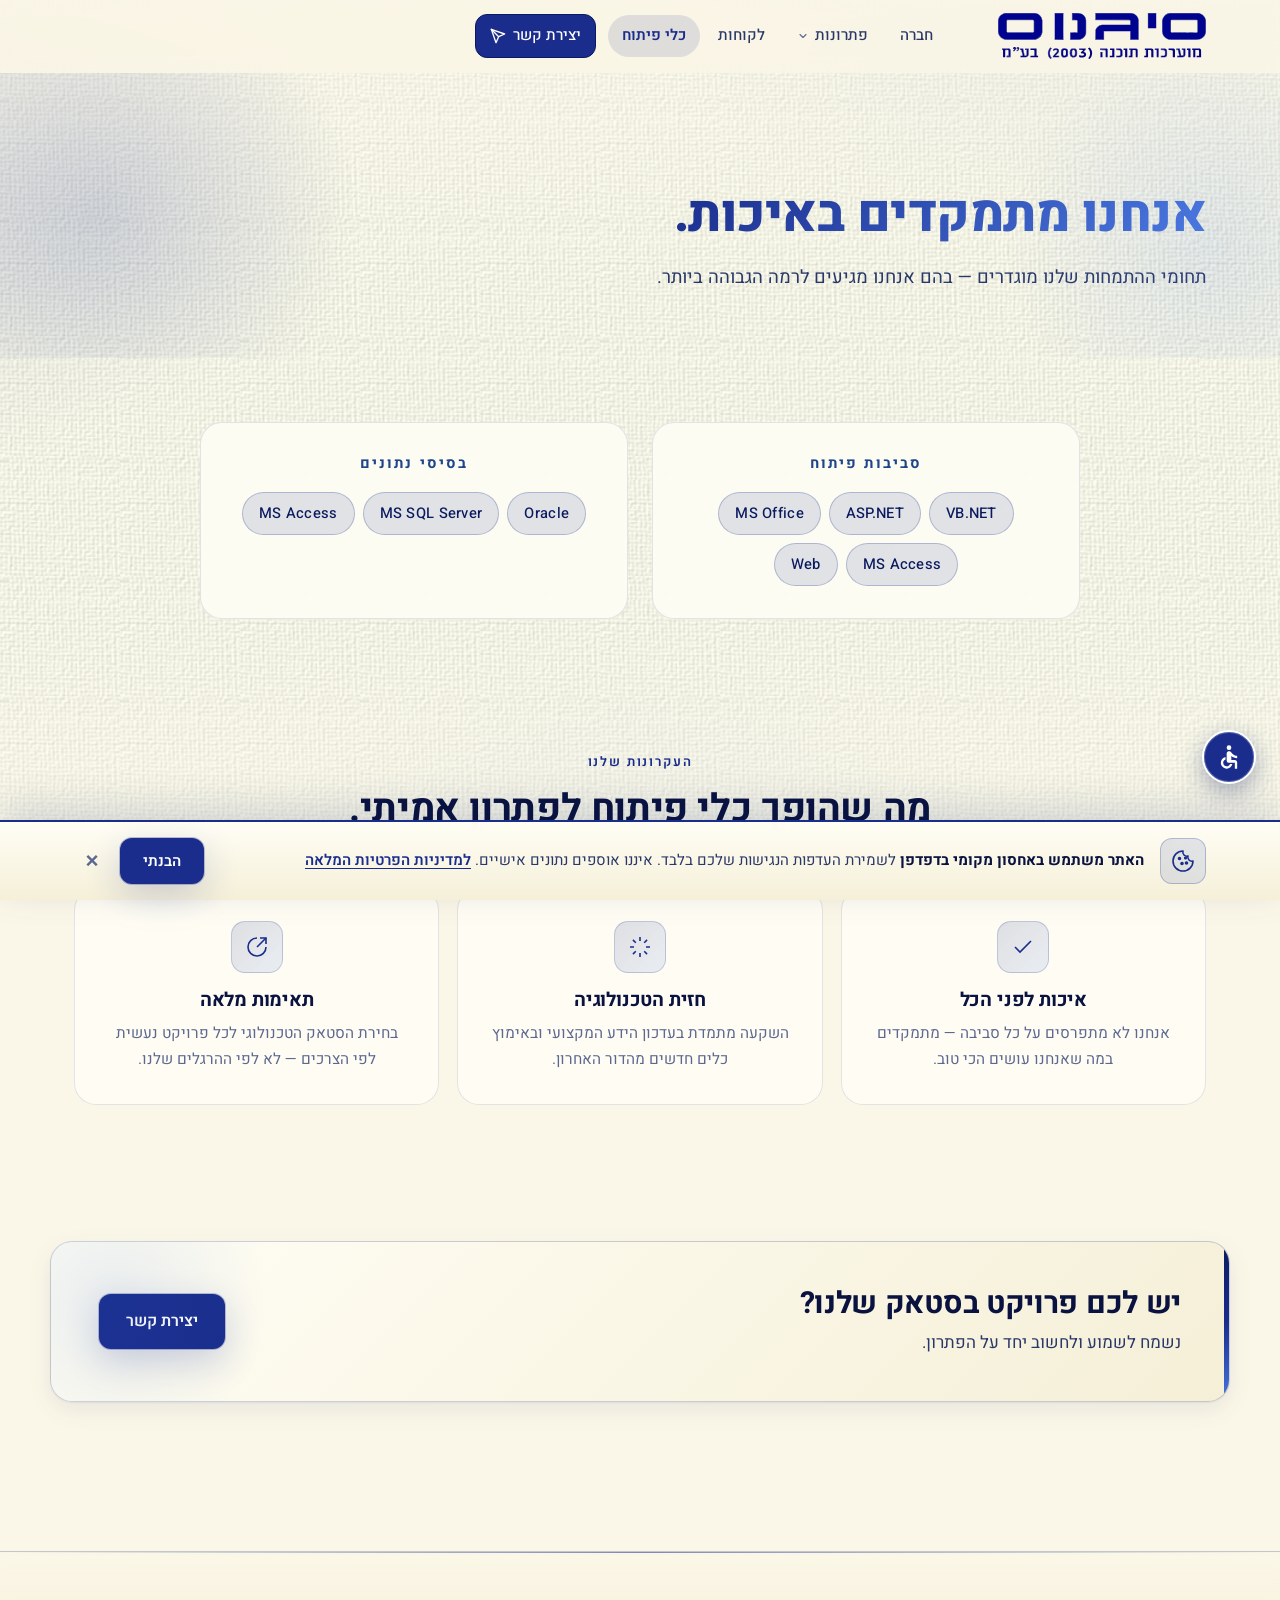
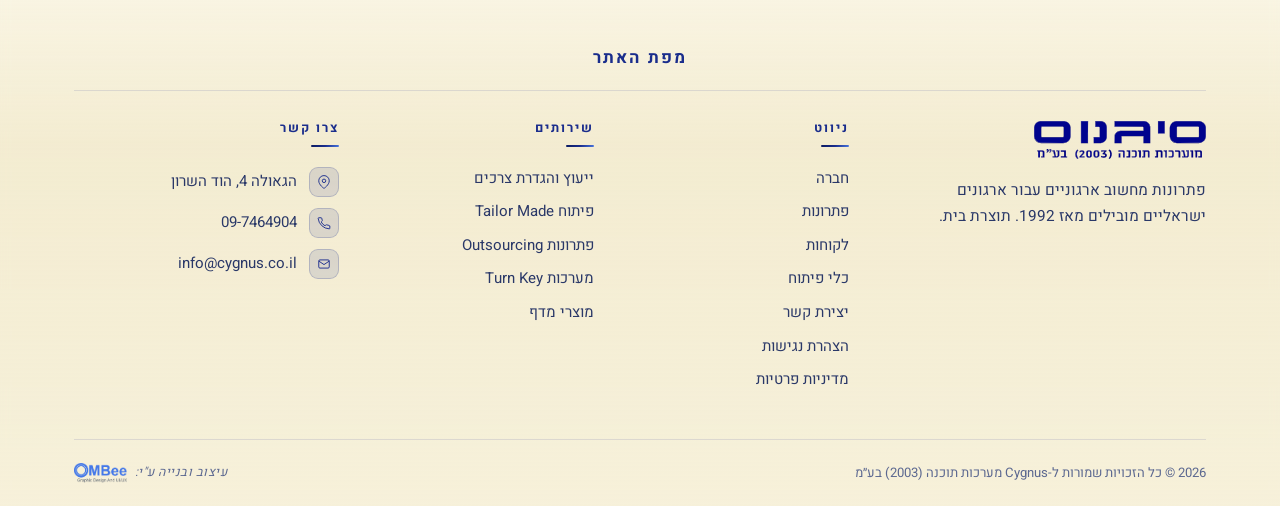
<file: tech.html>
<!DOCTYPE html>
<html lang="he" dir="rtl">
<head>
  <meta charset="UTF-8">
  <meta name="viewport" content="width=device-width, initial-scale=1.0">
  <title>כלי פיתוח — סיגנוס מערכות תוכנה (2003) בע״מ</title>
  <meta name="description" content="הטכנולוגיות וסביבות הפיתוח שאיתן עובדת סיגנוס: VB.NET, ASP.NET, MS SQL Server, Oracle, MS Access ועוד.">
  <link rel="icon" type="image/png" href="images/cygnus_icon.png">
  <link rel="preconnect" href="https://fonts.googleapis.com">
  <link rel="preconnect" href="https://fonts.gstatic.com" crossorigin>
  <link href="https://fonts.googleapis.com/css2?family=Heebo:wght@300;400;500;600;700;800;900&family=Assistant:wght@400;600;700&display=swap" rel="stylesheet">
  <link rel="stylesheet" href="styles.css">
</head>
<body>

  <header class="site-header" id="siteHeader">
    <div class="container nav-wrap">
      <a href="index.html" class="brand" aria-label="סיגנוס מערכות תוכנה - דף הבית">
        <img src="images/Cygnus_Logo.svg" alt="סיגנוס מערכות תוכנה (2003) בע״מ" class="brand-logo">
      </a>
      <nav class="primary-nav" aria-label="ניווט ראשי">
        <a href="about.html">חברה</a>
        <div class="nav-dropdown">
          <a href="products.html" class="nav-dropdown-link">פתרונות<svg class="nav-chevron" viewBox="0 0 24 24" fill="none" stroke="currentColor" stroke-width="2.2" stroke-linecap="round" stroke-linejoin="round" aria-hidden="true"><path d="M6 9l6 6 6-6"/></svg></a>
          <ul class="nav-dropdown-menu" role="menu">
            <li><a href="products.html#consulting"><span class="nd-num">01</span><span>ייעוץ והגדרת צרכים</span></a></li>
            <li><a href="products.html#analysis"><span class="nd-num">02</span><span>ניתוח מערכת</span></a></li>
            <li><a href="products.html#tailor"><span class="nd-num">03</span><span>פיתוח Tailor Made</span></a></li>
            <li><a href="products.html#outsourcing"><span class="nd-num">04</span><span>פתרונות Outsourcing</span></a></li>
            <li><a href="products.html#turnkey"><span class="nd-num">05</span><span>מערכות Turn Key</span></a></li>
            <li><a href="products.html#mamshak"><span class="nd-num">06</span><span>מוצרי מדף — ממש”ק</span></a></li>
          </ul>
        </div>
        <a href="customers.html">לקוחות</a>
        <a href="tech.html" class="is-active">כלי פיתוח</a>
        <a href="contact.html" class="cta-link">יצירת קשר<svg class="btn-plane" viewBox="0 0 24 24" fill="none" stroke="currentColor" stroke-width="2" stroke-linecap="round" stroke-linejoin="round" aria-hidden="true"><path d="M22 2L11 13"/><path d="M22 2l-7 20-4-9-9-4 20-7z"/></svg></a>
      </nav>
      <button class="nav-toggle" aria-label="פתיחת תפריט" aria-expanded="false"><span></span><span></span><span></span></button>
    </div>
  </header>

  <section class="page-hero">
    <div class="container">
      <h1>אנחנו מתמקדים באיכות.</h1>
      <p class="page-lede">תחומי ההתמחות שלנו מוגדרים — בהם אנחנו מגיעים לרמה הגבוהה ביותר.</p>
    </div>
  </section>

  <section class="section">
    <div class="container">
      <div class="tech-grid">
        <div class="tech-block">
          <h3>סביבות פיתוח</h3>
          <ul class="chips">
            <li>VB.NET</li>
            <li>ASP.NET</li>
            <li>MS Office</li>
            <li>MS Access</li>
            <li>Web</li>
          </ul>
        </div>
        <div class="tech-block">
          <h3>בסיסי נתונים</h3>
          <ul class="chips">
            <li>Oracle</li>
            <li>MS SQL Server</li>
            <li>MS Access</li>
          </ul>
        </div>
      </div>
    </div>
  </section>

  <section class="section quality">
    <div class="container">
      <div class="section-head center">
        <p class="section-label">העקרונות שלנו</p>
        <h2>מה שהופך כלי פיתוח לפתרון אמיתי.</h2>
      </div>

      <div class="quality-grid">
        <div class="quality-card">
          <span class="quality-icon" aria-hidden="true">
            <svg viewBox="0 0 24 24" fill="none" stroke="currentColor" stroke-width="1.6"><path d="M20 6L9 17l-5-5"/></svg>
          </span>
          <h3>איכות לפני הכל</h3>
          <p>אנחנו לא מתפרסים על כל סביבה — מתמקדים במה שאנחנו עושים הכי טוב.</p>
        </div>
        <div class="quality-card">
          <span class="quality-icon" aria-hidden="true">
            <svg viewBox="0 0 24 24" fill="none" stroke="currentColor" stroke-width="1.6"><path d="M12 2v4M12 18v4M4.93 4.93l2.83 2.83M16.24 16.24l2.83 2.83M2 12h4M18 12h4M4.93 19.07l2.83-2.83M16.24 7.76l2.83-2.83"/></svg>
          </span>
          <h3>חזית הטכנולוגיה</h3>
          <p>השקעה מתמדת בעדכון הידע המקצועי ובאימוץ כלים חדשים מהדור האחרון.</p>
        </div>
        <div class="quality-card">
          <span class="quality-icon" aria-hidden="true">
            <svg viewBox="0 0 24 24" fill="none" stroke="currentColor" stroke-width="1.6"><path d="M21 12a9 9 0 11-9-9"/><path d="M21 3l-9 9"/><path d="M15 3h6v6"/></svg>
          </span>
          <h3>תאימות מלאה</h3>
          <p>בחירת הסטאק הטכנולוגי לכל פרויקט נעשית לפי הצרכים — לא לפי ההרגלים שלנו.</p>
        </div>
      </div>
    </div>
  </section>

  <section class="section cta-strip">
    <div class="container cta-wrap">
      <div>
        <h2>יש לכם פרויקט בסטאק שלנו?</h2>
        <p>נשמח לשמוע ולחשוב יחד על הפתרון.</p>
      </div>
      <a href="contact.html" class="btn btn-primary">יצירת קשר</a>
    </div>
  </section>

  <footer class="site-footer rich-footer">
    <div class="container">
      <div class="footer-sitemap">
        <h4>מפת האתר</h4>
      </div>
      <div class="footer-main">
        <div class="footer-brand-col">
          <a href="index.html" class="footer-brand-link">
            <img src="images/Cygnus_Logo.svg" alt="סיגנוס מערכות תוכנה (2003) בע״מ" class="brand-logo">
          </a>
          <p class="footer-tag">פתרונות מחשוב ארגוניים עבור ארגונים ישראליים מובילים מאז 1992. תוצרת בית.</p>
          
        </div>
        <div class="footer-col">
          <h4>ניווט</h4>
          <ul>
            <li><a href="about.html">חברה</a></li>
            <li><a href="products.html">פתרונות</a></li>
            <li><a href="customers.html">לקוחות</a></li>
            <li><a href="tech.html">כלי פיתוח</a></li>
            <li><a href="contact.html">יצירת קשר</a></li>
            <li><a href="accessibility.html">הצהרת נגישות</a></li>
            <li><a href="privacy.html">מדיניות פרטיות</a></li>
          </ul>
        </div>
        <div class="footer-col">
          <h4>שירותים</h4>
          <ul>
            <li>ייעוץ והגדרת צרכים</li>
            <li>פיתוח Tailor Made</li>
            <li>פתרונות Outsourcing</li>
            <li>מערכות Turn Key</li>
            <li>מוצרי מדף</li>
          </ul>
        </div>
        <div class="footer-col">
          <h4>צרו קשר</h4>
          <ul class="footer-contact">
            <li><span class="fc-icon" aria-hidden="true"><svg viewBox="0 0 24 24" fill="none" stroke="currentColor" stroke-width="1.6"><path d="M21 10c0 7-9 13-9 13S3 17 3 10a9 9 0 1118 0z"/><circle cx="12" cy="10" r="3"/></svg></span>הגאולה 4, הוד השרון</li>
            <li><span class="fc-icon" aria-hidden="true"><svg viewBox="0 0 24 24" fill="none" stroke="currentColor" stroke-width="1.6"><path d="M22 16.92V21a1 1 0 01-1.09 1A19.9 19.9 0 012 4.09 1 1 0 013 3h4.09a1 1 0 011 .75l1 4a1 1 0 01-.27 1L7.21 10.21a16 16 0 006.58 6.58l1.46-1.46a1 1 0 011-.27l4 1a1 1 0 01.75 1z"/></svg></span><a href="tel:+97297464904">09-7464904</a></li>
            <li><span class="fc-icon" aria-hidden="true"><svg viewBox="0 0 24 24" fill="none" stroke="currentColor" stroke-width="1.6"><rect x="3" y="5" width="18" height="14" rx="2"/><path d="M3 7l9 6 9-6"/></svg></span><a href="mailto:info@cygnus.co.il">info@cygnus.co.il</a></li>
          </ul>
        </div>
      </div>
      <div class="footer-bottom">
        <p class="footer-copy"><span dir="ltr">© <span id="year">2026</span></span> כל הזכויות שמורות ל-Cygnus מערכות תוכנה (2003) בע״מ</p>
        <p class="footer-mini"><span>עיצוב ובנייה ע"י:</span> <a href="https://ombee.co.il" target="_blank" rel="noopener" class="ombee-link"><img src="images/ombee-logo.png" alt="OMBee" class="ombee-logo"></a></p>
      </div>
    </div>
  </footer>

  <!-- תפריט נגישות -->
  <div class="a11y-widget" id="a11yWidget">
    <button class="a11y-toggle" id="a11yToggle" aria-label="פתיחת תפריט נגישות" aria-expanded="false" aria-controls="a11yPanel" type="button">
      <svg viewBox="0 0 24 24" fill="currentColor" aria-hidden="true">
        <circle cx="12" cy="4" r="2"/>
        <path d="M19 13v-2c-1.54.02-3.09-.75-4.07-1.83l-1.29-1.43c-.17-.19-.38-.34-.61-.45-.01 0-.01-.01-.02-.01H13c-.35-.2-.75-.3-1.18-.26C10.79 7.13 10 8.04 10 9.09V15c0 1.1.9 2 2 2h5v5h2v-5.5c0-1.1-.9-2-2-2h-3v-3.45c1.29 1.07 3.25 1.94 5 1.95zm-6.17 5c-.41 1.16-1.52 2-2.83 2-1.66 0-3-1.34-3-3 0-1.31.84-2.41 2-2.83V12.1c-2.28.46-4 2.48-4 4.9 0 2.76 2.24 5 5 5 2.42 0 4.44-1.72 4.9-4h-2.07z"/>
      </svg>
    </button>
    <div class="a11y-panel" id="a11yPanel" role="dialog" aria-label="תפריט נגישות" aria-modal="false">
      <div class="a11y-head">
        <h3>תפריט נגישות</h3>
        <button class="a11y-close" id="a11yClose" aria-label="סגירת תפריט נגישות" type="button">×</button>
      </div>
      <div class="a11y-grid">
        <button class="a11y-cell" data-acc="links" type="button" aria-pressed="false"><svg viewBox="0 0 24 24" fill="none" stroke="currentColor" stroke-width="1.7" stroke-linecap="round" stroke-linejoin="round" aria-hidden="true"><path d="M10 13a5 5 0 0 0 7.54.54l3-3a5 5 0 0 0-7.07-7.07l-1.72 1.71"/><path d="M14 11a5 5 0 0 0-7.54-.54l-3 3a5 5 0 0 0 7.07 7.07l1.71-1.71"/></svg><span>הדגשת קישורים</span></button>
        <button class="a11y-cell" data-acc="contrast" type="button" aria-pressed="false"><svg viewBox="0 0 24 24" aria-hidden="true"><circle cx="12" cy="12" r="9.5" fill="none" stroke="currentColor" stroke-width="1.7"/><path d="M12 2.5v19a9.5 9.5 0 0 0 0-19z" fill="currentColor"/></svg><span>+ ניגודיות</span></button>
        <button class="a11y-cell" data-acc="spacing" type="button" aria-pressed="false"><svg viewBox="0 0 24 24" fill="none" stroke="currentColor" stroke-width="1.7" stroke-linecap="round" stroke-linejoin="round" aria-hidden="true"><path d="M4 12h16" stroke-dasharray="2 2"/><path d="M4 12l4-4M4 12l4 4"/><path d="M20 12l-4-4M20 12l-4 4"/></svg><span>ריווח טקסט</span></button>
        <button class="a11y-cell" data-acc="big-text" type="button" aria-pressed="false"><svg viewBox="0 0 24 24" aria-hidden="true"><text x="12" y="17" text-anchor="middle" font-family="Heebo, sans-serif" font-size="16" font-weight="800" fill="currentColor">TT</text></svg><span>טקסט גדול</span></button>
        <button class="a11y-cell" data-acc="hide-images" type="button" aria-pressed="false"><svg viewBox="0 0 24 24" fill="none" stroke="currentColor" stroke-width="1.7" stroke-linecap="round" stroke-linejoin="round" aria-hidden="true"><rect x="3" y="3" width="18" height="18" rx="2"/><circle cx="8.5" cy="8.5" r="1.5" fill="currentColor"/><path d="M21 15l-5-5-9 9"/><line x1="3" y1="3" x2="21" y2="21" stroke-width="2"/></svg><span>הסתרת תמונות</span></button>
        <button class="a11y-cell" data-acc="no-anim" type="button" aria-pressed="false"><svg viewBox="0 0 24 24" fill="none" stroke="currentColor" stroke-width="1.8" stroke-linecap="round" aria-hidden="true"><line x1="9" y1="5" x2="9" y2="19" stroke-dasharray="3 2"/><line x1="15" y1="5" x2="15" y2="19" stroke-dasharray="3 2"/></svg><span>ביטול הנפשות</span></button>
        <button class="a11y-cell" data-acc="cursor" type="button" aria-pressed="false"><svg viewBox="0 0 24 24" fill="none" stroke="currentColor" stroke-width="1.7" stroke-linecap="round" stroke-linejoin="round" aria-hidden="true"><path d="M5 3l7 18 3-7 7-3z"/></svg><span>סמן</span></button>
        <button class="a11y-cell" data-acc="dyslexia" type="button" aria-pressed="false"><svg viewBox="0 0 24 24" aria-hidden="true"><text x="12" y="17" text-anchor="middle" font-family="Heebo, sans-serif" font-size="14" font-weight="700" fill="currentColor">Df</text></svg><span>תמיכה בדיסלקסיה</span></button>
        <button class="a11y-cell" data-acc="line-height" type="button" aria-pressed="false"><svg viewBox="0 0 24 24" fill="none" stroke="currentColor" stroke-width="1.7" stroke-linecap="round" stroke-linejoin="round" aria-hidden="true"><path d="M6 6h14M6 12h14M6 18h14"/><path d="M3 5l-1 1.5L3 8M3 16l-1 1.5L3 19" opacity=".8"/></svg><span>גובה שורה</span></button>
        <button class="a11y-cell" data-acc="tooltips" type="button" aria-pressed="false"><svg viewBox="0 0 24 24" fill="none" stroke="currentColor" stroke-width="1.7" stroke-linecap="round" stroke-linejoin="round" aria-hidden="true"><path d="M21 15a2 2 0 0 1-2 2H7l-4 4V5a2 2 0 0 1 2-2h14a2 2 0 0 1 2 2z"/><line x1="12" y1="11" x2="12" y2="14"/><circle cx="12" cy="8" r=".8" fill="currentColor"/></svg><span>תאורים</span></button>
        <button class="a11y-cell" data-acc="calm" type="button" aria-pressed="false"><svg viewBox="0 0 24 24" fill="currentColor" aria-hidden="true"><path d="M12 2.5C7.5 9 5.5 13 5.5 16a6.5 6.5 0 0 0 13 0c0-3-2-7-6.5-13.5z"/></svg><span>רוגע</span></button>
        <button class="a11y-cell" data-acc="text-align" type="button" aria-pressed="false"><svg viewBox="0 0 24 24" fill="none" stroke="currentColor" stroke-width="1.7" stroke-linecap="round" aria-hidden="true"><line x1="3" y1="6" x2="21" y2="6"/><line x1="3" y1="12" x2="15" y2="12"/><line x1="3" y1="18" x2="18" y2="18"/></svg><span>יישור טקסט</span></button>
      </div>
      <button class="a11y-reset-btn" data-acc="reset" type="button"><svg viewBox="0 0 24 24" fill="none" stroke="currentColor" stroke-width="2" stroke-linecap="round" stroke-linejoin="round" aria-hidden="true"><path d="M3 12a9 9 0 0 1 15.5-6.3L21 8"/><path d="M21 3v5h-5"/><path d="M21 12a9 9 0 0 1-15.5 6.3L3 16"/><path d="M3 21v-5h5"/></svg><span>איפוס את כל הגדרות הנגישות</span></button>
      <div class="a11y-foot"><a href="accessibility.html">הצהרת נגישות</a><span aria-hidden="true">·</span><a href="privacy.html">מדיניות פרטיות</a></div>
    </div>
  </div>

  <script src="script.js" defer></script>
</body>
</html>
</file>
<file: styles.css>
/* ===========================
   Cygnus — Canvas Edition
   רקע מבוסס הקנבס המקורי, עיצוב מודרני
   =========================== */

:root {
  /* Canvas-paper palette (background — kept) */
  --paper: #FBF7E8;
  --paper-warm: #F5EFD7;
  --paper-edge: #EDE3BE;

  --surface: #FFFEF5;
  --surface-2: #FAF4DD;

  --line: rgba(26, 45, 140, 0.12);
  --line-strong: rgba(26, 45, 140, 0.22);

  /* Navy ink — matches logo */
  --ink: #0A1340;
  --ink-2: #2A3868;
  --ink-3: #5C6890;

  /* Navy brand (Cygnus logo color) */
  --brand: #1A2D8C;
  --brand-strong: #0A1A5E;
  --brand-soft: rgba(26, 45, 140, .12);

  --accent: #2C5BC9;         /* mid bright navy — replaces red terra */
  --gold: #1F458C;           /* navy variant — replaces warm gold */
  --teal: #305FAB;           /* navy-blue — replaces teal */

  --gradient: linear-gradient(135deg, #0A1A5E 0%, #1A2D8C 50%, #4A78E0 100%);
  --gradient-soft: linear-gradient(135deg, rgba(26,45,140,.14) 0%, rgba(74,120,224,.12) 100%);

  /* Layout */
  --container: 1180px;
  --radius: 14px;
  --radius-lg: 22px;
  --radius-pill: 999px;

  /* Type */
  --font: "Heebo", "Assistant", system-ui, -apple-system, "Segoe UI", Roboto, sans-serif;
  --leading: 1.7;

  /* Shadows — navy-tinted */
  --shadow-1: 0 1px 2px rgba(10, 26, 94, .06), 0 8px 24px rgba(10, 26, 94, .08);
  --shadow-2: 0 1px 2px rgba(10, 26, 94, .08), 0 18px 50px rgba(10, 26, 94, .14);
  --glow: 0 0 0 1px rgba(26, 45, 140, .28), 0 12px 36px rgba(26, 45, 140, .2);
}

/* ===========================
   Reset
   =========================== */
*, *::before, *::after { box-sizing: border-box; }
html { scroll-behavior: smooth; }

body {
  margin: 0;
  font-family: var(--font);
  font-weight: 400;
  font-size: 17px;
  line-height: var(--leading);
  color: var(--ink-2);

  /* The heritage canvas tile + warm overlays */
  background-color: var(--paper);
  background-image:
    radial-gradient(900px 500px at 88% -8%, rgba(44, 91, 201, .08), transparent 60%),
    radial-gradient(800px 480px at -10% 20%, rgba(26, 45, 140, .10), transparent 60%),
    radial-gradient(700px 400px at 50% 100%, rgba(74, 120, 224, .07), transparent 60%),
    url("images/cnvbkgnd-original.jpg");
  background-repeat: no-repeat, no-repeat, no-repeat, repeat;
  background-size: auto, auto, auto, 120px 120px;
  background-attachment: fixed, fixed, fixed, fixed;

  -webkit-font-smoothing: antialiased;
  text-rendering: optimizeLegibility;
}

/* Subtle vignette so text reads cleaner over the weave */
body::before {
  content: "";
  position: fixed;
  inset: 0;
  pointer-events: none;
  background: linear-gradient(180deg, rgba(251,247,232,.5) 0%, rgba(251,247,232,.15) 30%, rgba(251,247,232,.15) 70%, rgba(251,247,232,.6) 100%);
  z-index: -1;
}

h1, h2, h3, h4 {
  color: var(--ink);
  margin: 0 0 .5em;
  line-height: 1.2;
  font-weight: 700;
  letter-spacing: -.01em;
}
h1 { font-size: clamp(2.2rem, 5vw, 3.6rem); font-weight: 800; }
h2 { font-size: clamp(1.7rem, 3vw, 2.4rem); }
h3 { font-size: 1.2rem; }
p { margin: 0 0 1em; }

a { color: var(--brand); text-decoration: none; transition: color .2s; }
a:hover { color: var(--brand-strong); }

ul { padding: 0; margin: 0; list-style: none; }
img, svg { max-width: 100%; display: block; }

.container {
  max-width: var(--container);
  margin: 0 auto;
  padding: 0 24px;
}

/* ===========================
   Header
   =========================== */
.site-header {
  position: sticky;
  top: 0;
  z-index: 50;
  backdrop-filter: saturate(160%) blur(10px);
  background: rgba(251, 247, 232, 0.78);
  border-bottom: 1px solid transparent;
  transition: border-color .2s, background .2s, box-shadow .2s;
}
.site-header.scrolled {
  border-color: var(--line);
  background: rgba(251, 247, 232, 0.95);
  box-shadow: 0 1px 0 rgba(10,26,94,.04), 0 8px 24px rgba(10,26,94,.06);
}
.nav-wrap {
  display: flex;
  align-items: center;
  justify-content: flex-start;
  gap: clamp(20px, 4vw, 56px);
  height: 72px;
}
.nav-toggle { margin-inline-start: auto; }
.brand {
  display: inline-flex;
  align-items: center;
  gap: 12px;
  color: var(--ink);
}
.brand-mark { width: 40px; height: 40px; }
.brand-logo {
  height: 46px;
  width: auto;
  display: block;
  max-width: 100%;
}
@media (max-width: 1024px) {
  .brand-logo { height: 38px; }
}
.brand-text { display: flex; flex-direction: column; line-height: 1; }
.brand-name {
  font-weight: 800;
  font-size: 1.18rem;
  letter-spacing: .02em;
  background: var(--gradient);
  -webkit-background-clip: text;
  background-clip: text;
  color: transparent;
}
.brand-sub { font-size: .78rem; color: var(--ink-3); margin-top: 4px; }

.primary-nav {
  display: flex;
  align-items: center;
  gap: 4px;
}
.primary-nav a {
  color: var(--ink-2);
  font-weight: 500;
  font-size: .95rem;
  padding: 8px 14px;
  border-radius: var(--radius-pill);
  transition: color .2s, background .2s;
}
.primary-nav a:hover { color: var(--brand); background: var(--brand-soft); }
.primary-nav .cta-link {
  color: #fff;
  background: var(--brand);
  border: 1px solid var(--brand-strong);
  margin-inline-start: 8px;
  border-radius: 12px;
  display: inline-flex;
  align-items: center;
  gap: 7px;
}
.primary-nav .cta-link .btn-plane { width: 16px; height: 16px; }
.primary-nav .cta-link:hover {
  background: var(--brand-strong);
  color: #fff;
}
.primary-nav .cta-link:hover .btn-plane {
  transform: scaleX(-1) translate(-3px, -1px);
}
.primary-nav a.is-active {
  color: var(--brand);
  background: var(--brand-soft);
  font-weight: 600;
}
.primary-nav a.cta-link.is-active {
  color: #fff;
  background: var(--brand-strong);
}

/* ===========================
   Nav Dropdown (פתרונות)
   =========================== */
.nav-dropdown {
  position: relative;
  display: inline-block;
}
/* Invisible bridge fills the 14px gap so hover stays continuous between toggle and menu */
.nav-dropdown::after {
  content: "";
  position: absolute;
  top: 100%;
  inset-inline: 0;
  height: 14px;
  pointer-events: none;
}
.nav-dropdown:hover::after,
.nav-dropdown:focus-within::after {
  pointer-events: auto;
}

/* Link — same style as the rest of the nav links */
.nav-dropdown-link {
  display: inline-flex;
  align-items: center;
  padding: 8px 14px;
  color: var(--ink-2);
  font-size: .95rem;
  font-weight: 500;
  border-radius: var(--radius-pill);
  transition: color .2s, background .2s;
  text-decoration: none;
  line-height: 1.4;
}
.nav-dropdown-link:hover { color: var(--ink); background: transparent; }
.nav-dropdown.is-active .nav-dropdown-link {
  color: var(--ink-2);
  background: transparent;
  font-weight: 500;
}
.nav-dropdown-link:focus-visible {
  outline: 2px solid var(--brand);
  outline-offset: 2px;
}

/* Dropdown Menu — anchored under the toggle */
.nav-dropdown-menu {
  position: absolute;
  top: calc(100% + 14px);
  inset-inline-start: 0;
  min-width: 320px;
  background: #ffffff;
  border: 1px solid var(--line-strong);
  border-radius: var(--radius-lg);
  box-shadow: 0 20px 56px rgba(10, 26, 94, .22), 0 4px 12px rgba(10, 26, 94, .08);
  padding: 10px;
  list-style: none;
  margin: 0;
  z-index: 60;
  opacity: 0;
  pointer-events: none;
  transform: translateY(-10px);
  transition: opacity .22s cubic-bezier(.4, 0, .2, 1), transform .22s cubic-bezier(.4, 0, .2, 1);
}

/* Chevron next to "פתרונות" — rotates when dropdown is open */
.nav-dropdown-link {
  gap: 6px;
}
.nav-chevron {
  width: 12px;
  height: 12px;
  flex-shrink: 0;
  color: var(--ink-3);
  transition: transform .25s ease, color .2s;
}
.nav-dropdown:hover .nav-chevron,
.nav-dropdown:focus-within .nav-chevron,
.nav-dropdown.is-open .nav-chevron {
  transform: rotate(180deg);
  color: var(--brand);
}

.nav-dropdown.is-open .nav-dropdown-menu,
.nav-dropdown:hover .nav-dropdown-menu,
.nav-dropdown:focus-within .nav-dropdown-menu {
  opacity: 1;
  pointer-events: auto;
  transform: translateY(0);
}
.nav-dropdown-menu li {
  list-style: none;
}
.nav-dropdown-menu li + li {
  margin-top: 2px;
}

/* Overview link (top of dropdown) */
.nav-dropdown-menu li.nd-overview a {
  background: linear-gradient(135deg, var(--brand-soft) 0%, rgba(74, 120, 224, .1) 100%);
  border: 1px solid rgba(26, 45, 140, .2);
  color: var(--brand);
  font-weight: 700;
}
.nav-dropdown-menu li.nd-overview a:hover {
  background: var(--brand);
  color: #fff;
  border-color: var(--brand-strong);
}
.nav-dropdown-menu li.nd-overview a:hover .nd-icon {
  color: #fff;
}
.nd-icon {
  display: inline-grid;
  place-items: center;
  width: 36px;
  height: 36px;
  border-radius: 10px;
  background: var(--surface);
  border: 1px solid rgba(26, 45, 140, .18);
  color: var(--brand);
  flex-shrink: 0;
  transition: background .2s, color .2s, border-color .2s;
}
.nav-dropdown-menu li.nd-overview a:hover .nd-icon {
  background: rgba(255,255,255,.18);
  border-color: rgba(255,255,255,.3);
  color: #fff;
}
.nd-icon svg {
  width: 18px;
  height: 18px;
}

/* Divider between overview and numbered items */
.nd-divider {
  height: 1px;
  background: var(--line);
  margin: 6px 4px;
}
.nd-divider a { display: none; }
.nav-dropdown-menu li a {
  display: flex;
  align-items: center;
  gap: 14px;
  padding: 11px 14px;
  border-radius: 10px;
  color: var(--ink-2);
  font-size: .95rem;
  font-weight: 500;
  transition: background .18s, color .18s;
  text-decoration: none;
  position: relative;
}
.nav-dropdown-menu li a::after {
  content: "←";
  margin-inline-start: auto;
  color: var(--brand);
  opacity: 0;
  transform: translateX(6px);
  transition: opacity .2s, transform .2s;
  font-weight: 700;
}
.nav-dropdown-menu li a:hover {
  background: var(--brand-soft);
  color: var(--brand);
}
.nav-dropdown-menu li a:hover::after {
  opacity: 1;
  transform: translateX(0);
}

/* Number badge */
.nd-num {
  display: inline-grid;
  place-items: center;
  width: 36px;
  height: 36px;
  border-radius: 10px;
  background: linear-gradient(135deg, var(--brand-soft) 0%, rgba(74, 120, 224, .12) 100%);
  border: 1px solid rgba(26, 45, 140, .18);
  color: var(--brand);
  font-family: "Cormorant Garamond", serif;
  font-weight: 700;
  font-size: 1.05rem;
  letter-spacing: .02em;
  flex-shrink: 0;
  transition: background .2s, color .2s, border-color .2s;
}
.nav-dropdown-menu li a:hover .nd-num {
  background: var(--brand);
  color: #fff;
  border-color: var(--brand-strong);
}

@media (max-width: 1024px) {
  .nav-dropdown { display: inline-block; width: auto; }
  .nav-dropdown-menu { display: none; }
  .nav-chevron { display: none; }
}

.nav-toggle {
  display: none;
  background: transparent;
  border: 0;
  width: 40px; height: 40px;
  border-radius: 0;
  cursor: pointer;
  padding: 0;
  align-items: center;
  justify-content: center;
  flex-direction: column;
  gap: 4px;
}
.nav-toggle span {
  display: block;
  width: 18px; height: 2px;
  background: var(--ink-2);
  border-radius: 2px;
  transition: transform .2s, opacity .2s;
}
.nav-toggle[aria-expanded="true"] span:nth-child(1) { transform: translateY(6px) rotate(45deg); }
.nav-toggle[aria-expanded="true"] span:nth-child(2) { opacity: 0; }
.nav-toggle[aria-expanded="true"] span:nth-child(3) { transform: translateY(-6px) rotate(-45deg); }

/* Drawer overlay exists in the DOM always; only shown on mobile (see media query) */
.nav-overlay { display: none; }

/* ===========================
   Buttons
   =========================== */
.btn {
  display: inline-flex;
  align-items: center;
  gap: 10px;
  padding: 13px 26px;
  border-radius: 12px;
  font-weight: 600;
  font-size: 1rem;
  cursor: pointer;
  transition: transform .15s ease, box-shadow .2s, background .2s, color .2s, border-color .2s;
  border: 1px solid transparent;
  white-space: nowrap;
  font-family: inherit;
}
.btn:hover { transform: translateY(-1px); }
.btn-primary {
  background: var(--brand);
  color: #fff;
  font-weight: 600;
  box-shadow: var(--glow);
}
.btn-primary:hover {
  background: var(--brand-strong);
  color: #fff;
  box-shadow: 0 0 0 1px var(--brand-strong), 0 16px 44px rgba(26,45,140,.32);
}
.btn-ghost {
  background: transparent;
  color: var(--ink);
  border-color: var(--line-strong);
}
.btn-ghost:hover { background: var(--brand-soft); border-color: var(--brand); color: var(--brand); }
.btn-sm { padding: 11px 22px; font-size: .95rem; }

/* ===========================
   Hero
   =========================== */
.hero {
  position: relative;
  padding: clamp(56px, 8vw, 120px) 0 clamp(64px, 9vw, 140px);
  overflow: hidden;
}
.hero-bg { position: absolute; inset: 0; pointer-events: none; }
.hero-bg .orbit {
  position: absolute;
  border-radius: 50%;
  border: 1px dashed var(--line-strong);
  opacity: .55;
}
.orbit-1 {
  width: 720px; height: 720px;
  top: -120px; inset-inline-end: -200px;
  border-color: rgba(26, 45, 140, .25);
}
.orbit-2 {
  width: 1100px; height: 1100px;
  top: -260px; inset-inline-end: -380px;
  border-color: rgba(74, 120, 224, .18);
}

.hero-bg .star {
  position: absolute;
  width: 8px; height: 8px;
  border-radius: 50%;
  background: var(--brand);
  box-shadow: 0 0 18px rgba(26,45,140,.5);
  opacity: .8;
}
.s1 { top: 14%; inset-inline-end: 12%; animation: pulse 4s infinite; }
.s2 { top: 35%; inset-inline-end: 28%; width: 6px; height: 6px; background: var(--gold); box-shadow: 0 0 16px rgba(184,134,46,.6); animation: pulse 5s .5s infinite; }
.s3 { top: 60%; inset-inline-end: 8%; width: 4px; height: 4px; animation: pulse 6s 1s infinite; }
.s4 { top: 22%; inset-inline-start: 18%; width: 5px; height: 5px; background: var(--accent); box-shadow: 0 0 16px rgba(192,57,43,.5); animation: pulse 5.5s .8s infinite; }
.s5 { top: 70%; inset-inline-start: 30%; width: 7px; height: 7px; background: var(--teal); box-shadow: 0 0 18px rgba(31,122,122,.4); animation: pulse 7s 2s infinite; }

@keyframes pulse {
  0%, 100% { opacity: .35; transform: scale(1); }
  50% { opacity: 1; transform: scale(1.4); }
}

.hero-content { position: relative; max-width: 880px; }
.eyebrow {
  display: inline-flex;
  align-items: center;
  gap: 10px;
  padding: 6px 14px;
  border-radius: var(--radius-pill);
  background: var(--brand-soft);
  border: 1px solid rgba(26,45,140,.28);
  color: var(--brand-strong);
  font-size: .85rem;
  font-weight: 500;
  margin-bottom: 24px;
}
.eyebrow .dot {
  width: 8px; height: 8px;
  border-radius: 50%;
  background: var(--accent);
  box-shadow: 0 0 12px var(--accent);
  animation: pulse 2.5s infinite;
}
.hero h1 { margin-bottom: 24px; }
.grad-text {
  background: var(--gradient);
  -webkit-background-clip: text;
  background-clip: text;
  color: transparent;
}
.hero .lede {
  font-size: 1.18rem;
  color: var(--ink-2);
  max-width: 700px;
  margin-bottom: 36px;
}
.hero-ctas { display: flex; flex-wrap: wrap; gap: 14px; margin-bottom: 56px; }

.hero-stats {
  display: flex;
  gap: clamp(28px, 4vw, 56px);
  padding-top: 36px;
  border-top: 1px solid var(--line);
  flex-wrap: wrap;
}
.hero-stats li { display: flex; flex-direction: column; gap: 4px; }
.hero-stats strong {
  font-size: 2.2rem;
  font-weight: 800;
  letter-spacing: -.02em;
  background: var(--gradient);
  -webkit-background-clip: text;
  background-clip: text;
  color: transparent;
}
.hero-stats span { font-size: .9rem; color: var(--ink-3); }

/* ===========================
   Section base
   =========================== */
.section { padding: clamp(40px, 5vw, 72px) 0; position: relative; }
.section-label {
  display: inline-block;
  font-size: .82rem;
  font-weight: 600;
  letter-spacing: .14em;
  text-transform: uppercase;
  color: var(--brand);
  margin-bottom: 12px;
}
.section-head { margin-bottom: 56px; max-width: 760px; }
.section-head.center { margin-inline: auto; text-align: center; }
.section-sub { color: var(--ink-3); font-size: 1.08rem; margin: 12px 0 0; }

/* Card surface — semi-transparent so canvas weave shows through gently */
.card-surface {
  background: rgba(255, 254, 245, 0.75);
  backdrop-filter: blur(2px);
  border: 1px solid var(--line);
  border-radius: var(--radius);
}

/* ===========================
   About
   =========================== */
.grid-2 {
  display: grid;
  grid-template-columns: 1fr 1.05fr;
  gap: clamp(32px, 5vw, 80px);
  align-items: start;
}
.about p { color: var(--ink-2); }

.value-grid {
  display: grid;
  grid-template-columns: repeat(2, 1fr);
  gap: 16px;
}
.value-grid li {
  background: rgba(255,254,245,.78);
  border: 1px solid var(--line);
  border-radius: var(--radius);
  padding: 22px;
  transition: transform .2s, border-color .2s, background .2s, box-shadow .2s;
  backdrop-filter: blur(2px);
}
.value-grid li:hover {
  transform: translateY(-3px);
  border-color: var(--brand);
  background: var(--surface);
  box-shadow: var(--shadow-1);
}
.value-icon {
  width: 42px; height: 42px;
  border-radius: 11px;
  background: var(--gradient-soft);
  border: 1px solid rgba(26,45,140,.2);
  display: grid; place-items: center;
  color: var(--brand);
  margin-bottom: 14px;
}
.value-icon svg { width: 20px; height: 20px; }
.value-grid h3 { font-size: 1rem; margin-bottom: 4px; color: var(--ink); }
.value-grid p { font-size: .92rem; color: var(--ink-3); margin: 0; line-height: 1.6; }

/* ===========================
   Services
   =========================== */
.services {
  position: relative;
}
.services::before {
  content: "";
  position: absolute;
  inset: 0;
  background: linear-gradient(180deg, transparent 0%, rgba(245, 239, 215, .6) 50%, transparent 100%);
  pointer-events: none;
  z-index: -1;
}
.services-grid {
  display: grid;
  grid-template-columns: repeat(3, 1fr);
  gap: 18px;
}
.service-card {
  position: relative;
  padding: 32px 28px;
  background: rgba(255, 254, 245, 0.85);
  border: 1px solid var(--line);
  border-radius: var(--radius-lg);
  overflow: hidden;
  transition: transform .25s, border-color .25s, box-shadow .25s;
  backdrop-filter: blur(3px);
}
.service-card::after {
  content: "";
  position: absolute;
  top: 0; inset-inline-start: 0;
  width: 4px; height: 0;
  background: var(--gradient);
  transition: height .3s ease;
}
.service-card:hover {
  transform: translateY(-4px);
  border-color: var(--brand);
  box-shadow: var(--shadow-2);
}
.service-card:hover::after { height: 100%; }
.service-num {
  display: inline-block;
  font-size: .82rem;
  font-weight: 700;
  letter-spacing: .14em;
  color: var(--gold);
  margin-bottom: 16px;
}
.service-card h3 {
  font-size: 1.2rem;
  margin-bottom: 10px;
  color: var(--ink);
}
.service-card p { color: var(--ink-3); margin: 0; font-size: .96rem; }

.ad-hoc-note {
  margin-top: 32px;
  padding: 18px 22px;
  background: rgba(74, 120, 224, .08);
  border: 1px solid rgba(74, 120, 224, .3);
  border-radius: var(--radius);
  color: var(--ink-2);
  font-size: .98rem;
}
.ad-hoc-note strong { color: var(--brand); }
.ad-hoc-note span { color: var(--gold); margin-inline-end: 8px; font-weight: 700; }

/* ===========================
   Product
   =========================== */
.product-wrap {
  display: grid;
  grid-template-columns: 1fr 1fr;
  gap: clamp(32px, 5vw, 72px);
  align-items: center;
}
.product-info h2 { margin-bottom: 18px; }
.product-tagline {
  font-size: 1.08rem;
  color: var(--ink-2);
  margin-bottom: 24px;
}
.product-features {
  margin-bottom: 32px;
}
.product-features li {
  position: relative;
  padding: 10px 0;
  padding-inline-start: 28px;
  border-bottom: 1px solid var(--line);
  color: var(--ink-2);
  font-size: .98rem;
}
.product-features li::before {
  content: "";
  position: absolute;
  inset-inline-start: 0;
  top: 18px;
  width: 14px;
  height: 2px;
  background: var(--gradient);
  border-radius: 2px;
}
.product-features li:last-child { border-bottom: 0; }
.product-features strong { color: var(--ink); font-weight: 700; }

.product-card {
  position: relative;
  padding: 36px;
  background: linear-gradient(160deg, var(--surface) 0%, var(--paper-warm) 100%);
  border: 1px solid var(--line-strong);
  border-radius: var(--radius-lg);
  box-shadow: var(--shadow-2);
  overflow: hidden;
}
.product-card::after {
  content: "";
  position: absolute;
  inset-block-start: -50%;
  inset-inline-end: -30%;
  width: 400px; height: 400px;
  background: radial-gradient(circle, rgba(26,45,140,.15) 0%, transparent 70%);
  pointer-events: none;
}
.product-card-head {
  display: flex;
  justify-content: space-between;
  align-items: center;
  margin-bottom: 20px;
  position: relative;
}
.badge {
  display: inline-block;
  padding: 4px 12px;
  background: rgba(26, 45, 140, .12);
  border: 1px solid rgba(26, 45, 140, .35);
  border-radius: var(--radius-pill);
  font-size: .78rem;
  font-weight: 600;
  color: var(--brand-strong);
  letter-spacing: .08em;
  text-transform: uppercase;
}
.version {
  font-family: "Heebo", monospace;
  font-size: .82rem;
  color: var(--gold);
  letter-spacing: .04em;
  font-weight: 600;
}
.product-card h3 {
  font-size: 2rem;
  background: var(--gradient);
  -webkit-background-clip: text;
  background-clip: text;
  color: transparent;
  margin-bottom: 4px;
  position: relative;
}
.product-card-sub {
  color: var(--ink-3);
  font-size: 1rem;
  margin-bottom: 28px;
  position: relative;
}
.product-stat-row {
  display: grid;
  grid-template-columns: repeat(3, 1fr);
  gap: 16px;
  padding: 20px 0;
  margin-bottom: 24px;
  border-top: 1px solid var(--line);
  border-bottom: 1px solid var(--line);
  position: relative;
}
.product-stat-row > div { display: flex; flex-direction: column; gap: 2px; }
.product-stat-row strong {
  font-size: 1.4rem;
  font-weight: 700;
  color: var(--ink);
}
.product-stat-row span { font-size: .8rem; color: var(--ink-3); }

.product-mock {
  background: rgba(251, 247, 232, .9);
  border: 1px solid var(--line);
  border-radius: 12px;
  padding: 18px;
  position: relative;
}
.mock-bar {
  height: 8px;
  width: 50%;
  background: var(--gradient);
  border-radius: 4px;
  margin-bottom: 14px;
}
.mock-line {
  height: 8px;
  background: rgba(26, 45, 140, .12);
  border-radius: 4px;
  margin-bottom: 8px;
}
.w-50 { width: 50%; } .w-60 { width: 60%; } .w-80 { width: 80%; } .w-90 { width: 90%; }

/* ===========================
   Tech
   =========================== */
.tech-grid {
  display: grid;
  grid-template-columns: 1fr 1fr;
  gap: 24px;
  max-width: 880px;
  margin: 0 auto;
}
.tech-block {
  padding: 32px;
  background: rgba(255, 254, 245, .85);
  border: 1px solid var(--line);
  border-radius: var(--radius-lg);
  text-align: center;
  backdrop-filter: blur(3px);
}
.tech-block h3 {
  font-size: .92rem;
  color: var(--gold);
  letter-spacing: .14em;
  text-transform: uppercase;
  margin-bottom: 20px;
  font-weight: 700;
}
.chips {
  display: flex;
  flex-wrap: wrap;
  gap: 8px;
  justify-content: center;
}
.chips li {
  padding: 8px 16px;
  background: var(--brand-soft);
  border: 1px solid rgba(26, 45, 140, .25);
  border-radius: var(--radius-pill);
  font-size: .92rem;
  font-weight: 500;
  color: var(--brand-strong);
  letter-spacing: .02em;
}

/* ===========================
   Customers
   =========================== */
.customer-sectors {
  display: grid;
  grid-template-columns: repeat(4, 1fr);
  gap: 18px;
}
.sector {
  background: rgba(255, 254, 245, .82);
  border: 1px solid var(--line);
  border-radius: var(--radius-lg);
  padding: 26px 22px;
  transition: transform .2s, border-color .2s, box-shadow .2s;
  backdrop-filter: blur(2px);
}
.sector:hover {
  transform: translateY(-3px);
  border-color: var(--brand);
  box-shadow: var(--shadow-1);
}
.sector header {
  padding-bottom: 14px;
  margin-bottom: 14px;
  border-bottom: 1px solid var(--line);
}
.sector h3 {
  font-size: 1.05rem;
  color: var(--brand);
  margin: 0;
}
.sector ul {
  display: flex;
  flex-direction: column;
  gap: 8px;
}
.sector ul li {
  font-size: .94rem;
  color: var(--ink-2);
  padding: 4px 0;
  position: relative;
  padding-inline-start: 16px;
}
.sector ul li::before {
  content: "";
  position: absolute;
  inset-inline-start: 0;
  top: 50%;
  width: 6px; height: 6px;
  border-radius: 50%;
  background: var(--gold);
  transform: translateY(-50%);
}

/* ===========================
   Contact
   =========================== */
.contact {
  position: relative;
}
.contact::before {
  content: "";
  position: absolute;
  inset: 0;
  background: linear-gradient(180deg, transparent 0%, rgba(245, 239, 215, .55) 100%);
  pointer-events: none;
  z-index: -1;
}
.contact-wrap {
  display: grid;
  grid-template-columns: 1fr 1.25fr;
  gap: clamp(32px, 5vw, 56px);
  align-items: start;
}

.contact-grid {
  display: grid;
  grid-template-columns: 1fr 1fr;
  gap: 14px;
}
.contact-grid li {
  padding: 22px;
  background: rgba(255, 254, 245, .85);
  border: 1px solid var(--line);
  border-radius: var(--radius);
  transition: border-color .2s, transform .2s, box-shadow .2s;
  backdrop-filter: blur(2px);
}
.contact-grid li:hover {
  border-color: var(--brand);
  transform: translateY(-2px);
  box-shadow: var(--shadow-1);
}
.ci-icon {
  display: inline-grid;
  place-items: center;
  width: 38px; height: 38px;
  border-radius: 10px;
  background: var(--gradient-soft);
  color: var(--brand);
  margin-bottom: 12px;
}
.ci-icon svg { width: 18px; height: 18px; }
.contact-grid h4 {
  font-size: .82rem;
  font-weight: 600;
  text-transform: uppercase;
  letter-spacing: .12em;
  color: var(--ink-3);
  margin-bottom: 6px;
}
.contact-grid p { margin: 0; color: var(--ink); font-size: 1rem; }
.contact-grid .zip { color: var(--ink-3); font-size: .88rem; }
.contact-grid a {
  color: var(--brand);
  border-bottom: 1px solid rgba(26, 45, 140, .35);
  transition: border-color .2s, color .2s;
}
.contact-grid a:hover { color: var(--brand-strong); border-color: var(--brand-strong); }

/* ===========================
   Contact Form
   =========================== */
.contact-form {
  position: relative;
  background:
    linear-gradient(180deg, rgba(255, 254, 245, .96) 0%, rgba(250, 244, 221, .92) 100%);
  border: 1px solid var(--line-strong);
  border-radius: var(--radius-lg);
  padding: clamp(28px, 3vw, 40px);
  box-shadow: var(--shadow-2);
  backdrop-filter: blur(4px);
  overflow: hidden;
}
.contact-form::before {
  content: "";
  position: absolute;
  top: 0; inset-inline-start: 0; inset-inline-end: 0;
  height: 4px;
  background: var(--gradient);
}
.contact-form::after {
  content: "";
  position: absolute;
  inset-block-start: -120px;
  inset-inline-end: -120px;
  width: 280px; height: 280px;
  background: radial-gradient(circle, rgba(26, 45, 140, .10) 0%, transparent 70%);
  pointer-events: none;
}
.form-title {
  font-size: 1.3rem;
  margin-bottom: 6px;
  color: var(--ink);
  font-weight: 700;
  position: relative;
}
.form-title + .form-row,
.form-title + .field { margin-top: 22px; }
.contact-form > .form-title::after {
  content: "מלאו את הטופס ונחזור אליכם תוך יום עסקים אחד.";
  display: block;
  font-size: .92rem;
  font-weight: 400;
  color: var(--ink-3);
  margin-top: 6px;
}

.form-row {
  display: grid;
  grid-template-columns: 1fr 1fr;
  gap: 14px;
  margin-bottom: 4px;
}
.form-row .field { margin-bottom: 14px; }

.field {
  display: flex;
  flex-direction: column;
  gap: 8px;
  margin-bottom: 16px;
  position: relative;
}
.field > span {
  font-size: .82rem;
  font-weight: 600;
  color: var(--ink-2);
  letter-spacing: .01em;
}
.field > span em {
  color: var(--accent);
  font-style: normal;
  font-weight: 700;
  margin-inline-start: 2px;
}

.field input,
.field select,
.field textarea {
  font-family: inherit;
  font-size: 1rem;
  color: var(--ink);
  background: #ffffff;
  border: 1.5px solid rgba(26, 45, 140, .15);
  border-radius: 12px;
  padding: 13px 16px;
  transition: border-color .2s, box-shadow .2s, background .2s, transform .1s;
  width: 100%;
  line-height: 1.4;
}
.field input::placeholder,
.field textarea::placeholder {
  color: rgba(107, 94, 131, .55);
  font-weight: 400;
}
.field input:hover,
.field select:hover,
.field textarea:hover {
  border-color: rgba(26, 45, 140, .35);
}
.field input:focus,
.field select:focus,
.field textarea:focus {
  outline: none;
  border-color: var(--brand);
  background: #ffffff;
  box-shadow: 0 0 0 4px rgba(26, 45, 140, .14);
}
.field input:focus-visible + span,
.field:focus-within > span {
  color: var(--brand);
}
.field textarea { resize: vertical; min-height: 120px; font-family: inherit; }

.field select {
  appearance: none;
  -webkit-appearance: none;
  background-image: url("data:image/svg+xml;utf8,<svg xmlns='http://www.w3.org/2000/svg' width='12' height='8' viewBox='0 0 12 8' fill='none' stroke='%231A2D8C' stroke-width='2.2' stroke-linecap='round'><path d='M1 1l5 5 5-5'/></svg>");
  background-repeat: no-repeat;
  background-position: left 16px center;
  padding-inline-start: 42px;
  cursor: pointer;
}

.form-actions {
  display: flex;
  align-items: center;
  justify-content: space-between;
  flex-wrap: wrap;
  gap: 14px;
  margin-top: 12px;
  padding-top: 18px;
  border-top: 1px solid var(--line);
  position: relative;
}
.form-actions .btn { padding: 14px 32px; gap: 10px; }
.btn-plane {
  width: 18px;
  height: 18px;
  flex-shrink: 0;
  transform: scaleX(-1);
  transition: transform .25s ease;
}
.form-actions .btn:hover .btn-plane {
  transform: scaleX(-1) translate(-3px, -1px);
}
.form-hint {
  color: var(--ink-3);
  font-size: .85rem;
  margin: 0;
  display: inline-flex;
  align-items: center;
  gap: 8px;
}
.form-hint::before {
  content: "";
  width: 6px; height: 6px;
  border-radius: 50%;
  background: var(--teal);
  box-shadow: 0 0 8px rgba(31, 122, 122, .5);
}

.form-success {
  margin-top: 18px;
  padding: 14px 18px;
  background: rgba(31, 122, 122, .1);
  border: 1px solid rgba(31, 122, 122, .35);
  border-radius: 12px;
  color: var(--teal);
  font-weight: 600;
  font-size: .96rem;
  display: flex;
  align-items: center;
  gap: 10px;
  position: relative;
}
.form-success::before {
  content: "✓";
  font-size: 1.1rem;
  font-weight: 700;
}

@media (max-width: 1024px) {
  .form-row { grid-template-columns: 1fr; gap: 0; }
  .form-actions { flex-direction: column; align-items: stretch; }
  .form-actions .btn { width: 100%; justify-content: center; }
  .form-actions .form-hint { text-align: center; justify-content: center; }
}

/* ===========================
   Footer
   =========================== */
.site-footer {
  border-top: 1px solid var(--line);
  padding: 56px 0 32px;
  background:
    linear-gradient(180deg, rgba(245, 239, 215, .35) 0%, rgba(237, 227, 190, .65) 100%);
  backdrop-filter: blur(6px);
  position: relative;
}
.site-footer::before {
  content: "";
  position: absolute;
  top: 0; inset-inline-start: 0; inset-inline-end: 0;
  height: 1px;
  background: linear-gradient(90deg, transparent 0%, var(--brand) 50%, transparent 100%);
  opacity: .4;
}
.footer-wrap {
  display: grid;
  grid-template-columns: 1fr auto 1fr;
  align-items: center;
  gap: 28px 40px;
}
.footer-brand {
  display: flex;
  flex-direction: column;
  gap: 4px;
  justify-self: start;
}
.footer-brand .brand-name {
  font-size: 1.15rem;
  background: var(--gradient);
  -webkit-background-clip: text;
  background-clip: text;
  color: transparent;
  font-weight: 800;
  letter-spacing: .02em;
}
.footer-brand .brand-sub {
  color: var(--ink-3);
  font-size: .82rem;
}
.footer-tag { color: var(--ink-3); font-size: .92rem; margin: 0; }

.footer-nav {
  display: flex;
  align-items: center;
  gap: 6px;
  flex-wrap: wrap;
  justify-content: center;
  padding: 8px 16px;
  background: rgba(255, 254, 245, .55);
  border: 1px solid var(--line);
  border-radius: var(--radius-pill);
  backdrop-filter: blur(4px);
}
.footer-nav a {
  color: var(--ink-2);
  font-size: .92rem;
  font-weight: 500;
  padding: 8px 14px;
  border-radius: var(--radius-pill);
  transition: color .2s, background .2s;
  position: relative;
}
.footer-nav a:hover {
  color: var(--brand);
  background: var(--brand-soft);
}
.footer-nav a + a::before {
  content: "";
  position: absolute;
  inset-inline-end: -3px;
  top: 50%;
  transform: translateY(-50%);
  width: 3px; height: 3px;
  border-radius: 50%;
  background: var(--line-strong);
}
.footer-nav a:first-child::before { display: none; }

.footer-copy {
  color: var(--ink-3);
  font-size: .82rem;
  margin: 0;
  justify-self: end;
}

@media (max-width: 820px) {
  .footer-wrap {
    grid-template-columns: 1fr;
    text-align: center;
  }
  .footer-brand,
  .footer-copy {
    justify-self: center;
  }
  .footer-nav {
    order: 2;
  }
}

/* ===========================
   Page Hero (sub-pages)
   =========================== */
.page-hero {
  position: relative;
  padding: clamp(56px, 8vw, 96px) 0 clamp(40px, 5vw, 64px);
  overflow: hidden;
}
.page-hero::before {
  content: "";
  position: absolute;
  inset-block-start: -120px;
  inset-inline-end: -160px;
  width: 520px; height: 520px;
  background: radial-gradient(circle, rgba(26, 45, 140, .14) 0%, transparent 70%);
  pointer-events: none;
}
.page-hero::after {
  content: "";
  position: absolute;
  inset-block-end: -100px;
  inset-inline-start: -140px;
  width: 420px; height: 420px;
  background: radial-gradient(circle, rgba(74, 120, 224, .12) 0%, transparent 70%);
  pointer-events: none;
}
.page-hero .container { position: relative; }
.page-hero h1 {
  font-size: clamp(2rem, 4.4vw, 3.2rem);
  margin: 16px 0 16px;
  background: var(--gradient);
  -webkit-background-clip: text;
  background-clip: text;
  color: transparent;
}
.page-lede {
  font-size: 1.15rem;
  color: var(--ink-2);
  max-width: 680px;
  margin: 0;
}

/* ===========================
   Highlights (homepage cards)
   =========================== */
.highlight-grid {
  display: grid;
  grid-template-columns: repeat(4, 1fr);
  gap: 18px;
}
.highlight-card {
  display: flex;
  flex-direction: column;
  gap: 14px;
  padding: 28px 24px;
  background: rgba(255, 254, 245, .85);
  border: 1px solid var(--line);
  border-radius: var(--radius-lg);
  color: var(--ink);
  text-decoration: none;
  transition: transform .25s, border-color .25s, box-shadow .25s, background .25s;
  backdrop-filter: blur(3px);
  position: relative;
  overflow: hidden;
}
.highlight-card::after {
  content: "";
  position: absolute;
  top: 0; inset-inline-start: 0;
  width: 100%; height: 4px;
  background: var(--gradient);
  transform: scaleX(0);
  transform-origin: inline-start;
  transition: transform .3s ease;
}
.highlight-card:hover {
  transform: translateY(-4px);
  border-color: var(--brand);
  box-shadow: var(--shadow-2);
  background: var(--surface);
}
.highlight-card:hover::after { transform: scaleX(1); }
.highlight-icon {
  display: inline-grid;
  place-items: center;
  width: 44px; height: 44px;
  border-radius: 12px;
  background: var(--gradient-soft);
  border: 1px solid rgba(26, 45, 140, .18);
  color: var(--brand);
}
.highlight-icon svg { width: 22px; height: 22px; }
.highlight-card h3 { color: var(--ink); margin: 0; font-size: 1.15rem; }
.highlight-card p { color: var(--ink-3); margin: 0; font-size: .94rem; flex: 1; }
.card-cta {
  font-size: .88rem;
  font-weight: 600;
  color: var(--brand);
  letter-spacing: .04em;
  display: inline-flex;
  align-items: center;
  gap: 6px;
  margin-top: 4px;
}
.highlight-card:hover .card-cta { color: var(--brand-strong); }

@media (max-width: 980px) {
  .highlight-grid { grid-template-columns: repeat(2, 1fr); }
}
@media (max-width: 540px) {
  .highlight-grid { grid-template-columns: 1fr; }
}

/* ===========================
   CTA Strip
   =========================== */
.cta-strip {
  padding: clamp(48px, 6vw, 72px) 0;
}
.cta-wrap {
  display: flex;
  align-items: center;
  justify-content: space-between;
  gap: clamp(20px, 4vw, 56px);
  padding: clamp(28px, 4vw, 44px) clamp(28px, 4vw, 48px);
  background: linear-gradient(135deg, var(--surface) 0%, var(--paper-warm) 100%);
  border: 1px solid var(--line-strong);
  border-radius: var(--radius-lg);
  position: relative;
  overflow: hidden;
  box-shadow: var(--shadow-1);
}
.cta-wrap::before {
  content: "";
  position: absolute;
  top: 0; inset-inline-start: 0;
  width: 5px; height: 100%;
  background: var(--gradient);
}
.cta-wrap::after {
  content: "";
  position: absolute;
  inset-inline-end: -100px;
  inset-block-start: -100px;
  width: 320px; height: 320px;
  background: radial-gradient(circle, rgba(44, 91, 201, .10) 0%, transparent 70%);
  pointer-events: none;
}
.cta-wrap > div { position: relative; }
.cta-wrap h2 {
  margin-bottom: 6px;
  font-size: clamp(1.4rem, 2.5vw, 1.9rem);
}
.cta-wrap p { color: var(--ink-2); margin: 0; }
.cta-wrap .btn { position: relative; flex-shrink: 0; }

@media (max-width: 1024px) {
  .cta-wrap { flex-direction: column; align-items: stretch; text-align: center; }
  .cta-wrap .btn { justify-content: center; }
}

/* ===========================
   Deploy (products page)
   =========================== */
.deploy-grid {
  display: grid;
  grid-template-columns: repeat(3, 1fr);
  gap: 18px;
}
.deploy-card {
  padding: 28px;
  background: rgba(255, 254, 245, .82);
  border: 1px solid var(--line);
  border-radius: var(--radius-lg);
  transition: transform .2s, border-color .2s, box-shadow .2s;
  backdrop-filter: blur(2px);
}
.deploy-card:hover {
  transform: translateY(-3px);
  border-color: var(--brand);
  box-shadow: var(--shadow-1);
}
.deploy-num {
  display: inline-block;
  font-size: .82rem;
  font-weight: 700;
  letter-spacing: .14em;
  color: var(--gold);
  margin-bottom: 12px;
}
.deploy-card h3 { color: var(--ink); margin-bottom: 8px; }
.deploy-card p { color: var(--ink-3); margin: 0; font-size: .94rem; }

@media (max-width: 820px) { .deploy-grid { grid-template-columns: 1fr; } }

/* ===========================
   Quality (tech page)
   =========================== */
.quality-grid {
  display: grid;
  grid-template-columns: repeat(3, 1fr);
  gap: 18px;
}
.quality-card {
  padding: 32px 28px;
  background: rgba(255, 254, 245, .85);
  border: 1px solid var(--line);
  border-radius: var(--radius-lg);
  text-align: center;
  transition: transform .2s, border-color .2s, box-shadow .2s;
  backdrop-filter: blur(3px);
}
.quality-card:hover {
  transform: translateY(-3px);
  border-color: var(--brand);
  box-shadow: var(--shadow-1);
}
.quality-icon {
  display: inline-grid;
  place-items: center;
  width: 52px; height: 52px;
  border-radius: 14px;
  background: var(--gradient-soft);
  border: 1px solid rgba(26, 45, 140, .2);
  color: var(--brand);
  margin: 0 auto 16px;
}
.quality-icon svg { width: 24px; height: 24px; }
.quality-card h3 { margin-bottom: 8px; }
.quality-card p { color: var(--ink-3); margin: 0; font-size: .96rem; }

@media (max-width: 820px) { .quality-grid { grid-template-columns: 1fr; } }

/* ===========================
   Scroll Floating Action Button
   =========================== */
.scroll-fab {
  position: fixed;
  bottom: 24px;
  inset-inline-start: 24px;
  z-index: 60;
  width: 48px; height: 48px;
  border-radius: 50%;
  background: var(--brand);
  color: #fff;
  border: 1px solid var(--brand-strong);
  display: grid;
  place-items: center;
  cursor: pointer;
  box-shadow: 0 10px 28px rgba(26, 45, 140, .35), 0 0 0 1px rgba(255, 255, 255, .3) inset;
  transition: transform .25s, background .2s, box-shadow .2s;
  padding: 0;
}
.scroll-fab:hover {
  background: var(--brand-strong);
  transform: translateY(-3px);
  box-shadow: 0 14px 36px rgba(26, 45, 140, .45), 0 0 0 1px rgba(255, 255, 255, .3) inset;
}
.scroll-fab .fab-arrow {
  width: 22px; height: 22px;
  transition: transform .3s ease;
}
.scroll-fab.is-up .fab-arrow {
  transform: rotate(180deg);
}
.scroll-fab:focus-visible {
  outline: 3px solid rgba(26, 45, 140, .35);
  outline-offset: 3px;
}

@media (max-width: 1024px) {
  .scroll-fab {
    bottom: 18px;
    inset-inline-start: 18px;
    width: 44px; height: 44px;
  }
}

/* ===========================
   Buttons — Large variant
   =========================== */
.btn-lg {
  padding: 16px 36px;
  font-size: 1.05rem;
  font-weight: 700;
}

/* ===========================
   Hero — Two Column Layout
   =========================== */
.hero-grid-section {
  padding-bottom: clamp(48px, 6vw, 80px);
}
.hero-grid {
  display: grid;
  grid-template-columns: 1.05fr 1fr;
  gap: clamp(32px, 5vw, 80px);
  align-items: center;
}
.hero-text {
  position: relative;
  max-width: 580px;
}
.hero-text .eyebrow { margin-bottom: 22px; }
.hero-text h1 { margin-bottom: 22px; }
.hero-text .lede { margin-bottom: 32px; }
.hero-text .hero-ctas { margin-bottom: 0; }

/* Cygnus Medallion */
.hero-medallion {
  position: relative;
  display: grid;
  place-items: center;
  filter: drop-shadow(0 24px 40px rgba(10, 26, 94, .18));
  animation: medallionFloat 7s ease-in-out infinite;
}
.medallion-svg {
  width: 100%;
  max-width: 420px;
  height: auto;
}
@keyframes medallionFloat {
  0%, 100% { transform: translateY(0) rotate(0deg); }
  50% { transform: translateY(-12px) rotate(0.4deg); }
}
.hero-medallion::before {
  content: "";
  position: absolute;
  inset: -20px;
  background: radial-gradient(circle, rgba(26, 45, 140, .12) 0%, transparent 65%);
  pointer-events: none;
  z-index: -1;
}

@media (max-width: 980px) {
  .hero-grid { grid-template-columns: 1fr; gap: 48px; }
  .hero-medallion { max-width: 360px; margin: 0 auto; }
}

/* ===========================
   Stats Band
   =========================== */
.stats-band {
  padding: clamp(20px, 3vw, 32px) 0 clamp(40px, 5vw, 64px);
}
.stats-list {
  display: grid;
  grid-template-columns: repeat(4, 1fr);
  gap: clamp(16px, 2.5vw, 40px);
  padding: clamp(24px, 3vw, 36px) clamp(28px, 4vw, 48px);
  background:
    linear-gradient(135deg, rgba(255, 254, 245, .9) 0%, rgba(245, 239, 215, .85) 100%);
  border: 1px solid var(--line-strong);
  border-radius: var(--radius-lg);
  box-shadow: var(--shadow-1);
  backdrop-filter: blur(6px);
  position: relative;
  overflow: hidden;
}
.stats-list::before {
  content: "";
  position: absolute;
  top: 0; inset-inline-start: 0; inset-inline-end: 0;
  height: 3px;
  background: var(--gradient);
}
.stats-list li {
  text-align: center;
  display: flex;
  flex-direction: column;
  gap: 6px;
  position: relative;
}
.stats-list li + li::before {
  content: "";
  position: absolute;
  inset-inline-end: calc(-1 * clamp(8px, 1.25vw, 20px));
  top: 50%;
  transform: translateY(-50%);
  width: 1px;
  height: 56%;
  background: var(--line-strong);
}
.stats-list strong {
  font-size: clamp(1.8rem, 3.5vw, 2.6rem);
  font-weight: 800;
  background: var(--gradient);
  -webkit-background-clip: text;
  background-clip: text;
  color: transparent;
  letter-spacing: -.02em;
  line-height: 1;
}
.stats-list span {
  font-size: .88rem;
  color: var(--ink-3);
  font-weight: 500;
}

@media (max-width: 1024px) {
  .stats-list { grid-template-columns: repeat(2, 1fr); gap: 24px 16px; }
  .stats-list li:nth-child(odd)::before { display: none; }
}

/* ===========================
   Trusted Band (customer marquee)
   =========================== */
.trusted-band {
  padding: clamp(36px, 4vw, 56px) 0;
  border-top: 1px solid var(--line);
  border-bottom: 1px solid var(--line);
  background: rgba(245, 239, 215, .35);
  position: relative;
}
.trusted-label {
  text-align: center;
  font-size: .8rem;
  font-weight: 600;
  letter-spacing: .18em;
  text-transform: uppercase;
  color: var(--ink-3);
  margin-bottom: 24px;
}
/* Marquee — infinite scrolling customer names */
.marquee {
  display: flex;
  overflow: hidden;
  width: 100%;
  -webkit-mask-image: linear-gradient(90deg, transparent 0, #000 80px, #000 calc(100% - 80px), transparent 100%);
  mask-image: linear-gradient(90deg, transparent 0, #000 80px, #000 calc(100% - 80px), transparent 100%);
}
.marquee-track {
  display: flex;
  flex-shrink: 0;
  align-items: center;
  gap: clamp(20px, 2.5vw, 36px);
  padding: 0;
  margin: 0;
  list-style: none;
  width: max-content;
  min-width: max-content;
  animation: marquee-scroll 35s linear infinite;
  will-change: transform;
}
.marquee:hover .marquee-track { animation-play-state: paused; }
.marquee-track li {
  white-space: nowrap;
  font-size: clamp(1rem, 1.5vw, 1.18rem);
  font-weight: 600;
  color: var(--ink-2);
  letter-spacing: .02em;
  font-family: "Cormorant Garamond", "Heebo", serif;
}
.marquee-track li[aria-hidden="true"],
.marquee-track[aria-hidden="true"] li {
  color: var(--gold);
  font-weight: 700;
  font-size: 1.4rem;
  user-select: none;
}
@keyframes marquee-scroll {
  from { transform: translateX(var(--marquee-shift, 50%)); }
  to   { transform: translateX(0); }
}

/* ===========================
   Feature Stack (alternating rows)
   =========================== */
.feature-stack {
  padding: clamp(72px, 9vw, 120px) 0;
}
.feature-stack .section-head { margin-bottom: 64px; }
.feature-row {
  display: grid;
  grid-template-columns: 1fr 1fr;
  gap: clamp(40px, 6vw, 96px);
  align-items: center;
  padding: clamp(40px, 6vw, 80px) 0;
  border-bottom: 1px dashed var(--line-strong);
}
.feature-row:last-child { border-bottom: none; }
.feature-row.reverse .feature-text { order: 2; }
.feature-row.reverse .feature-visual { order: 1; }

.feature-num {
  display: inline-block;
  font-family: "Cormorant Garamond", serif;
  font-size: 3.4rem;
  font-weight: 700;
  color: transparent;
  background: var(--gradient);
  -webkit-background-clip: text;
  background-clip: text;
  line-height: 1;
  margin-bottom: 20px;
}
.feature-text h3 {
  font-size: clamp(1.6rem, 2.6vw, 2.05rem);
  margin-bottom: 16px;
  color: var(--ink);
}
.feature-text p {
  font-size: 1.05rem;
  color: var(--ink-2);
  margin-bottom: 24px;
  max-width: 520px;
}
.feature-link {
  display: inline-flex;
  align-items: center;
  gap: 8px;
  font-weight: 600;
  color: var(--brand);
  font-size: .98rem;
  border-bottom: 1.5px solid var(--brand-soft);
  padding-bottom: 4px;
  transition: color .2s, border-color .2s, gap .2s;
}
.feature-link:hover {
  color: var(--brand-strong);
  border-color: var(--brand);
  gap: 14px;
}

.feature-visual {
  position: relative;
  min-height: 280px;
  display: grid;
  place-items: center;
}

/* feature-visual-01: 4 floating cards */
.feature-visual-01 {
  display: grid;
  grid-template-columns: 1fr 1fr;
  grid-template-rows: 1fr 1fr;
  gap: 16px;
  width: 100%;
  max-width: 380px;
  aspect-ratio: 1;
}
.fv-card {
  display: grid;
  place-items: center;
  background: rgba(255, 254, 245, .92);
  border: 1px solid var(--line-strong);
  border-radius: var(--radius);
  padding: 24px;
  font-weight: 600;
  color: var(--brand);
  font-size: 1.1rem;
  position: relative;
  transition: transform .3s, box-shadow .3s;
  box-shadow: var(--shadow-1);
}
.fv-card::before {
  content: "";
  position: absolute;
  top: 14px; inset-inline-start: 14px;
  width: 28px; height: 3px;
  background: var(--gradient);
  border-radius: 2px;
}
.fv-card:hover {
  transform: translateY(-6px) rotate(0deg) !important;
  box-shadow: var(--shadow-2);
}
.fv-card-1 { transform: rotate(-2deg); }
.fv-card-2 { transform: rotate(1.5deg) translateY(8px); }
.fv-card-3 { transform: rotate(2deg); }
.fv-card-4 { transform: rotate(-1.5deg) translateY(8px); }

/* feature-visual-02: product mockup */
.feature-visual-02 .fv-product {
  width: 100%;
  max-width: 380px;
  background: rgba(255, 254, 245, .96);
  border: 1px solid var(--line-strong);
  border-radius: var(--radius-lg);
  overflow: hidden;
  box-shadow: var(--shadow-2);
}
.fv-product-head {
  display: flex;
  gap: 7px;
  padding: 14px 18px;
  background: var(--paper-warm);
  border-bottom: 1px solid var(--line);
}
.fv-dot {
  width: 11px; height: 11px;
  border-radius: 50%;
  background: var(--line-strong);
}
.fv-dot:first-child { background: var(--accent); }
.fv-dot:nth-child(2) { background: var(--gold); }
.fv-dot:nth-child(3) { background: var(--teal); }
.fv-product-body {
  padding: 28px 24px;
  display: flex;
  flex-direction: column;
  gap: 14px;
}
.fv-bar {
  height: 14px;
  background: linear-gradient(90deg, var(--brand) 0%, rgba(26,45,140,.15) 100%);
  border-radius: 7px;
}
.fv-bar.w-90 { width: 90%; opacity: 1; }
.fv-bar.w-70 { width: 70%; opacity: .8; }
.fv-bar.w-80 { width: 80%; opacity: .9; }
.fv-bar.w-60 { width: 60%; opacity: .65; }
.fv-bar.w-85 { width: 85%; opacity: .85; }

/* feature-visual-03: timeline */
.fv-timeline {
  list-style: none;
  display: flex;
  flex-direction: column;
  gap: 14px;
  padding: 32px 28px;
  background: rgba(255, 254, 245, .92);
  border: 1px solid var(--line-strong);
  border-radius: var(--radius-lg);
  width: 100%;
  max-width: 380px;
  position: relative;
  box-shadow: var(--shadow-1);
}
.fv-timeline::before {
  content: "";
  position: absolute;
  inset-block-start: 48px;
  inset-block-end: 48px;
  inset-inline-start: 44px;
  width: 2px;
  background: linear-gradient(180deg, var(--brand) 0%, var(--accent) 100%);
  opacity: .25;
}
.fv-timeline li {
  display: flex;
  align-items: center;
  gap: 16px;
  font-weight: 500;
  color: var(--ink);
  font-size: 1rem;
  position: relative;
  z-index: 1;
}
.fv-step {
  display: grid;
  place-items: center;
  width: 32px; height: 32px;
  border-radius: 50%;
  background: var(--brand);
  color: #fff;
  font-weight: 700;
  font-size: .88rem;
  flex-shrink: 0;
  box-shadow: 0 0 0 4px var(--paper);
}

@media (max-width: 820px) {
  .feature-row,
  .feature-row.reverse {
    grid-template-columns: 1fr;
  }
  .feature-row.reverse .feature-text { order: 1; }
  .feature-row.reverse .feature-visual { order: 2; }
}

/* ===========================
   Big CTA
   =========================== */
.big-cta {
  padding: clamp(60px, 8vw, 100px) 0;
}
.big-cta-wrap {
  position: relative;
  text-align: center;
  padding: clamp(48px, 7vw, 88px) clamp(28px, 4vw, 56px);
  background:
    linear-gradient(135deg, var(--surface) 0%, var(--paper-warm) 100%);
  border: 1px solid var(--line-strong);
  border-radius: var(--radius-lg);
  box-shadow: var(--shadow-2);
  overflow: hidden;
}
.big-cta-wrap::before {
  content: "";
  position: absolute;
  top: 0; inset-inline-start: 0; inset-inline-end: 0;
  height: 5px;
  background: var(--gradient);
}
.big-cta-decor {
  position: absolute;
  inset: 0;
  background:
    radial-gradient(500px 320px at 18% 18%, rgba(26, 45, 140, .14), transparent),
    radial-gradient(500px 320px at 82% 82%, rgba(44, 91, 201, .12), transparent);
  pointer-events: none;
}
.big-cta-wrap .eyebrow {
  margin: 0 auto 18px;
  position: relative;
}
.big-cta-wrap h2 {
  font-size: clamp(1.9rem, 3.6vw, 2.7rem);
  margin-bottom: 14px;
  position: relative;
}
.big-cta-lede {
  font-size: 1.1rem;
  color: var(--ink-2);
  max-width: 540px;
  margin: 0 auto 36px;
  position: relative;
}
.big-cta-actions {
  display: inline-flex;
  gap: 14px;
  flex-wrap: wrap;
  justify-content: center;
  position: relative;
}

@media (max-width: 540px) {
  .big-cta-actions { flex-direction: column; align-items: stretch; width: 100%; }
  .big-cta-actions .btn { justify-content: center; }
}

/* ===========================
   Rich Footer
   =========================== */
.site-footer.rich-footer {
  position: relative;
  padding: clamp(56px, 8vw, 96px) 0 0;
  margin-top: clamp(40px, 6vw, 80px);
  background:
    linear-gradient(180deg, transparent 0%, rgba(237, 227, 190, .55) 35%, rgba(245, 239, 215, .85) 100%);
  border-top: 1px solid var(--line-strong);
  backdrop-filter: blur(6px);
}
.site-footer.rich-footer::before {
  content: "";
  position: absolute;
  top: 0; inset-inline-start: 0; inset-inline-end: 0;
  height: 1px;
  background: linear-gradient(90deg, transparent 0%, var(--brand) 50%, transparent 100%);
  opacity: .55;
}

/* Sitemap heading centered at top of footer */
.footer-sitemap {
  text-align: center;
  padding-bottom: 22px;
  margin-bottom: 30px;
  border-bottom: 1px solid var(--line);
}
.footer-sitemap h4 {
  margin: 0;
  font-size: 1.05rem;
  font-weight: 700;
  letter-spacing: .12em;
  color: var(--brand);
}
.footer-sitemap ul {
  display: flex;
  flex-wrap: wrap;
  gap: 8px 22px;
  list-style: none;
  margin: 0;
  padding: 0;
  flex: 1;
}
.footer-sitemap li {
  position: relative;
}
.footer-sitemap li + li::before {
  content: "·";
  position: absolute;
  inset-inline-end: -14px;
  top: 50%;
  transform: translateY(-50%);
  color: var(--gold);
  font-weight: 700;
  pointer-events: none;
}
.footer-sitemap a {
  color: var(--ink-2);
  font-size: .9rem;
  font-weight: 500;
  transition: color .2s;
}
.footer-sitemap a:hover { color: var(--brand); }

@media (max-width: 1024px) {
  .footer-sitemap { flex-direction: column; align-items: flex-start; gap: 10px; }
  .footer-sitemap ul { gap: 6px 16px; }
}

.rich-footer .footer-main {
  display: grid;
  grid-template-columns: 1.5fr 1fr 1fr 1.3fr;
  gap: clamp(28px, 4vw, 56px);
  padding-bottom: 48px;
  border-bottom: 1px solid var(--line);
}
.rich-footer .footer-brand-col {
  display: flex;
  flex-direction: column;
  gap: 18px;
}
.rich-footer .footer-brand-link {
  display: inline-flex;
  align-items: center;
  gap: 12px;
  color: var(--ink);
  width: max-content;
  max-width: 100%;
}
.rich-footer .footer-brand-link .brand-mark { width: 44px; height: 44px; flex-shrink: 0; }
.rich-footer .footer-brand-link .brand-logo { height: 38px; width: auto; }
.rich-footer .footer-brand-link .brand-text { display: flex; flex-direction: column; line-height: 1; }
.rich-footer .footer-brand-link .brand-name {
  font-size: 1.35rem;
  font-weight: 800;
  background: var(--gradient);
  -webkit-background-clip: text;
  background-clip: text;
  color: transparent;
  letter-spacing: .02em;
}
.rich-footer .footer-brand-link .brand-sub {
  font-size: .82rem;
  color: var(--ink-3);
  margin-top: 5px;
}
.rich-footer .footer-tag {
  color: var(--ink-2);
  font-size: .96rem;
  margin: 0;
  max-width: 320px;
  line-height: 1.7;
}
.founded-badge {
  display: inline-block;
  padding: 7px 16px;
  background: linear-gradient(135deg, var(--brand-soft) 0%, rgba(74, 120, 224, .12) 100%);
  border: 1px solid rgba(26, 45, 140, .35);
  border-radius: var(--radius-pill);
  font-size: .76rem;
  font-weight: 700;
  color: var(--brand);
  letter-spacing: .2em;
  width: max-content;
}

.rich-footer .footer-col h4 {
  font-size: .8rem;
  font-weight: 700;
  text-transform: uppercase;
  letter-spacing: .16em;
  color: var(--brand);
  margin: 0 0 20px;
  position: relative;
  padding-bottom: 10px;
}
.rich-footer .footer-col h4::after {
  content: "";
  position: absolute;
  inset-block-end: 0;
  inset-inline-start: 0;
  width: 28px;
  height: 2px;
  background: var(--gradient);
  border-radius: 1px;
}
.rich-footer .footer-col ul {
  display: flex;
  flex-direction: column;
  gap: 11px;
}
.rich-footer .footer-col ul li {
  color: var(--ink-2);
  font-size: .94rem;
  line-height: 1.5;
}
.rich-footer .footer-col ul a {
  color: var(--ink-2);
  transition: color .2s, padding .2s;
  display: inline-block;
}
.rich-footer .footer-col ul a:hover {
  color: var(--brand);
  padding-inline-start: 6px;
}

.rich-footer .footer-contact li {
  display: flex;
  align-items: center;
  gap: 12px;
  color: var(--ink-2);
  font-size: .94rem;
}
.rich-footer .fc-icon {
  display: inline-grid;
  place-items: center;
  width: 30px;
  height: 30px;
  border-radius: 9px;
  background: var(--brand-soft);
  border: 1px solid rgba(26, 45, 140, .2);
  color: var(--brand);
  flex-shrink: 0;
}
.rich-footer .fc-icon svg { width: 14px; height: 14px; }

.rich-footer .footer-bottom {
  display: flex;
  align-items: center;
  justify-content: space-between;
  padding: 22px 0;
  flex-wrap: wrap;
  gap: 12px;
}
.rich-footer .footer-copy {
  color: var(--ink-3);
  font-size: .82rem;
  margin: 0;
}
.rich-footer .footer-mini {
  color: var(--ink-3);
  font-size: .78rem;
  margin: 0;
  letter-spacing: .04em;
  display: inline-flex;
  align-items: center;
  gap: 8px;
}
.rich-footer .footer-mini span { font-style: italic; }
.ombee-logo {
  height: 20px;
  width: auto;
  display: inline-block;
  vertical-align: middle;
  opacity: .85;
  transition: opacity .2s, transform .2s;
}
.ombee-link:hover .ombee-logo { opacity: 1; transform: translateY(-1px); }

@media (max-width: 980px) {
  .rich-footer .footer-main {
    grid-template-columns: 1fr 1fr;
    gap: 36px;
  }
  .rich-footer .footer-brand-col { grid-column: 1 / -1; }
}
@media (max-width: 580px) {
  .rich-footer .footer-main { grid-template-columns: 1fr; }
  .rich-footer .footer-bottom {
    flex-direction: column;
    text-align: center;
  }
}

/* ===========================
   Solutions Accordion (products page)
   =========================== */
.solutions-accordion-section {
  padding: clamp(48px, 6vw, 88px) 0;
}
.solutions-accordion-section .section-head {
  margin-bottom: 36px;
}

.accordion {
  display: flex;
  flex-direction: column;
  gap: 12px;
  list-style: none;
  margin: 0;
  padding: 0;
}
.accordion-item {
  background: rgba(255, 254, 245, 0.88);
  border: 1px solid var(--line-strong);
  border-radius: var(--radius);
  overflow: hidden;
  transition: border-color .2s, box-shadow .2s, background .2s;
  backdrop-filter: blur(2px);
}
.accordion-item:hover {
  border-color: var(--brand);
}
.accordion-item.is-open {
  border-color: var(--brand);
  box-shadow: var(--shadow-1);
  background: var(--surface);
}
.accordion-item-feature {
  border-color: rgba(26, 45, 140, .35);
  background: linear-gradient(135deg, rgba(255, 254, 245, .95) 0%, rgba(245, 239, 215, .85) 100%);
}

.accordion-head {
  display: flex;
  align-items: center;
  gap: 16px;
  width: 100%;
  padding: 22px 24px;
  background: transparent;
  border: 0;
  cursor: pointer;
  text-align: start;
  font-family: inherit;
  color: var(--ink);
  transition: background .2s;
}
.accordion-head:hover {
  background: var(--brand-soft);
}
.accordion-head:focus-visible {
  outline: 2px solid var(--brand);
  outline-offset: -3px;
}

.acc-num {
  font-family: "Cormorant Garamond", serif;
  font-size: 1.7rem;
  font-weight: 700;
  background: var(--gradient);
  -webkit-background-clip: text;
  background-clip: text;
  color: transparent;
  flex-shrink: 0;
  min-width: 40px;
  text-align: center;
  line-height: 1;
}
.acc-title {
  flex: 1;
  font-size: 1.12rem;
  font-weight: 600;
  color: var(--ink);
  letter-spacing: .005em;
}
.acc-badge {
  display: inline-block;
  padding: 4px 10px;
  background: var(--brand);
  color: #fff;
  font-size: .72rem;
  font-weight: 700;
  letter-spacing: .12em;
  text-transform: uppercase;
  border-radius: var(--radius-pill);
  flex-shrink: 0;
}
.acc-chevron {
  width: 22px;
  height: 22px;
  flex-shrink: 0;
  color: var(--brand);
  transition: transform .35s cubic-bezier(.4, 0, .2, 1);
}
.accordion-item.is-open .acc-chevron {
  transform: rotate(180deg);
}

.accordion-body {
  max-height: 0;
  overflow: hidden;
  transition: max-height .4s cubic-bezier(.4, 0, .2, 1);
}
.accordion-item.is-open .accordion-body {
  max-height: 1800px;
}

.acc-content {
  padding: 4px 28px 26px;
  border-top: 1px dashed var(--line);
  margin-top: 0;
  padding-top: 22px;
}
.acc-content > p {
  font-size: 1.02rem;
  color: var(--ink-2);
  margin-bottom: 18px;
  line-height: 1.75;
}
.acc-content .solution-features {
  margin-bottom: 18px;
  display: grid;
  grid-template-columns: 1fr 1fr;
  gap: 10px;
  list-style: none;
  padding: 0;
}
.acc-content .solution-features li {
  padding: 12px 14px 12px 36px;
  padding-inline-start: 36px;
  background: rgba(245, 239, 215, .55);
  border: 1px solid var(--line);
  border-radius: var(--radius);
  color: var(--ink-2);
  font-size: .95rem;
  position: relative;
  line-height: 1.55;
}
.acc-content .solution-features li::before {
  content: "";
  position: absolute;
  inset-inline-start: 14px;
  top: 16px;
  width: 10px;
  height: 10px;
  border-radius: 50%;
  background: var(--gradient);
}
.acc-content .solution-features strong {
  color: var(--ink);
}

.acc-meta {
  display: grid;
  grid-template-columns: repeat(3, 1fr);
  gap: 12px;
  padding: 18px;
  background: var(--paper-warm);
  border: 1px solid var(--line);
  border-radius: var(--radius);
  margin-bottom: 20px;
}
.acc-meta-stat {
  text-align: center;
  display: flex;
  flex-direction: column;
  gap: 3px;
}
.acc-meta-stat strong {
  font-size: 1.35rem;
  font-weight: 800;
  background: var(--gradient);
  -webkit-background-clip: text;
  background-clip: text;
  color: transparent;
  line-height: 1;
}
.acc-meta-stat span {
  font-size: .82rem;
  color: var(--ink-3);
}

@media (max-width: 1024px) {
  .accordion-head { padding: 18px 18px; gap: 12px; }
  .acc-num { font-size: 1.4rem; min-width: 34px; }
  .acc-title { font-size: 1rem; }
  .acc-badge { display: none; }
  .acc-content { padding: 18px 18px 20px; }
  .acc-content .solution-features { grid-template-columns: 1fr; }
  .acc-meta { grid-template-columns: 1fr; gap: 10px; }
}

/* ===========================
   Solutions Menu (products page)
   =========================== */
.solutions-menu {
  position: sticky;
  top: 72px;
  z-index: 40;
  background: rgba(251, 247, 232, 0.92);
  backdrop-filter: blur(10px);
  border-top: 1px solid var(--line);
  border-bottom: 1px solid var(--line);
  padding: 12px 0;
  margin-bottom: 8px;
}
.solutions-tabs {
  display: flex;
  gap: 8px;
  overflow-x: auto;
  scrollbar-width: thin;
  scroll-behavior: smooth;
  padding: 4px 0;
  list-style: none;
  margin: 0;
}
.solutions-tabs::-webkit-scrollbar { height: 6px; }
.solutions-tabs::-webkit-scrollbar-thumb { background: var(--line-strong); border-radius: 3px; }
.solutions-tabs li { flex-shrink: 0; }
.solutions-tabs a {
  display: inline-flex;
  align-items: center;
  gap: 10px;
  padding: 10px 18px;
  background: rgba(255, 254, 245, .85);
  border: 1px solid var(--line);
  border-radius: var(--radius-pill);
  color: var(--ink-2);
  font-weight: 500;
  font-size: .94rem;
  white-space: nowrap;
  transition: border-color .2s, color .2s, background .2s;
  text-decoration: none;
}
.solutions-tabs a:hover {
  border-color: var(--brand);
  color: var(--brand);
  background: var(--brand-soft);
}
.solutions-tabs a.is-active {
  background: var(--brand);
  border-color: var(--brand-strong);
  color: #fff;
  box-shadow: 0 4px 14px rgba(26, 45, 140, .3);
}
.solutions-tabs .st-num {
  font-size: .76rem;
  font-weight: 700;
  letter-spacing: .08em;
  opacity: .7;
}
.solutions-tabs a.is-active .st-num { opacity: 1; }

/* Solution blocks */
.solution-block {
  scroll-margin-top: 150px;
  padding: clamp(56px, 8vw, 88px) 0;
}
.solution-block.alt {
  background: linear-gradient(180deg, transparent 0%, rgba(245, 239, 215, .4) 50%, transparent 100%);
}
.solution-content { max-width: 760px; }
.solution-content h2 {
  font-size: clamp(1.7rem, 3vw, 2.3rem);
  margin-bottom: 18px;
}
.solution-content > p {
  font-size: 1.08rem;
  color: var(--ink-2);
  margin-bottom: 28px;
  line-height: 1.75;
}
.solution-features {
  display: grid;
  grid-template-columns: 1fr 1fr;
  gap: 12px;
  list-style: none;
  margin: 0;
}
.solution-features li {
  padding: 14px 16px;
  padding-inline-start: 38px;
  background: rgba(255, 254, 245, .75);
  border: 1px solid var(--line);
  border-radius: var(--radius);
  color: var(--ink-2);
  font-size: .96rem;
  position: relative;
}
.solution-features li::before {
  content: "";
  position: absolute;
  inset-inline-start: 16px;
  top: 18px;
  width: 12px;
  height: 12px;
  border-radius: 50%;
  background: var(--gradient);
}

@media (max-width: 1024px) {
  .solutions-menu { top: 64px; padding: 10px 0; }
  .solution-features { grid-template-columns: 1fr; }
}

/* ===========================
   Cookie Banner
   =========================== */
.cookie-banner {
  position: fixed;
  bottom: 0;
  inset-inline: 0;
  z-index: 90;
  background:
    linear-gradient(180deg, rgba(255, 254, 245, .97) 0%, rgba(245, 239, 215, .97) 100%);
  border-top: 2px solid var(--brand);
  box-shadow: 0 -12px 40px rgba(10, 26, 94, .15);
  padding: 16px 0;
  transform: translateY(100%);
  transition: transform .4s cubic-bezier(.4, 0, .2, 1);
  backdrop-filter: blur(10px);
}
.cookie-banner.is-visible { transform: translateY(0); }

.cookie-wrap {
  display: flex;
  align-items: center;
  justify-content: space-between;
  gap: 24px;
}
.cookie-content {
  display: flex;
  align-items: center;
  gap: 16px;
  flex: 1;
}
.cookie-icon {
  display: inline-grid;
  place-items: center;
  width: 46px;
  height: 46px;
  border-radius: 12px;
  background: linear-gradient(135deg, var(--brand-soft) 0%, rgba(74, 120, 224, .14) 100%);
  color: var(--brand);
  border: 1px solid rgba(26, 45, 140, .25);
  flex-shrink: 0;
}
.cookie-icon svg { width: 24px; height: 24px; }
.cookie-content p {
  margin: 0;
  font-size: .94rem;
  color: var(--ink-2);
  line-height: 1.55;
}
.cookie-content strong {
  color: var(--ink);
  font-weight: 700;
}
.cookie-content a {
  color: var(--brand);
  font-weight: 600;
  text-decoration: underline;
  text-underline-offset: 3px;
}
.cookie-content a:hover { color: var(--brand-strong); }
.cookie-actions {
  display: flex;
  align-items: center;
  gap: 10px;
  flex-shrink: 0;
}
.cookie-close {
  background: transparent;
  border: 0;
  width: 36px;
  height: 36px;
  border-radius: 10px;
  cursor: pointer;
  font-size: 1.4rem;
  color: var(--ink-3);
  display: grid;
  place-items: center;
  transition: background .2s, color .2s;
  font-weight: 700;
  line-height: 1;
}
.cookie-close:hover {
  background: var(--line);
  color: var(--ink);
}

@media (max-width: 1024px) {
  .cookie-wrap {
    flex-direction: column;
    align-items: stretch;
    gap: 14px;
    text-align: center;
  }
  .cookie-content {
    flex-direction: column;
    text-align: center;
    gap: 10px;
  }
  .cookie-actions { justify-content: center; }
}

/* ===========================
   Accessibility Widget (תו נגישות)
   =========================== */
.a11y-widget {
  position: fixed;
  bottom: 24px;
  inset-inline-start: 24px;
  z-index: 100;
  transition: bottom .4s cubic-bezier(.4, 0, .2, 1);
}
/* Push widget above the cookie banner when banner is visible */
body.cookie-shown .a11y-widget { bottom: 116px; }
@media (max-width: 1024px) {
  body.cookie-shown .a11y-widget { bottom: 200px; }
}
.a11y-toggle {
  width: 54px;
  height: 54px;
  border-radius: 50%;
  background: var(--brand);
  color: #fff;
  border: 2px solid #fff;
  display: grid;
  place-items: center;
  cursor: pointer;
  box-shadow: 0 8px 24px rgba(10, 26, 94, .35), 0 0 0 1px rgba(255, 255, 255, .25) inset;
  transition: transform .2s, background .2s, box-shadow .2s;
  padding: 0;
}
.a11y-toggle:hover {
  background: var(--brand-strong);
  transform: scale(1.05);
}
.a11y-toggle:focus-visible {
  outline: 3px solid rgba(26, 45, 140, .4);
  outline-offset: 3px;
}
.a11y-toggle svg { width: 28px; height: 28px; }

.a11y-panel {
  position: fixed;
  inset-block-end: 90px;
  inset-inline-start: 14px;
  width: 300px;
  max-width: calc(100vw - 28px);
  max-height: calc(100vh - 110px);
  background: var(--surface);
  border: 1px solid var(--line-strong);
  border-radius: var(--radius-lg);
  box-shadow: 0 18px 56px rgba(10, 26, 94, .3);
  overflow-y: auto;
  overflow-x: hidden;
  overscroll-behavior: contain;
  display: flex !important;
  flex-direction: column;
  z-index: 110;
  /* Default: hidden off-screen to the right (RTL) */
  transform: translateX(calc(100% + 30px));
  opacity: 0;
  visibility: hidden;
  pointer-events: none;
  transition: transform .42s cubic-bezier(.34, 1.18, .3, 1), opacity .3s ease, visibility .42s;
}
.a11y-panel.is-open {
  transform: translateX(0);
  opacity: 1;
  visibility: visible;
  pointer-events: auto;
}
.a11y-panel-scroll {
  flex: 1 1 auto;
  overflow-y: auto;
  overscroll-behavior: contain;
}
.a11y-head {
  display: flex;
  justify-content: space-between;
  align-items: center;
  padding: 12px 16px;
  background: var(--gradient);
  color: #fff;
  flex-shrink: 0;
  position: sticky;
  top: 0;
  z-index: 2;
}
.a11y-head h3 {
  margin: 0;
  font-size: .94rem;
  color: #fff;
  font-weight: 700;
  letter-spacing: .02em;
}
.a11y-close {
  background: rgba(255,255,255,.15);
  border: 0;
  width: 28px;
  height: 28px;
  border-radius: 8px;
  cursor: pointer;
  font-size: 1.4rem;
  color: #fff;
  display: grid;
  place-items: center;
  font-weight: 700;
  transition: background .2s;
  padding: 0;
  line-height: 1;
}
.a11y-close:hover { background: rgba(255, 255, 255, .3); }

.a11y-panel {
  width: 320px;
}

/* Top "big widget" toggle row */
.a11y-switch-row {
  display: flex;
  align-items: center;
  justify-content: space-between;
  gap: 12px;
  padding: 14px 18px;
  background: var(--paper-warm);
  border-bottom: 1px solid var(--line);
}
.a11y-switch-label {
  font-size: .94rem;
  font-weight: 600;
  color: var(--ink);
}
.a11y-switch {
  position: relative;
  display: inline-block;
  width: 44px;
  height: 24px;
  flex-shrink: 0;
}
.a11y-switch input {
  opacity: 0;
  width: 0;
  height: 0;
}
.a11y-slider {
  position: absolute;
  inset: 0;
  cursor: pointer;
  background: #d1d5db;
  border-radius: 24px;
  transition: background .2s;
}
.a11y-slider::before {
  content: "";
  position: absolute;
  width: 18px;
  height: 18px;
  inset-inline-end: 3px;
  top: 3px;
  background: #fff;
  border-radius: 50%;
  transition: transform .2s, inset-inline-end .2s;
  box-shadow: 0 1px 3px rgba(0,0,0,.2);
}
.a11y-switch input:checked + .a11y-slider {
  background: var(--brand);
}
.a11y-switch input:checked + .a11y-slider::before {
  inset-inline-end: 23px;
}
.a11y-switch input:focus-visible + .a11y-slider {
  box-shadow: 0 0 0 3px rgba(26, 45, 140, .35);
}

/* Grid of feature cells */
.a11y-grid {
  display: grid;
  grid-template-columns: 1fr 1fr;
  gap: 7px;
  padding: 10px;
  background: #f3f4f6;
}
.a11y-cell {
  display: flex;
  flex-direction: column;
  align-items: center;
  justify-content: center;
  gap: 5px;
  padding: 10px 4px;
  background: #ffffff;
  border: 1px solid #e5e7eb;
  border-radius: 8px;
  color: var(--brand);
  cursor: pointer;
  transition: border-color .15s, background .15s, color .15s, transform .12s;
  font-family: inherit;
  font-size: .76rem;
  font-weight: 600;
  text-align: center;
  min-height: 64px;
  line-height: 1.25;
}
.a11y-cell:hover {
  border-color: var(--brand);
  background: var(--brand-soft);
  transform: translateY(-1px);
}
.a11y-cell:focus-visible {
  outline: 2px solid var(--brand);
  outline-offset: 2px;
}
.a11y-cell svg {
  width: 22px;
  height: 22px;
  display: block;
}
.a11y-cell.is-on {
  background: var(--brand);
  border-color: var(--brand-strong);
  color: #fff;
}
.a11y-cell.is-on svg { color: #fff; }

/* Reset green button */
.a11y-reset-btn {
  display: flex;
  align-items: center;
  justify-content: center;
  gap: 8px;
  width: calc(100% - 20px);
  margin: 3px 10px 10px;
  padding: 11px 14px;
  background: linear-gradient(135deg, #16a34a 0%, #15803d 100%);
  color: #fff;
  border: 0;
  border-radius: 9px;
  cursor: pointer;
  font-family: inherit;
  font-size: .85rem;
  font-weight: 700;
  letter-spacing: .01em;
  transition: transform .15s, box-shadow .2s, background .2s;
  box-shadow: 0 4px 12px rgba(22, 163, 74, .3);
}
.a11y-reset-btn:hover {
  transform: translateY(-1px);
  background: linear-gradient(135deg, #15803d 0%, #166534 100%);
  box-shadow: 0 6px 18px rgba(22, 163, 74, .4);
}
.a11y-reset-btn svg {
  width: 16px;
  height: 16px;
}

/* Footer links */
.a11y-foot {
  display: flex;
  align-items: center;
  justify-content: center;
  gap: 8px;
  padding: 10px 14px;
  background: var(--paper-warm);
  border-top: 1px solid var(--line);
  font-size: .8rem;
  color: var(--ink-3);
  text-align: center;
}
.a11y-foot a {
  color: var(--brand);
  font-weight: 600;
  transition: color .2s;
}
.a11y-foot a:hover {
  color: var(--brand-strong);
  text-decoration: underline;
}
.a11y-foot span {
  color: var(--line-strong);
}

/* Big widget mode — scales the panel up */
.a11y-widget.is-big .a11y-panel {
  width: 380px;
  font-size: 1.05rem;
}
.a11y-widget.is-big .a11y-cell {
  min-height: 100px;
  font-size: .92rem;
  padding: 18px 8px;
}
.a11y-widget.is-big .a11y-cell svg {
  width: 32px;
  height: 32px;
}
.a11y-widget.is-big .a11y-toggle {
  width: 64px;
  height: 64px;
}
.a11y-widget.is-big .a11y-toggle svg {
  width: 34px;
  height: 34px;
}

@media (max-width: 1024px) {
  .a11y-widget { bottom: 18px; inset-inline-start: 18px; }
  .a11y-toggle { width: 48px; height: 48px; }
  .a11y-toggle svg { width: 24px; height: 24px; }
  .a11y-panel { width: calc(100vw - 36px); max-width: 340px; }
  .a11y-widget.is-big .a11y-panel { width: calc(100vw - 28px); max-width: 380px; }
}

/* Accessibility utility classes */
html.acc-font-1 { font-size: 110%; }
html.acc-font-2 { font-size: 120%; }
html.acc-font-3 { font-size: 130%; }
html.acc-font-4 { font-size: 140%; }
html.acc-font-down-1 { font-size: 95%; }
html.acc-font-down-2 { font-size: 90%; }

body.acc-contrast {
  --paper: #FFFFFF;
  --paper-warm: #FFFFFF;
  --paper-edge: #DDDDDD;
  --surface: #FFFFFF;
  --surface-2: #F5F5F5;
  --ink: #000000;
  --ink-2: #000000;
  --ink-3: #1A1A1A;
  --brand: #0000CC;
  --brand-strong: #000080;
  --brand-soft: rgba(0, 0, 204, .15);
  --line: rgba(0, 0, 0, .35);
  --line-strong: rgba(0, 0, 0, .55);
  background-image: none !important;
  background-color: #FFFFFF !important;
}
body.acc-contrast::before { display: none !important; }

body.acc-grayscale {
  filter: grayscale(100%);
}

body.acc-links a:not(.brand):not(.btn):not(.cta-link):not(.a11y-toggle):not(.a11y-close):not(.a11y-cell):not(.solutions-tabs a):not(.primary-nav a):not(.footer-nav a):not(.footer-brand-link):not(.feature-link):not(.card-cta):not(.a11y-foot a) {
  text-decoration: underline !important;
  text-underline-offset: 3px;
  text-decoration-thickness: 2px;
  font-weight: 700 !important;
  color: var(--brand) !important;
}

/* === Additional accessibility features === */

/* Big text — applied to body/html */
html.acc-big-text { font-size: 125%; }

/* Text spacing */
body.acc-spacing,
body.acc-spacing p,
body.acc-spacing li,
body.acc-spacing h1,
body.acc-spacing h2,
body.acc-spacing h3,
body.acc-spacing h4,
body.acc-spacing span:not(.a11y-switch-label) {
  letter-spacing: .08em !important;
  word-spacing: .15em !important;
}

/* Hide images */
body.acc-hide-images img:not(.brand-logo):not(.a11y-toggle img),
body.acc-hide-images svg:not(.a11y-cell svg):not(.a11y-toggle svg):not(.a11y-close svg):not(.a11y-reset-btn svg):not(.a11y-foot svg):not(.brand-mark) {
  visibility: hidden !important;
}
body.acc-hide-images [aria-hidden="true"] { visibility: hidden !important; }
body.acc-hide-images .hero-bg,
body.acc-hide-images .hero-medallion,
body.acc-hide-images .product-mock,
body.acc-hide-images .feature-visual,
body.acc-hide-images .big-cta-decor,
body.acc-hide-images .product-card::after,
body.acc-hide-images .stats-list::before {
  display: none !important;
}

/* Disable animations */
body.acc-no-anim,
body.acc-no-anim *,
body.acc-no-anim *::before,
body.acc-no-anim *::after {
  animation: none !important;
  transition: none !important;
  scroll-behavior: auto !important;
}

/* Dyslexia support — wider letter/word spacing + line height + bold */
body.acc-dyslexia,
body.acc-dyslexia p,
body.acc-dyslexia li,
body.acc-dyslexia span:not(.a11y-switch-label),
body.acc-dyslexia h1,
body.acc-dyslexia h2,
body.acc-dyslexia h3,
body.acc-dyslexia h4 {
  letter-spacing: .06em !important;
  word-spacing: .18em !important;
  line-height: 1.9 !important;
  font-family: "Heebo", "Assistant", Verdana, Tahoma, sans-serif !important;
}

/* Line height */
body.acc-line-height,
body.acc-line-height p,
body.acc-line-height li,
body.acc-line-height h1,
body.acc-line-height h2,
body.acc-line-height h3,
body.acc-line-height h4 {
  line-height: 2.1 !important;
}

/* Tooltips — show alt/title via outline highlight */
body.acc-tooltips img[alt]:not([alt=""]),
body.acc-tooltips a[title],
body.acc-tooltips button[aria-label] {
  outline: 2px dashed var(--brand) !important;
  outline-offset: 2px;
}

/* Calm mode — soften decorations */
body.acc-calm .hero-bg,
body.acc-calm .big-cta-decor,
body.acc-calm .stats-list::before,
body.acc-calm .product-card::after,
body.acc-calm .page-hero::before,
body.acc-calm .page-hero::after {
  display: none !important;
}
body.acc-calm * {
  animation: none !important;
}
body.acc-calm .hero-medallion {
  filter: grayscale(40%) brightness(1.05);
}

/* Text alignment — full justify */
body.acc-text-align p,
body.acc-text-align li {
  text-align: justify !important;
}

body.acc-cursor,
body.acc-cursor * {
  cursor: url("data:image/svg+xml;utf8,<svg xmlns='http://www.w3.org/2000/svg' width='40' height='40' viewBox='0 0 24 24'><path d='M5 2l7 17 3-7 7-3z' fill='%231A2D8C' stroke='%23fff' stroke-width='1.5'/></svg>") 0 0, auto !important;
}
body.acc-cursor a,
body.acc-cursor button,
body.acc-cursor [role='button'] {
  cursor: url("data:image/svg+xml;utf8,<svg xmlns='http://www.w3.org/2000/svg' width='40' height='40' viewBox='0 0 24 24'><path d='M9 2v8H4l8 12 8-12h-5V2z' fill='%231A2D8C' stroke='%23fff' stroke-width='1.5'/></svg>") 12 0, pointer !important;
}

/* ===========================
   Decorative numbering — hidden site-wide (per request).
   Covers nav (01–06), feature/service/deploy (0X) and the timeline steps;
   the timeline's connector line is hidden too so it reads as a clean list.
   =========================== */
.nd-num,
.feature-num,
.service-num,
.deploy-num,
.fv-step,
.fv-timeline::before {
  display: none !important;
}

/* ===========================
   Responsive
   =========================== */
@media (max-width: 980px) {
  .grid-2,
  .product-wrap,
  .contact-wrap {
    grid-template-columns: 1fr;
  }
  .services-grid { grid-template-columns: repeat(2, 1fr); }
  .customer-sectors { grid-template-columns: repeat(2, 1fr); }
}

@media (max-width: 1024px) {
  body {
    font-size: 16px;
    background-attachment: scroll, scroll, scroll, fixed;
  }

  .nav-wrap { gap: 8px; height: 64px; justify-content: flex-start; }

  /* backdrop-filter creates a containing block that would trap the position:fixed
     drawer inside the 64px header — drop it on mobile so the drawer spans the viewport */
  .site-header { backdrop-filter: none; -webkit-backdrop-filter: none; }

  /* Hamburger on the far right (RTL start), then brand */
  .nav-toggle {
    order: 1;
    display: flex;
    margin: 0;
  }
  .brand { order: 2; }
  .primary-nav { order: 3; }

  /* Mobile side drawer + dark overlay (slides in from the inline-start / right in RTL) */
  .primary-nav {
    position: fixed;
    top: 64px;
    bottom: 0;
    inset-inline-start: 0;
    inset-inline-end: auto;
    width: min(82vw, 340px);
    flex-direction: column;
    align-items: stretch;
    background: rgb(251, 247, 232);
    border-inline-start: 1px solid var(--line);
    padding: 16px;
    gap: 4px;
    transform: translateX(100%);
    pointer-events: none;
    transition: transform .3s ease;
    box-shadow: var(--shadow-2);
    overflow-y: auto;
    z-index: 130;
  }
  .primary-nav.open {
    transform: translateX(0);
    pointer-events: auto;
  }
  .nav-overlay {
    display: block;
    position: fixed;
    inset: 64px 0 0 0;
    background: rgba(15, 23, 42, .5);
    opacity: 0;
    pointer-events: none;
    transition: opacity .3s ease;
    z-index: 120;
  }
  .nav-overlay.open {
    opacity: 1;
    pointer-events: auto;
  }
  body.nav-open { overflow: hidden; }
  /* The header (z-index:50, sticky) is a stacking context that traps the drawer.
     While the menu is open, lift the whole header above the overlay so the
     cream drawer panel paints on top of the dark scrim. */
  body.nav-open .site-header { z-index: 140; }
  .primary-nav a,
  .primary-nav .nav-dropdown-link {
    padding: 12px 14px;
    border-radius: 12px;
    font-size: .95rem;
    width: 100%;
    box-sizing: border-box;
  }
  .primary-nav .cta-link { margin-inline-start: 0; }
  .nav-chevron { display: none; }
  .brand-logo { height: 32px; }
  .brand-mark { width: 32px; height: 32px; }

  .value-grid,
  .services-grid,
  .tech-grid,
  .customer-sectors,
  .contact-grid {
    grid-template-columns: 1fr;
  }
  .hero-stats { gap: 24px; }
  .hero-stats strong { font-size: 1.7rem; }
  .product-stat-row { grid-template-columns: 1fr; gap: 10px; }
  .product-card { padding: 24px; }
}

@media (prefers-reduced-motion: reduce) {
  *:not(.marquee-track), *::before, *::after {
    animation-duration: .01ms !important;
    transition-duration: .01ms !important;
    scroll-behavior: auto !important;
  }
  .marquee-track { animation-duration: 60s !important; }
}
</file>
